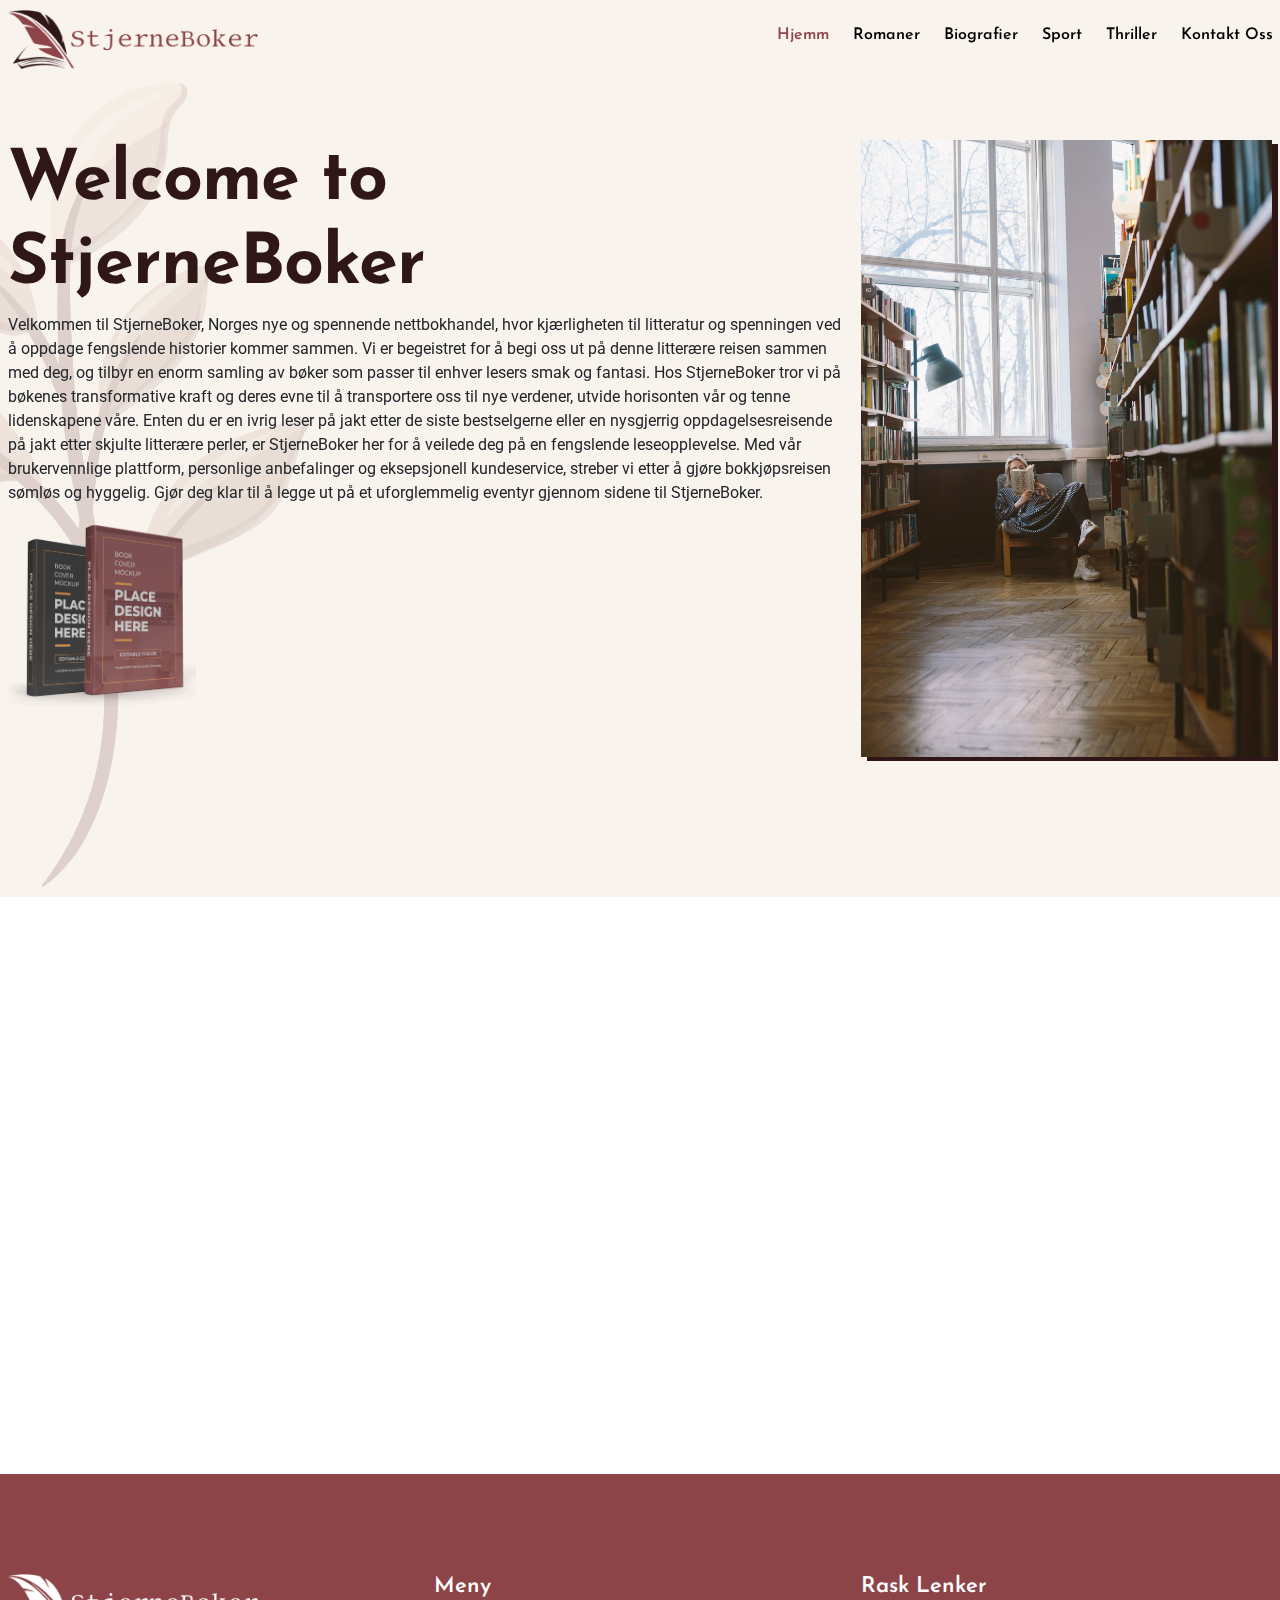
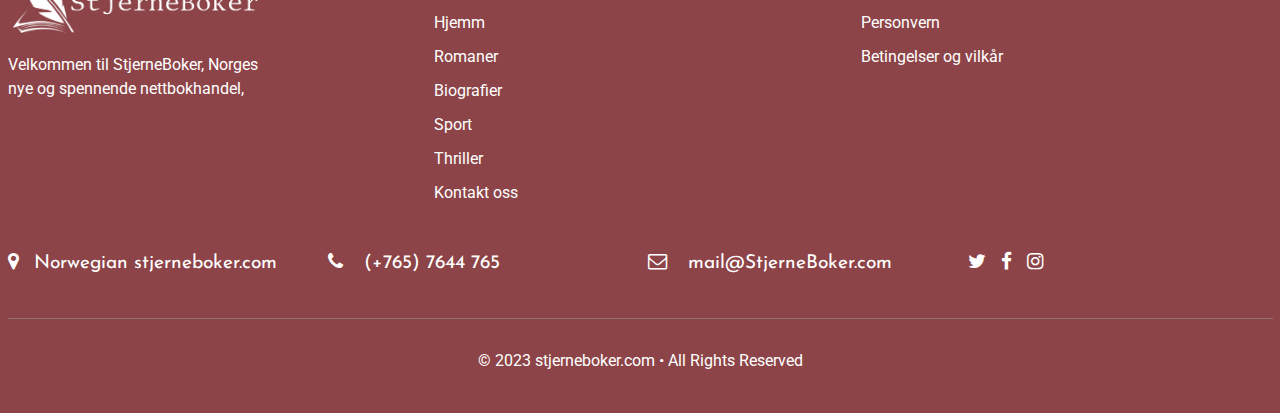
<file: index.html>
<!DOCTYPE html>
<html lang="en">

<head>
    <meta charset="utf-8">
    <meta name="viewport" content="width=device-width, initial-scale=1">
    <link rel="stylesheet" href="https://cdnjs.cloudflare.com/ajax/libs/font-awesome/4.7.0/css/font-awesome.min.css">
    <link rel="stylesheet" href="css/style.css">
    <link rel="stylesheet" href="css/bootstrap.css">
    <link rel="stylesheet" href="css/responsive.css">
    <link rel="stylesheet" href="css/aos.css">
    <link rel="icon" href="img/FAV.png" type="image/x-icon">
    <title>Home</title>
</head>

<body>
    <!-- site-header start -->
    <header class="site-header">
        <div class="container">
            <div class="site-logo">
                <a href="index.html"><img src="img/logo.png" alt="site-logo"></a>
            </div>
            <nav class="site-nav">
                <ul>
                    <li><a href="index.html" class=" menu active">Hjemm</a></li>
                    <li><a href="romaner.html">Romaner</a></li>
                    <li><a href="biografier.html">Biografier </a></li>
                    <li><a href="sport.html">Sport</a></li>
                    <li><a href="thriller.html">Thriller</a></li>
                    <li><a href="kontakt-oss.html">Kontakt oss
                        </a></li>
                    <div class="closed-menu">
                        <span>×</span>
                    </div>
                </ul>
            </nav>
            <div class="menu-toggle">
                <div class="bar-1"></div>
                <div class="bar-2"></div>
                <div class="bar-3"></div>
            </div>
        </div>
    </header>
    <!-- site header end -->
    <!-- site banner start -->
    <section class="banner">
        <div class="container">
            <div class="bnr-iner">
                <div class="row">
                    <div class="col-lg-8">
                        <div class="bnr-text" data-aos="fade-right">
                            <h1 class="iam">Welcome to StjerneBoker</h1>
                            <p>Velkommen til StjerneBoker, Norges nye og spennende nettbokhandel, hvor kjærligheten til
                                litteratur og spenningen ved å oppdage fengslende historier kommer sammen. Vi er
                                begeistret for å begi oss ut på denne litterære reisen sammen med deg, og tilbyr en
                                enorm samling av bøker som passer til enhver lesers smak og fantasi. Hos StjerneBoker
                                tror vi på bøkenes transformative kraft og deres evne til å transportere oss til nye
                                verdener, utvide horisonten vår og tenne lidenskapene våre. Enten du er en ivrig leser
                                på jakt etter de siste bestselgerne eller en nysgjerrig oppdagelsesreisende på jakt
                                etter skjulte litterære perler, er StjerneBoker her for å veilede deg på en fengslende
                                leseopplevelse. Med vår brukervennlige plattform, personlige anbefalinger og
                                eksepsjonell kundeservice, streber vi etter å gjøre bokkjøpsreisen sømløs og hyggelig.
                                Gjør deg klar til å legge ut på et uforglemmelig eventyr gjennom sidene til
                                StjerneBoker.
                            </p>

                            <div class="what-need">
                                <div class="row">
                                    <div class="col-lg-12">
                                        <div class="book-img">
                                            <img src="img/books.png" alt="">
                                        </div>
                                    </div>

                                </div>
                            </div>
                        </div>
                    </div>
                    <div class="col-lg-4">
                        <div class="bnr-img" data-aos="fade-left">
                            <img src="img/bnr-books.jpeg" alt="">
                        </div>
                    </div>

                </div>
            </div>
        </div>
        <div class="sakura">
            <img src="img/Sakura.png" alt="">
        </div>
    </section>
    <!-- site banner start -->
    <!-- Don't miss out-->
    <div class="miss-out">
        <div class="container">
            <div class="miss-out-iner">
                <div class="row">
                    <div class="col-lg-6">
                        <div class="text-miss-out" data-aos="fade-right">
                            <h2>Ikke gå glipp av
                            </h2>
                            <p>Med et så stort utvalg av interessante bøker nå tilgjengelig, kan det være en utfordring
                                å
                                velge riktig bok. Det er avgjørende å finne boken som passer best til det du leter
                                etter.
                                Ikke kast bort tiden din på å lete etter middelmådige bøker. La oss gjøre jobben for
                                deg.
                            </p>
                        </div>
                    </div>
                    <div class="col-lg-6">
                        <div class="miss-img" data-aos="fade-left">
                            <img src="img/miss-out.jpeg" alt="">
                        </div>
                    </div>
                </div>
            </div>
        </div>
    </div>
    <!-- Don't miss out-->
    <!-- footer -->
    <footer>
        <div class="container">
            <div class="footer-inner">
                <div class="row">
                    <div class="col-lg-4">
                        <div class="footerp-logo">
                            <a href="index.html">
                                <img src="img/footer-logo.png" alt="">
                            </a>
                            <p>Velkommen til StjerneBoker, Norges nye og spennende nettbokhandel, </p>
                        </div>
                    </div>
                    <div class="col-lg-4">
                        <div class="navigation">
                            <h3>Meny</h3>
                            <ul>
                                <li><a href="index.html" class=" menu ">Hjemm</a></li>
                                <li><a href="romaner.html">Romaner</a></li>
                                <li><a href="biografier.html">Biografier </a></li>
                                <li><a href="sport.html">Sport</a></li>
                                <li><a href="thriller.html">Thriller</a></li>
                                <li><a href="kontakt-oss.html">Kontakt oss
                                    </a></li>
                            </ul>
                        </div>
                    </div>
                    <div class="col-lg-4">
                        <div class="navigation">
                            <h3>Rask Lenker</h3>
                            <ul>
                                <li><a href="personvern.html">Personvern</a></li>
                                <li><a href="vilkar-og-betingelser.html">Betingelser og vilkår
                                    </a></li>
                            </ul>
                        </div>
                    </div>

                </div>
                <div class="social-icon">
                    <div class="row">
                        <div class="col-lg-3">
                            <div class="social-icon-iner">
                                <p><i class="fa fa-map-marker" aria-hidden="true"></i>Norwegian stjerneboker.com
                                </p>
                            </div>
                        </div>
                        <div class="col-lg-3">
                            <div class="social-icon-iner">
                                <a href="tel:(+765) 7644 765"><i class="fa fa-phone" aria-hidden="true"></i>
                                    (+765) 7644 765</a>
                            </div>
                        </div>
                        <div class="col-lg-3">
                            <div class="social-icon-iner">
                                <a href="mailto:mail@StjerneBoker.com"><i class="fa fa-envelope-o"
                                        aria-hidden="true"></i>
                                    mail@StjerneBoker.com</a>
                            </div>
                        </div>
                        <div class="col-lg-3">
                            <div class="social-icon-iner">
                                <ul>
                                    <li><a href=""><i class="fa fa-twitter" aria-hidden="true"></i>
                                        </a></li>
                                    <li><a href=""><i class="fa fa-facebook" aria-hidden="true"></i>
                                        </a></li>
                                    <li><a href=""><i class="fa fa-instagram" aria-hidden="true"></i>
                                        </a></li>
                                </ul>
                            </div>
                        </div>
                    </div>
                </div>
                <div class="copy-right">
                    <p>© 2023 stjerneboker.com • All Rights Reserved
                    </p>
                </div>
            </div>
        </div>
    </footer>
    <!--  -->
    <a id="button"></a>
    <!--  -->
    <!-- footer -->
    <!-- script -->
    <script src="https://ajax.googleapis.com/ajax/libs/jquery/3.6.4/jquery.min.js"></script>
    <script src="https://cdnjs.cloudflare.com/ajax/libs/OwlCarousel2/2.3.4/owl.carousel.min.js"
        integrity="sha512-bPs7Ae6pVvhOSiIcyUClR7/q2OAsRiovw4vAkX+zJbw3ShAeeqezq50RIIcIURq7Oa20rW2n2q+fyXBNcU9lrw=="
        crossorigin="anonymous" referrerpolicy="no-referrer"></script>
    <script>
        jQuery(document).ready(function () {
            jQuery(".menu-toggle").click(function () {
                jQuery("body").addClass("toggle");
            });
        });

        jQuery(document).ready(function () {
            jQuery(".closed-menu").click(function () {
                jQuery("body").removeClass("toggle");
            });
        });
    </script>


    <script>
        $(document).ready(function () {
            $(window).scroll(function () {
                var header = $("header");
                header.toggleClass("sticky", $(window).scrollTop() > 10);
            });
        });

    </script>
    <script>
        var btn = $('#button');

        $(window).scroll(function () {
            if ($(window).scrollTop() > 300) {
                btn.addClass('show');
            } else {
                btn.removeClass('show');
            }
        });

        btn.on('click', function (e) {
            e.preventDefault();
            $('html, body').animate({ scrollTop: 0 }, '300');
        });
    </script>
    <script src="js/unpkg.com_aos.js"></script>
    <script>
        AOS.init({
            duration: 1200,
        })
    </script>

</body>

</html>
</file>
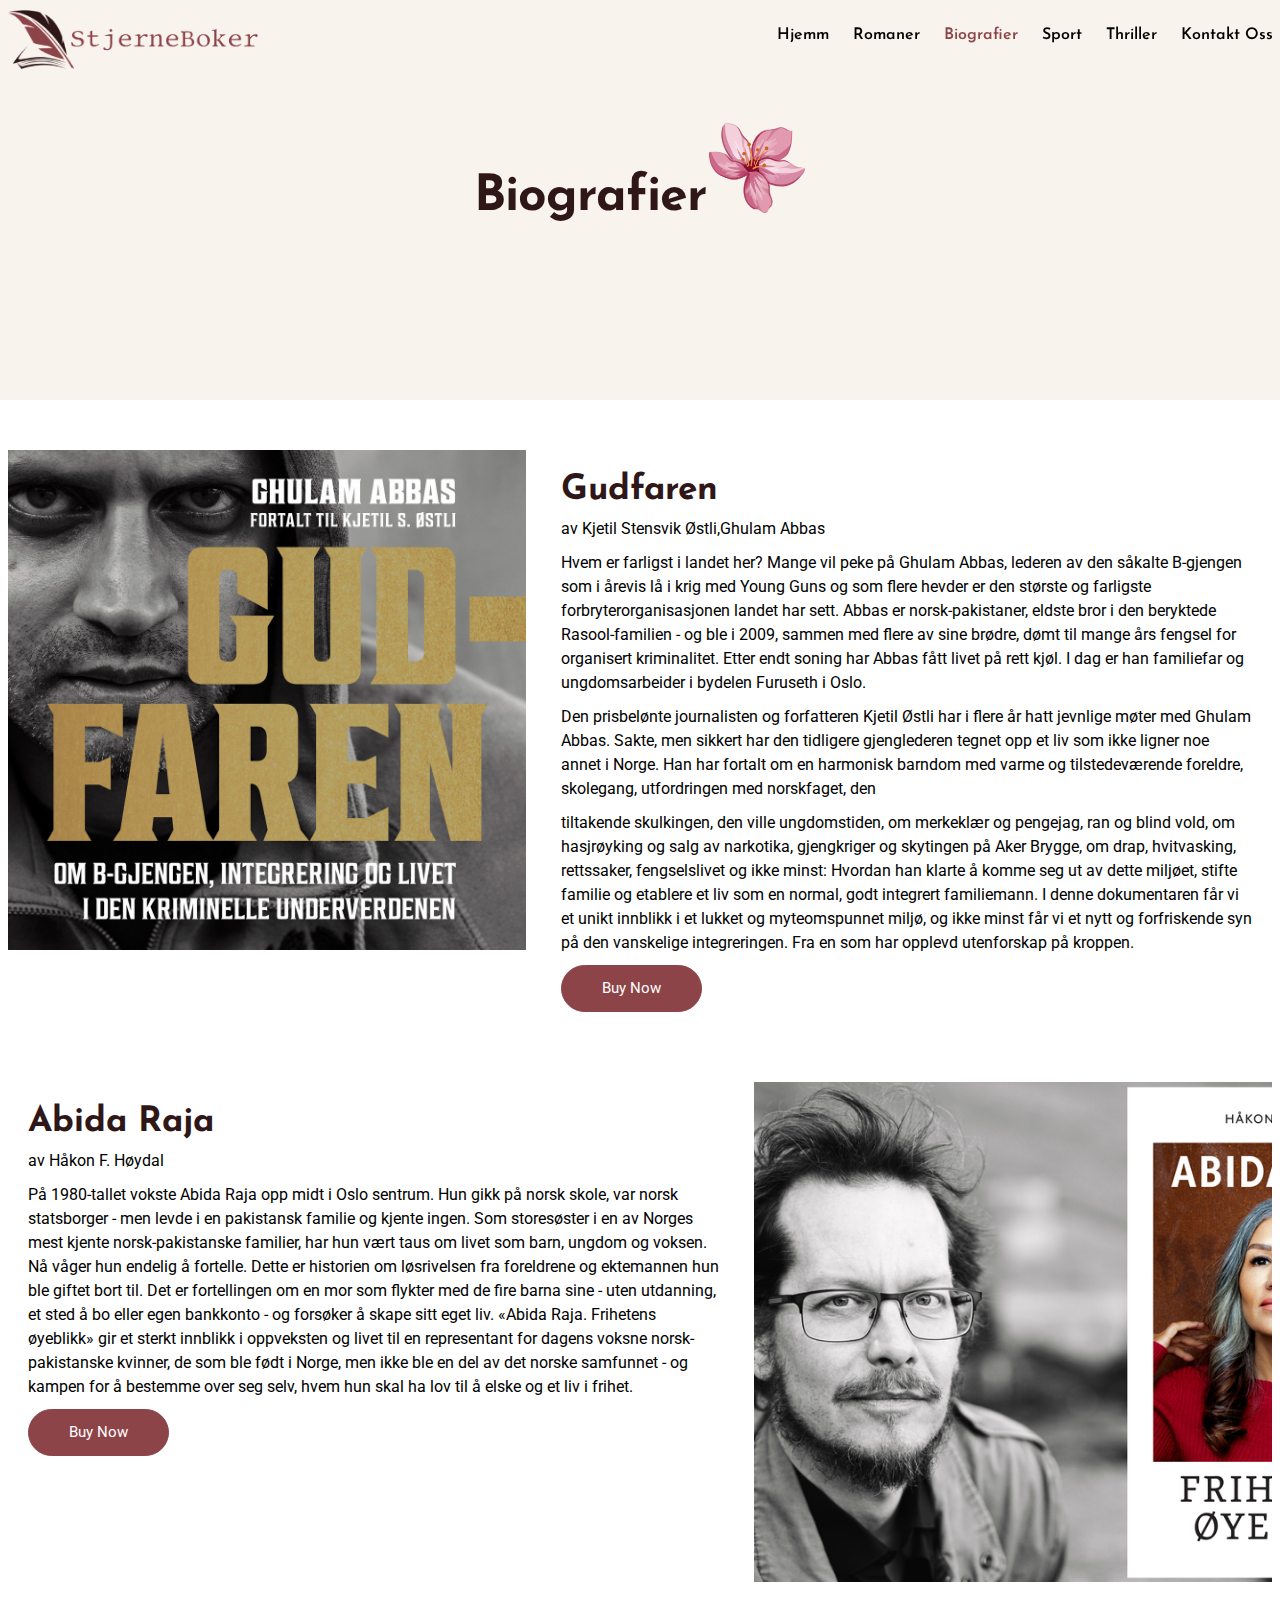
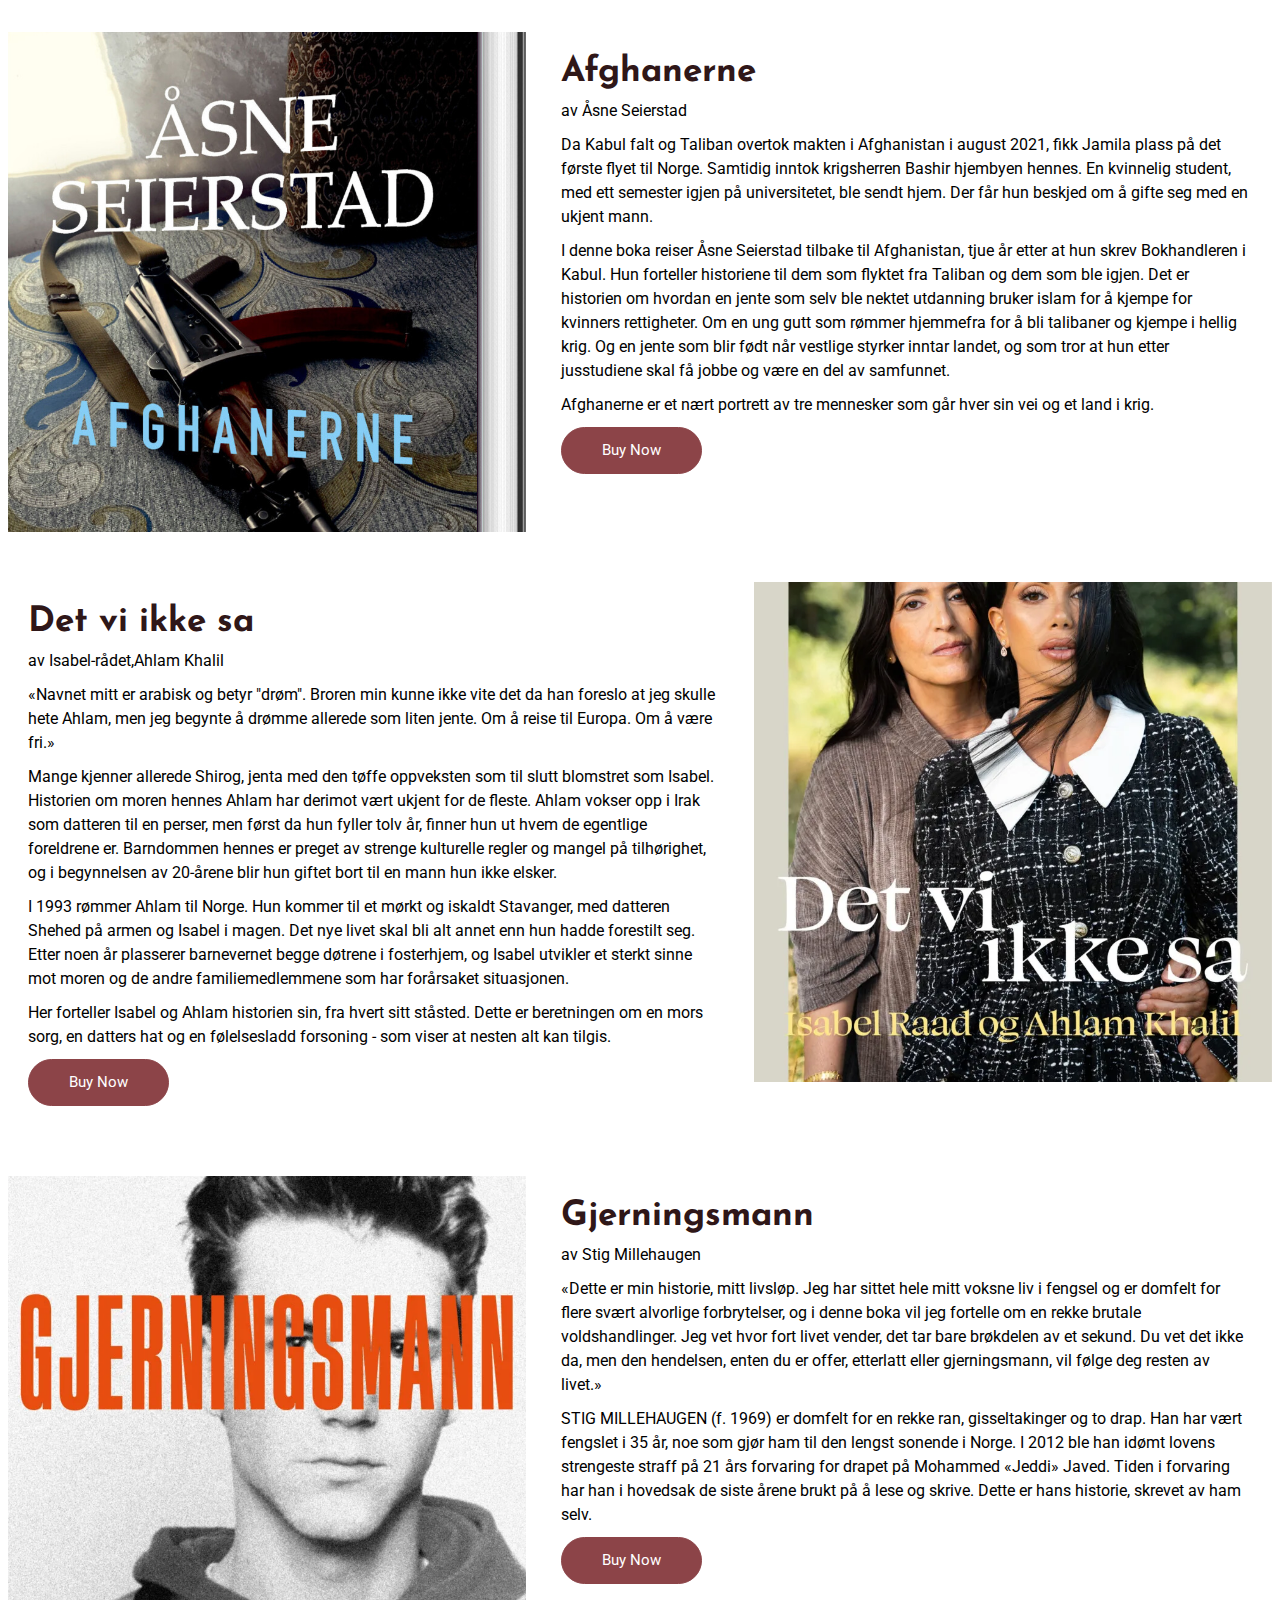
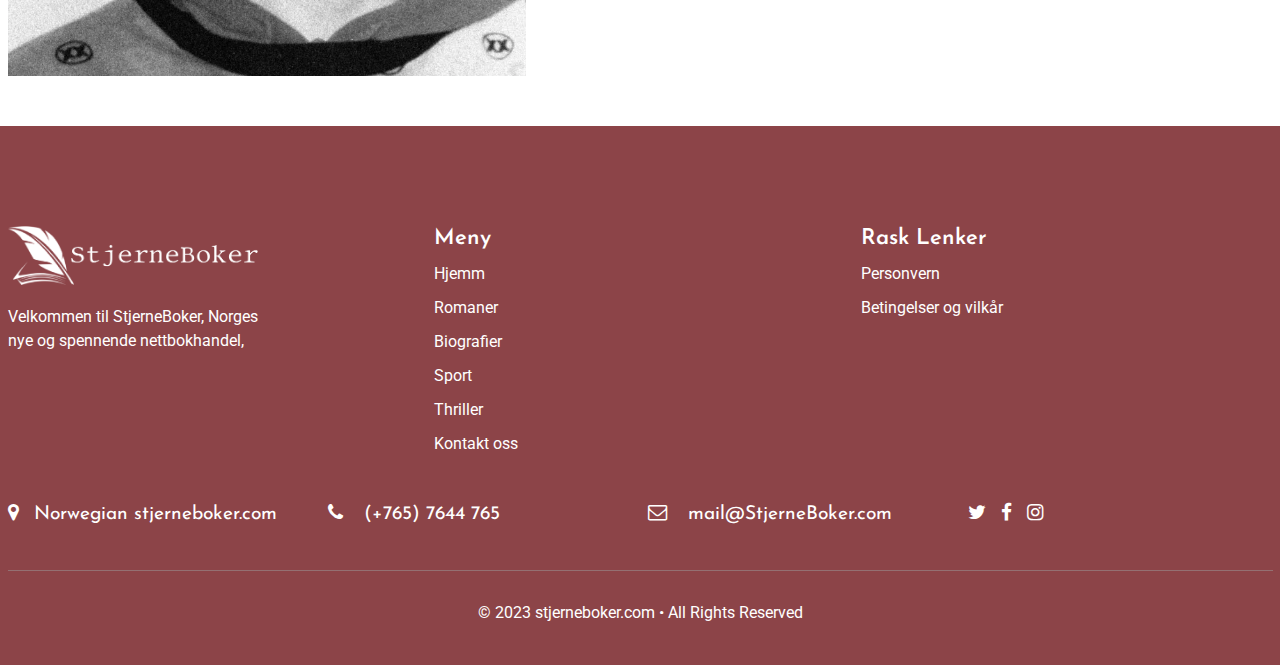
<file: biografier.html>
<!DOCTYPE html>
<html lang="en">

<head>
    <meta charset="utf-8">
    <meta name="viewport" content="width=device-width, initial-scale=1">
    <link rel="stylesheet" href="https://cdnjs.cloudflare.com/ajax/libs/font-awesome/4.7.0/css/font-awesome.min.css">
    <link rel="stylesheet" href="css/style.css">
    <link rel="stylesheet" href="css/bootstrap.css">
    <link rel="stylesheet" href="css/responsive.css">
    <link rel="icon" href="img/FAV.png" type="image/x-icon">
    <link rel="stylesheet" href="css/aos.css">
    <title>Biografier</title>
</head>

<body>
    <!-- site-header start -->
    <header class="site-header">
        <div class="container">
            <div class="site-logo">
                <a href="index.html"><img src="img/logo.png" alt="site-logo"></a>
            </div>
            <nav class="site-nav">
                <ul>
                    <li><a href="index.html" class=" menu">Hjemm</a></li>
                    <li><a href="romaner.html" class="">Romaner</a></li>
                    <li><a href="biografier.html" class="active">Biografier </a></li>
                    <li><a href="sport.html">Sport</a></li>
                    <li><a href="thriller.html">Thriller</a></li>
                    <li><a href="kontakt-oss.html">Kontakt oss
                        </a></li>
                    <div class="closed-menu">
                        <span>×</span>
                    </div>
                </ul>
            </nav>
            <div class="menu-toggle">
                <div class="bar-1"></div>
                <div class="bar-2"></div>
                <div class="bar-3"></div>
            </div>
        </div>
    </header>
    <!-- site header end -->
    <!-- site banner start -->
    <section class="banner romaner">
        <div class="container">
            <div class="main-romaner">
                <div class="flawer" data-aos="zoom-in">
                    <img src="img/flawer.png" alt="">
                </div>
                <div class="romaner-bnr-text" data-aos="fade-right">
                    <h1>Biografier</h1>
                </div>
            </div>
        </div>
    </section>
    <!-- site banner start -->
    <!-- Romaner cards -->
    <div class="biografier">
        <div class="container">
            <div class="biografier-inner">
                <div class="row">
                    <div class="col-lg-5">
                        <div class="biografier-img">
                            <a href="https://tales.no/gudfaren_kjetil-stensvik-oestli_9788202714925" target="_blank">
                                <img src="img/gudfaren.jpg" alt="">
                            </a>
                        </div>
                    </div>
                    <div class="col-lg-7">
                        <div class="biografier-text">
                            <h3>Gudfaren</h3>
                            <p>av Kjetil Stensvik Østli,Ghulam Abbas
                            </p>
                            <div class="tales">
                                <p>Hvem er farligst i landet her? Mange vil peke på Ghulam Abbas, lederen av den såkalte
                                    B-gjengen som i årevis lå i krig med Young Guns og som flere hevder er den største
                                    og farligste forbryterorganisasjonen landet har sett. Abbas er norsk-pakistaner,
                                    eldste bror i den beryktede Rasool-familien - og ble i 2009, sammen med flere av
                                    sine brødre, dømt til mange års fengsel for organisert kriminalitet. Etter endt
                                    soning har Abbas fått livet på rett kjøl. I dag er han familiefar og ungdomsarbeider
                                    i bydelen Furuseth i Oslo.
                                </p>
                                <p>Den prisbelønte journalisten og forfatteren Kjetil Østli har i flere år hatt jevnlige
                                    møter med Ghulam Abbas. Sakte, men sikkert har den tidligere gjenglederen tegnet opp
                                    et liv som ikke ligner noe annet i Norge. Han har fortalt om en harmonisk barndom
                                    med varme og tilstedeværende foreldre, skolegang, utfordringen med norskfaget, den
                                </p>
                                <p>tiltakende skulkingen, den ville ungdomstiden, om merkeklær og pengejag, ran og blind
                                    vold, om hasjrøyking og salg av narkotika, gjengkriger og skytingen på Aker Brygge,
                                    om drap, hvitvasking, rettssaker, fengselslivet og ikke minst: Hvordan han klarte å
                                    komme seg ut av dette miljøet, stifte familie og etablere et liv som en normal, godt
                                    integrert familiemann. I denne dokumentaren får vi et unikt innblikk i et lukket og
                                    myteomspunnet miljø, og ikke minst får vi et nytt og forfriskende syn på den
                                    vanskelige integreringen. Fra en som har opplevd utenforskap på kroppen.
                                </p>
                                <a href="https://tales.no/gudfaren_kjetil-stensvik-oestli_9788202714925" target="_blank">Buy Now</a>
                            </div>
                        </div>
                    </div>
                </div>
            </div>
            <div class="biografier-inner namo">
                <div class="row">
                    <div class="col-lg-7">
                        <div class="biografier-text">
                            <h3>Abida Raja
                            </h3>
                            <p>av Håkon F. Høydal
                            </p>
                            <div class="tales">
                                <p>På 1980-tallet vokste Abida Raja opp midt i Oslo sentrum. Hun gikk på norsk skole,
                                    var norsk statsborger - men levde i en pakistansk familie og kjente ingen.
                                    Som storesøster i en av Norges mest kjente norsk-pakistanske familier, har hun vært
                                    taus om livet som barn, ungdom og voksen. Nå våger hun endelig å fortelle.
                                    Dette er historien om løsrivelsen fra foreldrene og ektemannen hun ble giftet bort
                                    til. Det er fortellingen om en mor som flykter med de fire barna sine - uten
                                    utdanning, et sted å bo eller egen bankkonto - og forsøker å skape sitt eget liv.
                                    «Abida Raja. Frihetens øyeblikk» gir et sterkt innblikk i oppveksten og livet til en
                                    representant for dagens voksne norsk-pakistanske kvinner, de som ble født i Norge,
                                    men ikke ble en del av det norske samfunnet - og kampen for å bestemme over seg
                                    selv, hvem hun skal ha lov til å elske og et liv i frihet.
                                </p>
                                <a href="https://tales.no/abida-raja_haakon-f-hoeydal_9788272017261" target="_blank">Buy Now</a>
                            </div>
                        </div>
                    </div>
                    <div class="col-lg-5">
                        <div class="biografier-img">
                            <a href="https://tales.no/abida-raja_haakon-f-hoeydal_9788272017261" target="_blank">
                                <img src="img/Abida.png" alt="">
                            </a>
                        </div>
                    </div>

                </div>
            </div>
            <div class="biografier-inner namo">
                <div class="row">
                    <div class="col-lg-5">
                        <div class="biografier-img">
                            <a href="https://tales.no/afghanerne_aasne-seierstad_9788272017995" target="_blank">
                                <img src="img/afghanerne.jpg" alt="">
                            </a>
                        </div>
                    </div>
                    <div class="col-lg-7">
                        <div class="biografier-text">
                            <h3>Afghanerne
                            </h3>
                            <p>av Åsne Seierstad

                            </p>
                            <div class="tales">
                                <p>Da Kabul falt og Taliban overtok makten i Afghanistan i august 2021, fikk Jamila
                                    plass på det første flyet til Norge. Samtidig inntok krigsherren Bashir hjembyen
                                    hennes. En kvinnelig student, med ett semester igjen på universitetet, ble sendt
                                    hjem. Der får hun beskjed om å gifte seg med en ukjent mann.

                                </p>
                                <p>I denne boka reiser Åsne Seierstad tilbake til Afghanistan, tjue år etter at hun
                                    skrev Bokhandleren i Kabul. Hun forteller historiene til dem som flyktet fra Taliban
                                    og dem som ble igjen. Det er historien om hvordan en jente som selv ble nektet
                                    utdanning bruker islam for å kjempe for kvinners rettigheter. Om en ung gutt som
                                    rømmer hjemmefra for å bli talibaner og kjempe i hellig krig. Og en jente som blir
                                    født når vestlige styrker inntar landet, og som tror at hun etter jusstudiene skal
                                    få jobbe og være en del av samfunnet.
                                </p>
                                <p>Afghanerne er et nært portrett av tre mennesker som går hver sin vei og et land i
                                    krig.
                                </p>
                                <a href="https://tales.no/afghanerne_aasne-seierstad_9788272017995" target="_blank">Buy Now</a>
                            </div>
                        </div>
                    </div>
                </div>
            </div>
            <div class="biografier-inner namo">
                <div class="row">
                    <div class="col-lg-7">
                        <div class="biografier-text">
                            <h3>Det vi ikke sa
                            </h3>
                            <p>av Isabel-rådet,Ahlam Khalil
                            </p>
                            <div class="tales">
                                <p>«Navnet mitt er arabisk og betyr "drøm". Broren min kunne ikke vite det da han
                                    foreslo at jeg skulle hete Ahlam, men jeg begynte å drømme allerede som liten jente.
                                    Om å reise til Europa. Om å være fri.»
                                </p>
                                <p>Mange kjenner allerede Shirog, jenta med den tøffe oppveksten som til slutt blomstret
                                    som Isabel. Historien om moren hennes Ahlam har derimot vært ukjent for de fleste.
                                    Ahlam vokser opp i Irak som datteren til en perser, men først da hun fyller tolv år,
                                    finner hun ut hvem de egentlige foreldrene er. Barndommen hennes er preget av
                                    strenge kulturelle regler og mangel på tilhørighet, og i begynnelsen av 20-årene
                                    blir hun giftet bort til en mann hun ikke elsker.
                                </p>
                                <p>I 1993 rømmer Ahlam til Norge. Hun kommer til et mørkt og iskaldt Stavanger, med
                                    datteren Shehed på armen og Isabel i magen. Det nye livet skal bli alt annet enn hun
                                    hadde forestilt seg. Etter noen år plasserer barnevernet begge døtrene i fosterhjem,
                                    og Isabel utvikler et sterkt sinne mot moren og de andre familiemedlemmene som har
                                    forårsaket situasjonen.
                                </p>
                                <p>Her forteller Isabel og Ahlam historien sin, fra hvert sitt ståsted. Dette er
                                    beretningen om en mors sorg, en datters hat og en følelsesladd forsoning - som viser
                                    at nesten alt kan tilgis.
                                </p>
                                <a href="https://tales.no/det-vi-ikke-sa_isabel-raad_9788242974730" target="_blank">Buy Now</a>
                            </div>
                        </div>
                    </div>
                    <div class="col-lg-5">
                        <div class="biografier-img">
                            <a href="https://tales.no/det-vi-ikke-sa_isabel-raad_9788242974730" target="_blank">
                                <img src="img/det.webp" alt="">
                            </a>
                        </div>
                    </div>

                </div>
            </div>
            <div class="biografier-inner namo">
                <div class="row">
                    <div class="col-lg-5">
                        <div class="biografier-img">
                            <a href="https://tales.no/gjerningsmann_stig-millehaugen_9788232805761" target="_blank">
                                <img src="img/gjernig.webp" alt="">
                            </a>
                        </div>
                    </div>
                    <div class="col-lg-7">
                        <div class="biografier-text">
                            <h3>Gjerningsmann
                            </h3>
                            <p>av Stig Millehaugen
                            </p>
                            <div class="tales">
                                <p>«Dette er min historie, mitt livsløp. Jeg har sittet hele mitt voksne liv i fengsel
                                    og er domfelt for flere svært alvorlige forbrytelser, og i denne boka vil jeg
                                    fortelle om en rekke brutale voldshandlinger. Jeg vet hvor fort livet vender, det
                                    tar bare brøkdelen av et sekund. Du vet det ikke da, men den hendelsen, enten du er
                                    offer, etterlatt eller gjerningsmann, vil følge deg resten av livet.»
                                </p>
                                <p>STIG MILLEHAUGEN (f. 1969) er domfelt for en rekke ran, gisseltakinger og to drap.
                                    Han har vært fengslet i 35 år, noe som gjør ham til den lengst sonende i Norge. I
                                    2012 ble han idømt lovens strengeste straff på 21 års forvaring for drapet på
                                    Mohammed «Jeddi» Javed. Tiden i forvaring har han i hovedsak de siste årene brukt på
                                    å lese og skrive. Dette er hans historie, skrevet av ham selv.

                                </p>
                                <a href="https://tales.no/gjerningsmann_stig-millehaugen_9788232805761" target="_blank">Buy Now</a>
                            </div>
                        </div>
                    </div>
                </div>
            </div>
        </div>
    </div>
    <!-- cards -->
    <!-- footer -->
    <footer>
        <div class="container">
            <div class="footer-inner">
                <div class="row">
                    <div class="col-lg-4">
                        <div class="footerp-logo">
                            <a href="index.html">
                                <img src="img/footer-logo.png" alt="">
                            </a>
                            <p>Velkommen til StjerneBoker, Norges nye og spennende nettbokhandel, </p>
                        </div>
                    </div>
                    <div class="col-lg-4">
                        <div class="navigation">
                            <h3>Meny</h3>
                            <ul>
                                <li><a href="index.html" class=" menu ">Hjemm</a></li>
                                <li><a href="romaner.html">Romaner</a></li>
                                <li><a href="biografier.html">Biografier </a></li>
                                <li><a href="sport.html">Sport</a></li>
                                <li><a href="thriller.html">Thriller</a></li>
                                <li><a href="kontakt-oss.html">Kontakt oss
                                    </a></li>
                            </ul>
                        </div>
                    </div>
                    <div class="col-lg-4">
                        <div class="navigation">
                            <h3>Rask Lenker</h3>
                            <ul>
                                <li><a href="personvern.html">Personvern</a></li>
                                <li><a href="vilkar-og-betingelser.html">Betingelser og vilkår
                                    </a></li>
                            </ul>
                        </div>
                    </div>

                </div>
                <div class="social-icon">
                    <div class="row">
                        <div class="col-lg-3">
                            <div class="social-icon-iner">
                                <p><i class="fa fa-map-marker" aria-hidden="true"></i>Norwegian stjerneboker.com
                                </p>
                            </div>
                        </div>
                        <div class="col-lg-3">
                            <div class="social-icon-iner">
                                <a href="tel:(+765) 7644 765"><i class="fa fa-phone" aria-hidden="true"></i>
                                    (+765) 7644 765</a>
                            </div>
                        </div>
                        <div class="col-lg-3">
                            <div class="social-icon-iner">
                                <a href="mailto:mail@StjerneBoker.com"><i class="fa fa-envelope-o"
                                        aria-hidden="true"></i>
                                    mail@StjerneBoker.com</a>
                            </div>
                        </div>
                        <div class="col-lg-3">
                            <div class="social-icon-iner">
                                <ul>
                                    <li><a href=""><i class="fa fa-twitter" aria-hidden="true"></i>
                                        </a></li>
                                    <li><a href=""><i class="fa fa-facebook" aria-hidden="true"></i>
                                        </a></li>
                                    <li><a href=""><i class="fa fa-instagram" aria-hidden="true"></i>
                                        </a></li>
                                </ul>
                            </div>
                        </div>
                    </div>
                </div>
                <div class="copy-right">
                    <p>© 2023 stjerneboker.com • All Rights Reserved
                    </p>
                </div>
            </div>
        </div>
    </footer>
    <a id="button">

    </a>
    <!-- footer -->
    <!-- script -->
    <script src="https://ajax.googleapis.com/ajax/libs/jquery/3.6.4/jquery.min.js"></script>
    <script src="https://cdnjs.cloudflare.com/ajax/libs/OwlCarousel2/2.3.4/owl.carousel.min.js"
        integrity="sha512-bPs7Ae6pVvhOSiIcyUClR7/q2OAsRiovw4vAkX+zJbw3ShAeeqezq50RIIcIURq7Oa20rW2n2q+fyXBNcU9lrw=="
        crossorigin="anonymous" referrerpolicy="no-referrer"></script>
    <script>
        jQuery(document).ready(function () {
            jQuery(".menu-toggle").click(function () {
                jQuery("body").addClass("toggle");
            });
        });

        jQuery(document).ready(function () {
            jQuery(".closed-menu").click(function () {
                jQuery("body").removeClass("toggle");
            });
        });
    </script>
    <script>
        $(document).ready(function () {
            $('ul li a').click(function () {
                $('li a').removeClass("active");
                $(this).addClass("active");
            });
        });
    </script>

    <script>
        $(document).ready(function () {
            $(window).scroll(function () {
                var header = $("header");
                header.toggleClass("sticky", $(window).scrollTop() > 10);
            });
        });

    </script>
    <script>
        var btn = $('#button');

        $(window).scroll(function () {
            if ($(window).scrollTop() > 300) {
                btn.addClass('show');
            } else {
                btn.removeClass('show');
            }
        });

        btn.on('click', function (e) {
            e.preventDefault();
            $('html, body').animate({ scrollTop: 0 }, '300');
        });
    </script>
    <script src="js/unpkg.com_aos.js"></script>
    <script>
        AOS.init({
            duration: 1200,
        })
    </script>
</body>

</html>
</file>
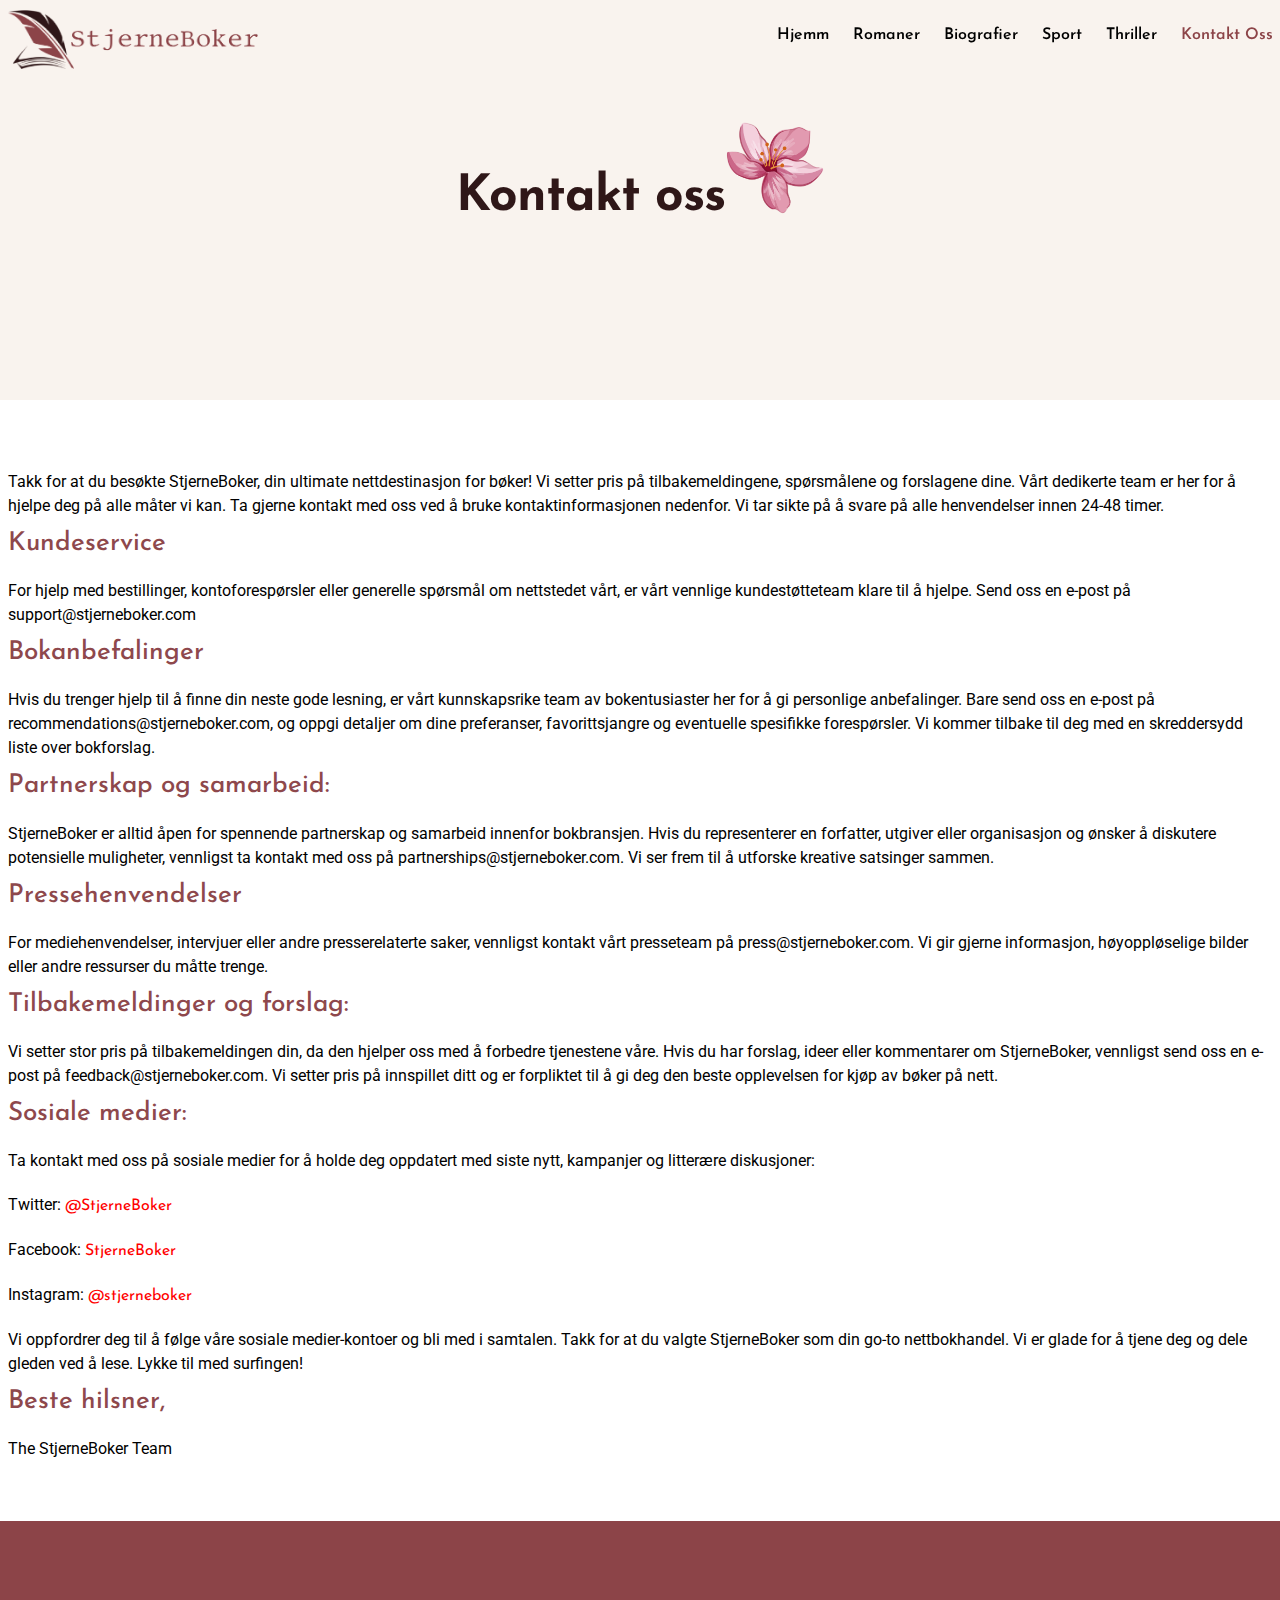
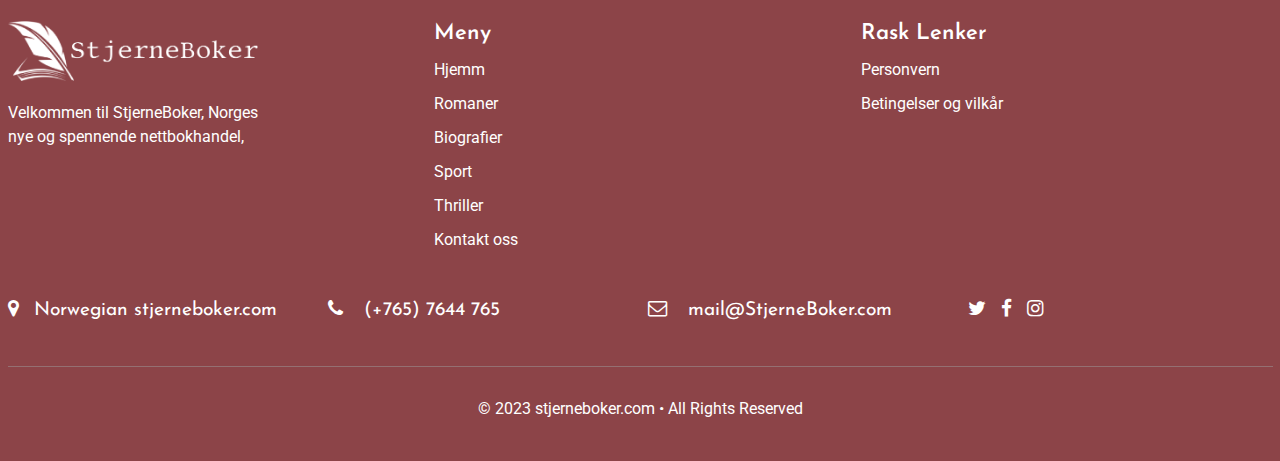
<file: kontakt-oss.html>
<!DOCTYPE html>
<html lang="en">

<head>
    <meta charset="utf-8">
    <meta name="viewport" content="width=device-width, initial-scale=1">
    <link rel="stylesheet" href="https://cdnjs.cloudflare.com/ajax/libs/font-awesome/4.7.0/css/font-awesome.min.css">
    <link rel="stylesheet" href="css/style.css">
    <link rel="stylesheet" href="css/bootstrap.css">
    <link rel="stylesheet" href="css/responsive.css">
    <link rel="icon" href="img/FAV.png" type="image/x-icon">
    <link rel="stylesheet" href="css/aos.css">
    <title>Kontakt Oss</title>
</head>

<body>
    <!-- site-header start -->
    <header class="site-header">
        <div class="container">
            <div class="site-logo">
                <a href="index.html"><img src="img/logo.png" alt="site-logo"></a>
            </div>
            <nav class="site-nav">
                <ul>
                    <li><a href="index.html" class=" menu">Hjemm</a></li>
                    <li><a href="romaner.html" class="">Romaner</a></li>
                    <li><a href="biografier.html">Biografier </a></li>
                    <li><a href="sport.html">Sport</a></li>
                    <li><a href="thriller.html">Thriller</a></li>
                    <li><a href="kontakt-oss.html" class="active">Kontakt oss
                        </a></li>
                    <div class="closed-menu">
                        <span>×</span>
                    </div>
                </ul>
            </nav>
            <div class="menu-toggle">
                <div class="bar-1"></div>
                <div class="bar-2"></div>
                <div class="bar-3"></div>
            </div>
        </div>
    </header>
    <!-- site header end -->
    <!-- site banner start -->
    <section class="banner romaner">
        <div class="container">
            <div class="main-romaner">
                <div class="flawer" data-aos="zoom-in">
                    <img src="img/flawer.png" alt="">
                </div>
                <div class="romaner-bnr-text" data-aos="fade-right">
                    <h1>Kontakt oss</h1>
                </div>
            </div>
        </div>
    </section>
    <!-- site banner start -->
    <!-- contact-page -->
    <div class="contact-page">
        <div class="container">
            <div class="contact-page-text">
                <p>Takk for at du besøkte StjerneBoker, din ultimate nettdestinasjon for bøker! Vi setter pris på
                    tilbakemeldingene, spørsmålene og forslagene dine. Vårt dedikerte team er her for å hjelpe deg på
                    alle måter vi kan. Ta gjerne kontakt med oss ​​ved å bruke kontaktinformasjonen nedenfor. Vi tar
                    sikte på å svare på alle henvendelser innen 24-48 timer.
                </p>
                <h5>Kundeservice</h5>
                <p>For hjelp med bestillinger, kontoforespørsler eller generelle spørsmål om nettstedet vårt, er vårt
                    vennlige kundestøtteteam klare til å hjelpe. Send oss ​​en e-post på support@stjerneboker.com
                </p>
                <h5>Bokanbefalinger</h5>
                <p>Hvis du trenger hjelp til å finne din neste gode lesning, er vårt kunnskapsrike team av
                    bokentusiaster her for å gi personlige anbefalinger. Bare send oss ​​en e-post på
                    recommendations@stjerneboker.com, og oppgi detaljer om dine preferanser, favorittsjangre og
                    eventuelle spesifikke forespørsler. Vi kommer tilbake til deg med en skreddersydd liste over
                    bokforslag.
                </p>
                <h5>Partnerskap og samarbeid:
                </h5>
                <p>StjerneBoker er alltid åpen for spennende partnerskap og samarbeid innenfor bokbransjen. Hvis du
                    representerer en forfatter, utgiver eller organisasjon og ønsker å diskutere potensielle muligheter,
                    vennligst ta kontakt med oss ​​på partnerships@stjerneboker.com. Vi ser frem til å utforske kreative
                    satsinger sammen.
                </p>
                <h5>Pressehenvendelser</h5>
                <p>For mediehenvendelser, intervjuer eller andre presserelaterte saker, vennligst kontakt vårt
                    presseteam på press@stjerneboker.com. Vi gir gjerne informasjon, høyoppløselige bilder eller andre
                    ressurser du måtte trenge.
                </p>
                <h5>Tilbakemeldinger og forslag:
                </h5>
                <p>Vi setter stor pris på tilbakemeldingen din, da den hjelper oss med å forbedre tjenestene våre. Hvis
                    du har forslag, ideer eller kommentarer om StjerneBoker, vennligst send oss ​​en e-post på
                    feedback@stjerneboker.com. Vi setter pris på innspillet ditt og er forpliktet til å gi deg den beste
                    opplevelsen for kjøp av bøker på nett.
                </p>
                <h5>Sosiale medier:
                </h5>
                <p>Ta kontakt med oss ​​på sosiale medier for å holde deg oppdatert med siste nytt, kampanjer og
                    litterære diskusjoner:</p>
                <p>Twitter: <a href="#">@StjerneBoker</a></p>
                <p>Facebook: <a href="#"> StjerneBoker</a></p>
                <p>Instagram: <a href="#">@stjerneboker</a></p>
                <p>Vi oppfordrer deg til å følge våre sosiale medier-kontoer og bli med i samtalen.
                    Takk for at du valgte StjerneBoker som din go-to nettbokhandel. Vi er glade for å tjene deg og dele
                    gleden ved å lese. Lykke til med surfingen!
                </p>
                <h5>Beste hilsner,</h5>
                <p>The StjerneBoker Team</p>
            </div>
        </div>
    </div>
    <!-- contact-page -->
    <!-- footer -->
    <footer>
        <div class="container">
            <div class="footer-inner">
                <div class="row">
                    <div class="col-lg-4">
                        <div class="footerp-logo">
                            <a href="index.html">
                                <img src="img/footer-logo.png" alt="">
                            </a>
                            <p>Velkommen til StjerneBoker, Norges nye og spennende nettbokhandel, </p>
                        </div>
                    </div>
                    <div class="col-lg-4">
                        <div class="navigation">
                            <h3>Meny</h3>
                            <ul>
                                <li><a href="index.html" class=" menu ">Hjemm</a></li>
                                <li><a href="romaner.html">Romaner</a></li>
                                <li><a href="biografier.html">Biografier </a></li>
                                <li><a href="sport.html">Sport</a></li>
                                <li><a href="thriller.html">Thriller</a></li>
                                <li><a href="kontakt-oss.html">Kontakt oss
                                    </a></li>
                            </ul>
                        </div>
                    </div>
                    <div class="col-lg-4">
                        <div class="navigation">
                            <h3>Rask Lenker</h3>
                            <ul>
                                <li><a href="personvern.html">Personvern</a></li>
                                <li><a href="vilkar-og-betingelser.html">Betingelser og vilkår
                                    </a></li>
                            </ul>
                        </div>
                    </div>

                </div>
                <div class="social-icon">
                    <div class="row">
                        <div class="col-lg-3">
                            <div class="social-icon-iner">
                                <p><i class="fa fa-map-marker" aria-hidden="true"></i>Norwegian stjerneboker.com
                                </p>
                            </div>
                        </div>
                        <div class="col-lg-3">
                            <div class="social-icon-iner">
                                <a href="tel:(+765) 7644 765"><i class="fa fa-phone" aria-hidden="true"></i>
                                    (+765) 7644 765</a>
                            </div>
                        </div>
                        <div class="col-lg-3">
                            <div class="social-icon-iner">
                                <a href="mailto:mail@StjerneBoker.com"><i class="fa fa-envelope-o"
                                        aria-hidden="true"></i>
                                    mail@StjerneBoker.com</a>
                            </div>
                        </div>
                        <div class="col-lg-3">
                            <div class="social-icon-iner">
                                <ul>
                                    <li><a href=""><i class="fa fa-twitter" aria-hidden="true"></i>
                                        </a></li>
                                    <li><a href=""><i class="fa fa-facebook" aria-hidden="true"></i>
                                        </a></li>
                                    <li><a href=""><i class="fa fa-instagram" aria-hidden="true"></i>
                                        </a></li>
                                </ul>
                            </div>
                        </div>
                    </div>
                </div>
                <div class="copy-right">
                    <p>© 2023 stjerneboker.com • All Rights Reserved
                    </p>
                </div>
            </div>
        </div>
    </footer>
    <a id="button">

    </a>
    <!-- footer -->
    <!-- script -->
    <script src="https://ajax.googleapis.com/ajax/libs/jquery/3.6.4/jquery.min.js"></script>
    <script src="https://cdnjs.cloudflare.com/ajax/libs/OwlCarousel2/2.3.4/owl.carousel.min.js"
        integrity="sha512-bPs7Ae6pVvhOSiIcyUClR7/q2OAsRiovw4vAkX+zJbw3ShAeeqezq50RIIcIURq7Oa20rW2n2q+fyXBNcU9lrw=="
        crossorigin="anonymous" referrerpolicy="no-referrer"></script>
    <script>
        jQuery(document).ready(function () {
            jQuery(".menu-toggle").click(function () {
                jQuery("body").addClass("toggle");
            });
        });

        jQuery(document).ready(function () {
            jQuery(".closed-menu").click(function () {
                jQuery("body").removeClass("toggle");
            });
        });
    </script>


    <script>
        $(document).ready(function () {
            $(window).scroll(function () {
                var header = $("header");
                header.toggleClass("sticky", $(window).scrollTop() > 10);
            });
        });

    </script>
    <script>
        var btn = $('#button');

        $(window).scroll(function () {
            if ($(window).scrollTop() > 300) {
                btn.addClass('show');
            } else {
                btn.removeClass('show');
            }
        });

        btn.on('click', function (e) {
            e.preventDefault();
            $('html, body').animate({ scrollTop: 0 }, '300');
        });
    </script>
    <script src="js/unpkg.com_aos.js"></script>
    <script>
        AOS.init({
            duration: 1200,
        })
    </script>
</body>

</html>
</file>
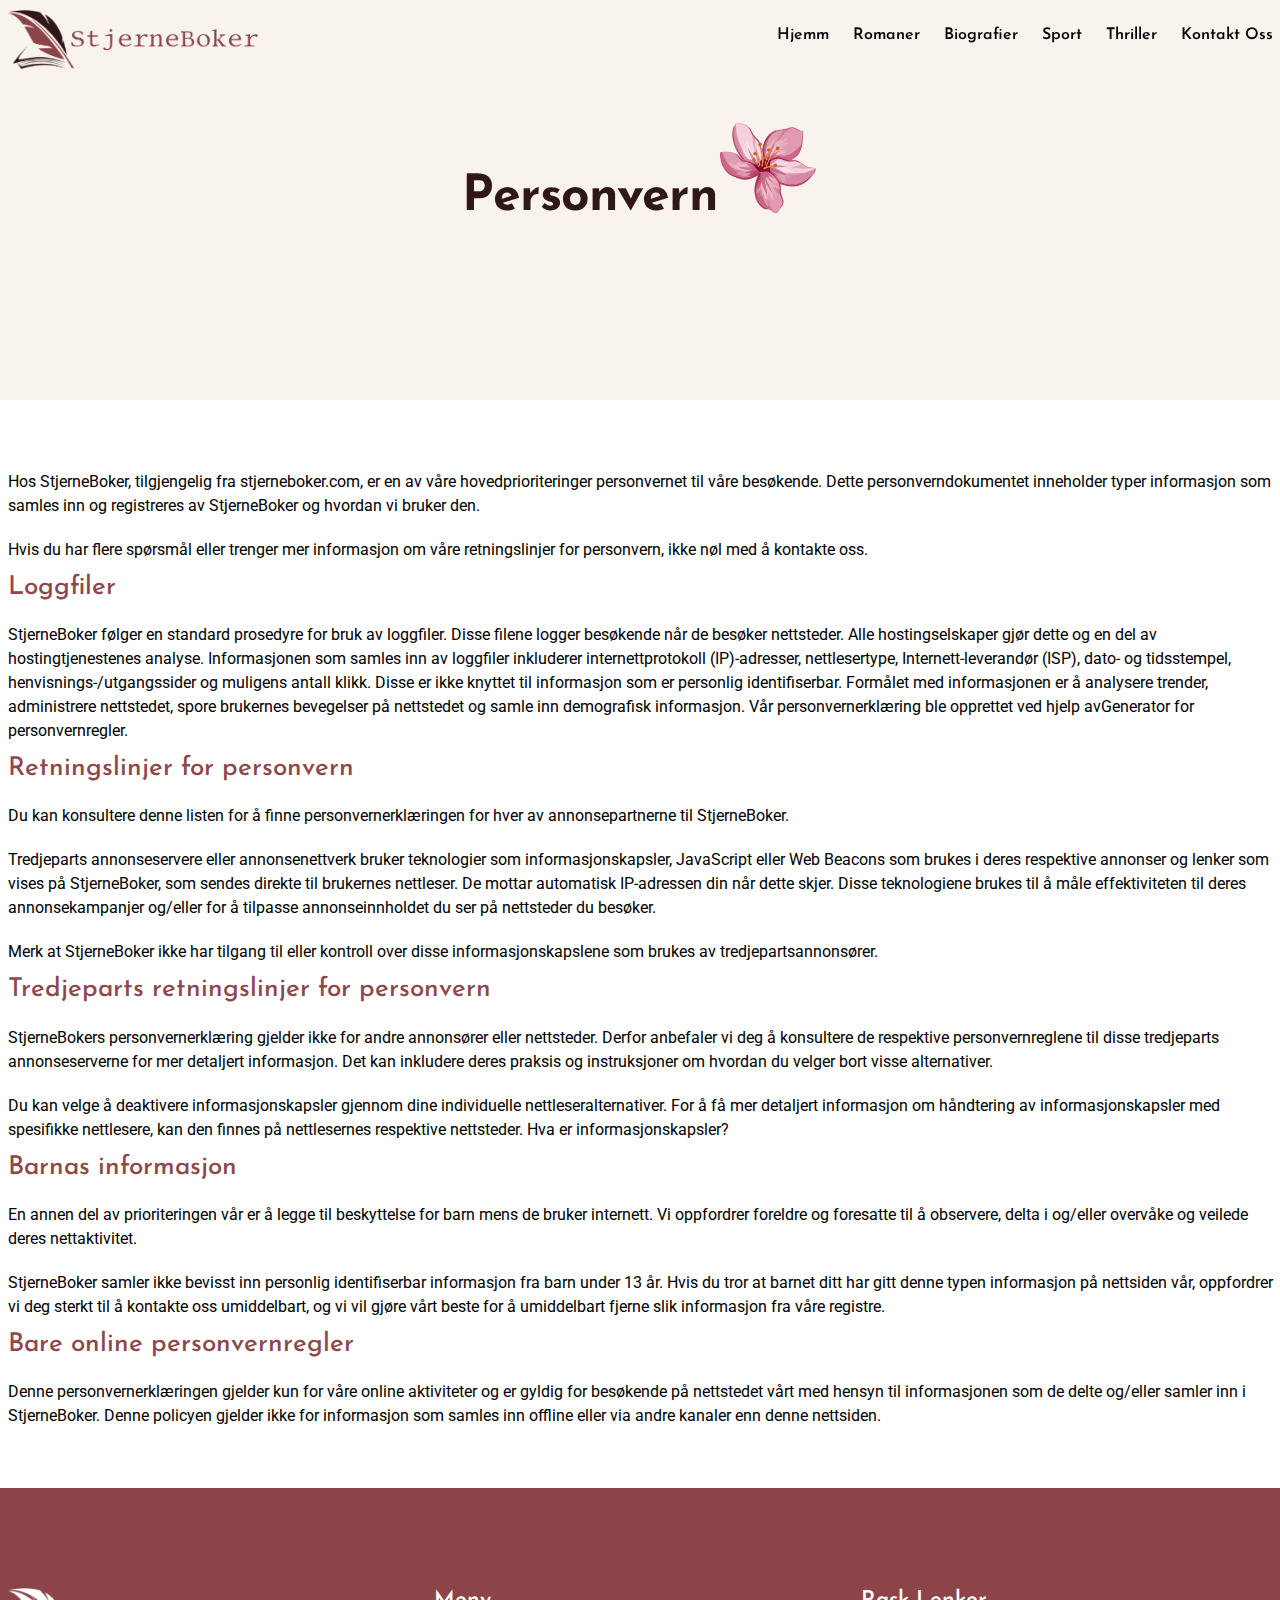
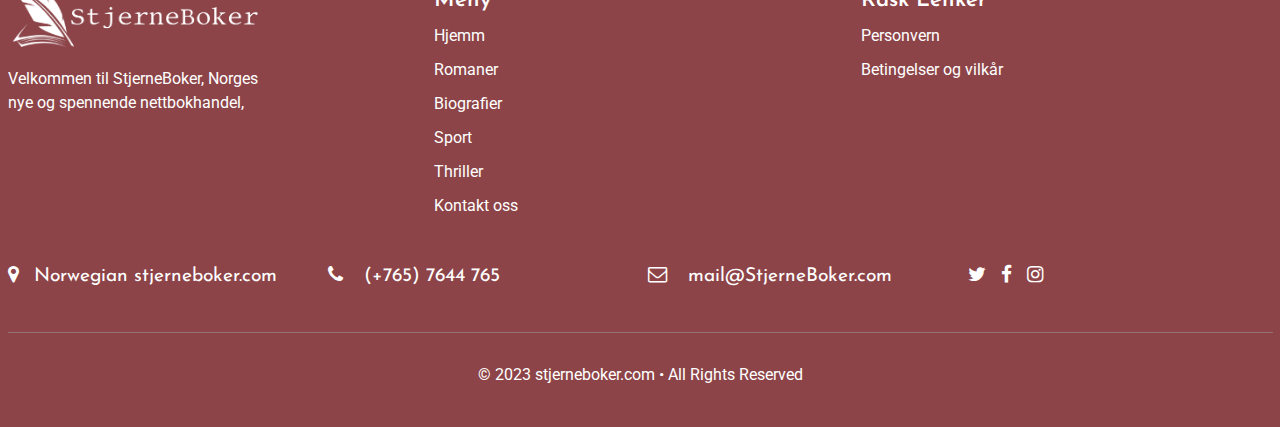
<file: personvern.html>
<!DOCTYPE html>
<html lang="en">

<head>
    <meta charset="utf-8">
    <meta name="viewport" content="width=device-width, initial-scale=1">
    <link rel="stylesheet" href="https://cdnjs.cloudflare.com/ajax/libs/font-awesome/4.7.0/css/font-awesome.min.css">
    <link rel="stylesheet" href="css/style.css">
    <link rel="stylesheet" href="css/bootstrap.css">
    <link rel="stylesheet" href="css/responsive.css">
    <link rel="icon" href="img/FAV.png" type="image/x-icon">
    <link rel="stylesheet" href="css/aos.css">
    <title>Personvern</title>
</head>

<body>
    <!-- site-header start -->
    <header class="site-header">
        <div class="container">
            <div class="site-logo">
                <a href="index.html"><img src="img/logo.png" alt="site-logo"></a>
            </div>
            <nav class="site-nav">
                <ul>
                    <li><a href="index.html" class=" menu">Hjemm</a></li>
                    <li><a href="romaner.html" class="">Romaner</a></li>
                    <li><a href="biografier.html">Biografier </a></li>
                    <li><a href="sport.html">Sport</a></li>
                    <li><a href="thriller.html">Thriller</a></li>
                    <li><a href="kontakt-oss.html" class="">Kontakt oss
                        </a></li>
                    <div class="closed-menu">
                        <span>×</span>
                    </div>
                </ul>
            </nav>
            <div class="menu-toggle">
                <div class="bar-1"></div>
                <div class="bar-2"></div>
                <div class="bar-3"></div>
            </div>
        </div>
    </header>
    <!-- site header end -->
    <!-- site banner start -->
    <section class="banner romaner">
        <div class="container">
            <div class="main-romaner"  data-aos="zoom-in">
                <div class="flawer">
                    <img src="img/flawer.png" alt="">
                </div>
                <div class="romaner-bnr-text"  data-aos="fade-right">
                    <h1>Personvern</h1>
                </div>
            </div>
        </div>
    </section>
    <!-- site banner start -->
    <!-- contact-page -->
    <div class="contact-page">
        <div class="container">
            <div class="contact-page-text">
                <p>Hos StjerneBoker, tilgjengelig fra stjerneboker.com, er en av våre hovedprioriteringer personvernet
                    til våre besøkende. Dette personverndokumentet inneholder typer informasjon som samles inn og
                    registreres av StjerneBoker og hvordan vi bruker den.

                </p>
                <p>Hvis du har flere spørsmål eller trenger mer informasjon om våre retningslinjer for personvern, ikke
                    nøl med å kontakte oss.
                </p>
                <h5>Loggfiler</h5>
                <p>StjerneBoker følger en standard prosedyre for bruk av loggfiler. Disse filene logger besøkende når de
                    besøker nettsteder. Alle hostingselskaper gjør dette og en del av hostingtjenestenes analyse.
                    Informasjonen som samles inn av loggfiler inkluderer internettprotokoll (IP)-adresser,
                    nettlesertype, Internett-leverandør (ISP), dato- og tidsstempel, henvisnings-/utgangssider og
                    muligens antall klikk. Disse er ikke knyttet til informasjon som er personlig identifiserbar.
                    Formålet med informasjonen er å analysere trender, administrere nettstedet, spore brukernes
                    bevegelser på nettstedet og samle inn demografisk informasjon. Vår personvernerklæring ble opprettet
                    ved hjelp avGenerator for personvernregler.
                </p>
                <h5>Retningslinjer for personvern
                </h5>
                <p>Du kan konsultere denne listen for å finne personvernerklæringen for hver av annonsepartnerne til
                    StjerneBoker.
                </p>
                <p>Tredjeparts annonseservere eller annonsenettverk bruker teknologier som informasjonskapsler,
                    JavaScript eller Web Beacons som brukes i deres respektive annonser og lenker som vises på
                    StjerneBoker, som sendes direkte til brukernes nettleser. De mottar automatisk IP-adressen din når
                    dette skjer. Disse teknologiene brukes til å måle effektiviteten til deres annonsekampanjer og/eller
                    for å tilpasse annonseinnholdet du ser på nettsteder du besøker.
                </p>
                <p>Merk at StjerneBoker ikke har tilgang til eller kontroll over disse informasjonskapslene som brukes
                    av tredjepartsannonsører.
                </p>
                <h5>Tredjeparts retningslinjer for personvern
                </h5>
                <p>StjerneBokers personvernerklæring gjelder ikke for andre annonsører eller nettsteder. Derfor
                    anbefaler vi deg å konsultere de respektive personvernreglene til disse tredjeparts annonseserverne
                    for mer detaljert informasjon. Det kan inkludere deres praksis og instruksjoner om hvordan du velger
                    bort visse alternativer.
                </p>
                <p>Du kan velge å deaktivere informasjonskapsler gjennom dine individuelle nettleseralternativer. For å
                    få mer detaljert informasjon om håndtering av informasjonskapsler med spesifikke nettlesere, kan den
                    finnes på nettlesernes respektive nettsteder. Hva er informasjonskapsler?
                </p>
                <h5>Barnas informasjon
                </h5>
                <p>En annen del av prioriteringen vår er å legge til beskyttelse for barn mens de bruker internett. Vi
                    oppfordrer foreldre og foresatte til å observere, delta i og/eller overvåke og veilede deres
                    nettaktivitet.
                </p>
                <p>StjerneBoker samler ikke bevisst inn personlig identifiserbar informasjon fra barn under 13 år. Hvis
                    du tror at barnet ditt har gitt denne typen informasjon på nettsiden vår, oppfordrer vi deg sterkt
                    til å kontakte oss umiddelbart, og vi vil gjøre vårt beste for å umiddelbart fjerne slik informasjon
                    fra våre registre.
                </p>
                <h5>Bare online personvernregler
                </h5>
                <p>Denne personvernerklæringen gjelder kun for våre online aktiviteter og er gyldig for besøkende på
                    nettstedet vårt med hensyn til informasjonen som de delte og/eller samler inn i StjerneBoker. Denne
                    policyen gjelder ikke for informasjon som samles inn offline eller via andre kanaler enn denne
                    nettsiden.
                </p>
            </div>
        </div>
    </div>
    <!-- contact-page -->
    <!-- footer -->
    <footer>
        <div class="container">
            <div class="footer-inner">
                <div class="row">
                    <div class="col-lg-4">
                        <div class="footerp-logo">
                            <a href="index.html">
                                <img src="img/footer-logo.png" alt="">
                            </a>
                            <p>Velkommen til StjerneBoker, Norges nye og spennende nettbokhandel, </p>
                        </div>
                    </div>
                    <div class="col-lg-4">
                        <div class="navigation">
                            <h3>Meny</h3>
                            <ul>
                                <li><a href="index.html" class=" menu ">Hjemm</a></li>
                                <li><a href="romaner.html">Romaner</a></li>
                                <li><a href="biografier.html">Biografier </a></li>
                                <li><a href="sport.html">Sport</a></li>
                                <li><a href="thriller.html">Thriller</a></li>
                                <li><a href="kontakt-oss.html">Kontakt oss
                                    </a></li>
                            </ul>
                        </div>
                    </div>
                    <div class="col-lg-4">
                        <div class="navigation">
                            <h3>Rask Lenker</h3>
                            <ul>
                                <li><a href="personvern.html">Personvern</a></li>
                                <li><a href="vilkar-og-betingelser.html">Betingelser og vilkår
                                    </a></li>
                            </ul>
                        </div>
                    </div>

                </div>
                <div class="social-icon">
                    <div class="row">
                        <div class="col-lg-3">
                            <div class="social-icon-iner">
                                <p><i class="fa fa-map-marker" aria-hidden="true"></i>Norwegian stjerneboker.com
                                </p>
                            </div>
                        </div>
                        <div class="col-lg-3">
                            <div class="social-icon-iner">
                                <a href="tel:(+765) 7644 765"><i class="fa fa-phone" aria-hidden="true"></i>
                                    (+765) 7644 765</a>
                            </div>
                        </div>
                        <div class="col-lg-3">
                            <div class="social-icon-iner">
                                <a href="mailto:mail@StjerneBoker.com"><i class="fa fa-envelope-o"
                                        aria-hidden="true"></i>
                                    mail@StjerneBoker.com</a>
                            </div>
                        </div>
                        <div class="col-lg-3">
                            <div class="social-icon-iner">
                                <ul>
                                    <li><a href=""><i class="fa fa-twitter" aria-hidden="true"></i>
                                        </a></li>
                                    <li><a href=""><i class="fa fa-facebook" aria-hidden="true"></i>
                                        </a></li>
                                    <li><a href=""><i class="fa fa-instagram" aria-hidden="true"></i>
                                        </a></li>
                                </ul>
                            </div>
                        </div>
                    </div>
                </div>
                <div class="copy-right">
                    <p>© 2023 stjerneboker.com • All Rights Reserved
                    </p>
                </div>
            </div>
        </div>
    </footer>
    <a id="button">

    </a>
    <!-- footer -->
    <!-- script -->
    <script src="https://ajax.googleapis.com/ajax/libs/jquery/3.6.4/jquery.min.js"></script>
    <script src="https://cdnjs.cloudflare.com/ajax/libs/OwlCarousel2/2.3.4/owl.carousel.min.js"
        integrity="sha512-bPs7Ae6pVvhOSiIcyUClR7/q2OAsRiovw4vAkX+zJbw3ShAeeqezq50RIIcIURq7Oa20rW2n2q+fyXBNcU9lrw=="
        crossorigin="anonymous" referrerpolicy="no-referrer"></script>
    <script>
        jQuery(document).ready(function () {
            jQuery(".menu-toggle").click(function () {
                jQuery("body").addClass("toggle");
            });
        });

        jQuery(document).ready(function () {
            jQuery(".closed-menu").click(function () {
                jQuery("body").removeClass("toggle");
            });
        });
    </script>
   

    <script>
        $(document).ready(function () {
            $(window).scroll(function () {
                var header = $("header");
                header.toggleClass("sticky", $(window).scrollTop() > 10);
            });
        });

    </script>
    <script>
        var btn = $('#button');

        $(window).scroll(function () {
            if ($(window).scrollTop() > 300) {
                btn.addClass('show');
            } else {
                btn.removeClass('show');
            }
        });

        btn.on('click', function (e) {
            e.preventDefault();
            $('html, body').animate({ scrollTop: 0 }, '300');
        });
    </script>
    <script src="js/unpkg.com_aos.js"></script>
    <script>
        AOS.init({
            duration: 1200,
        })
    </script>
</body>

</html>
</file>
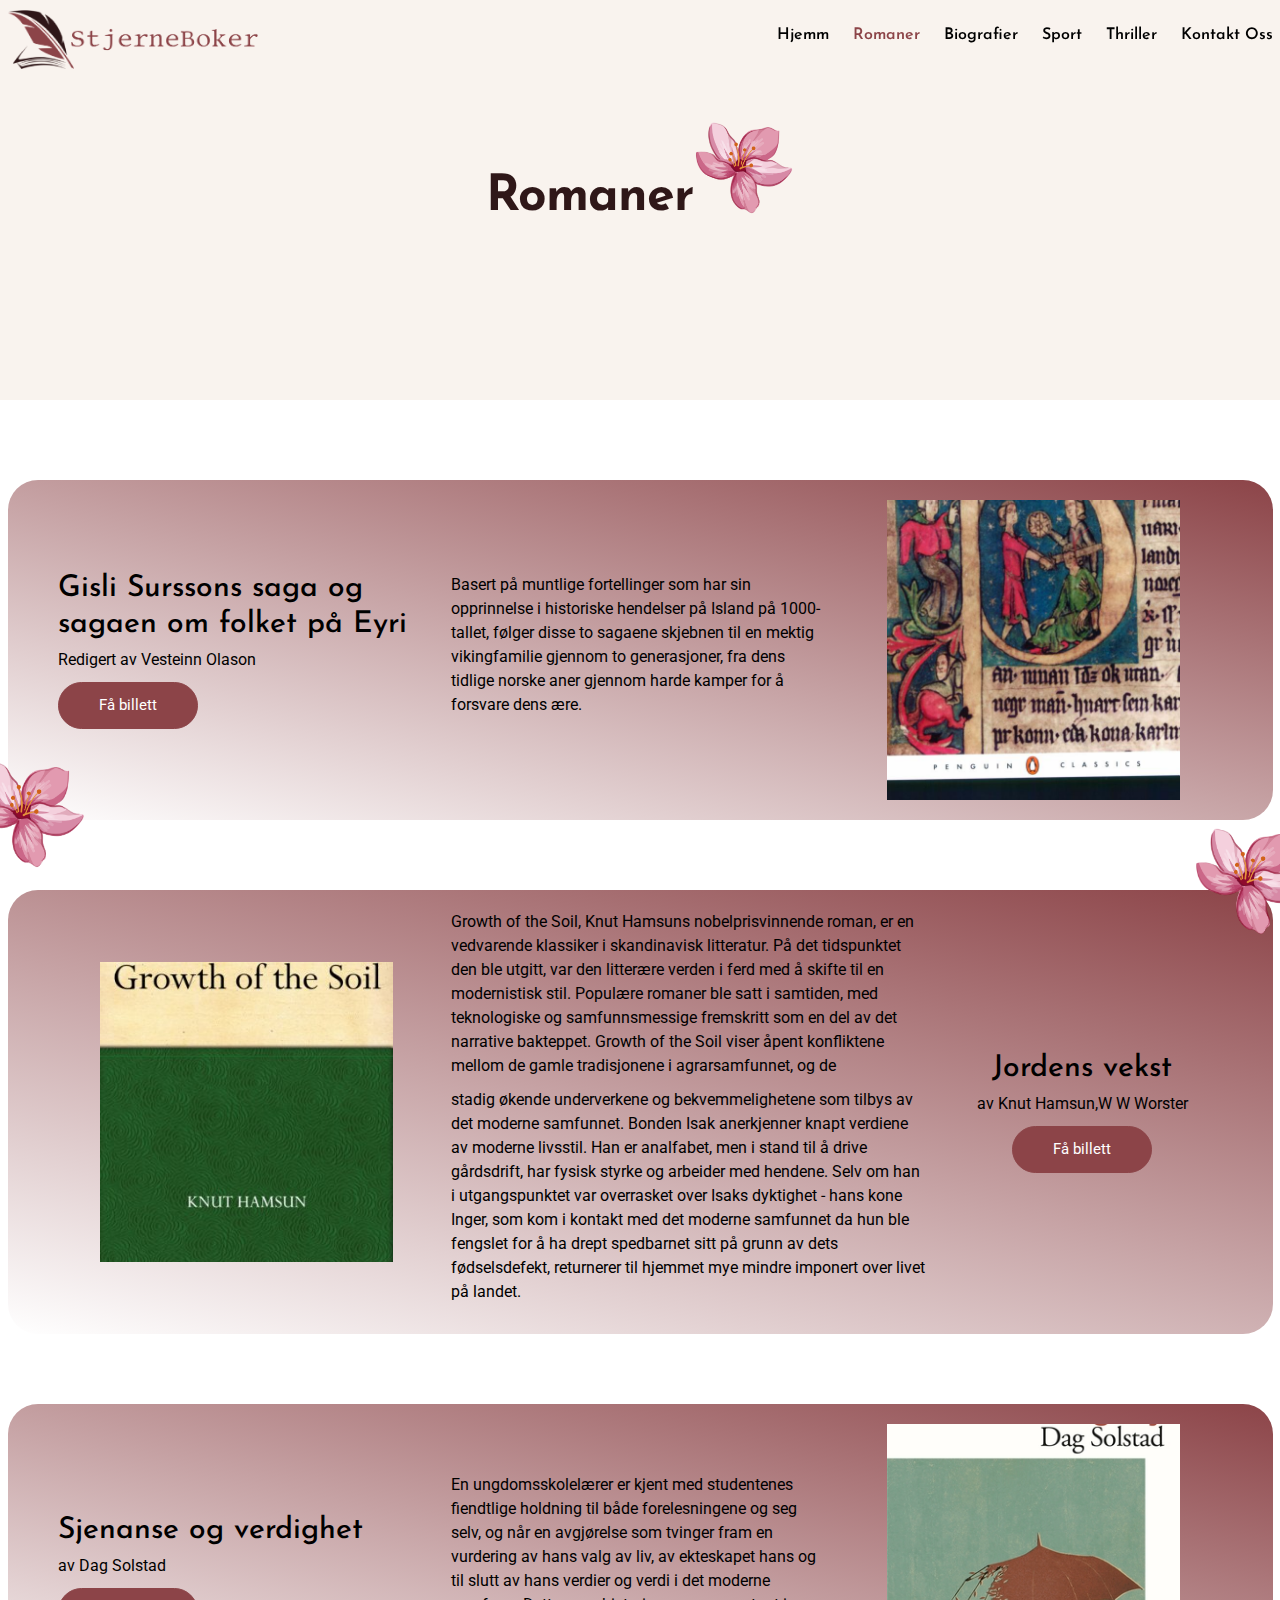
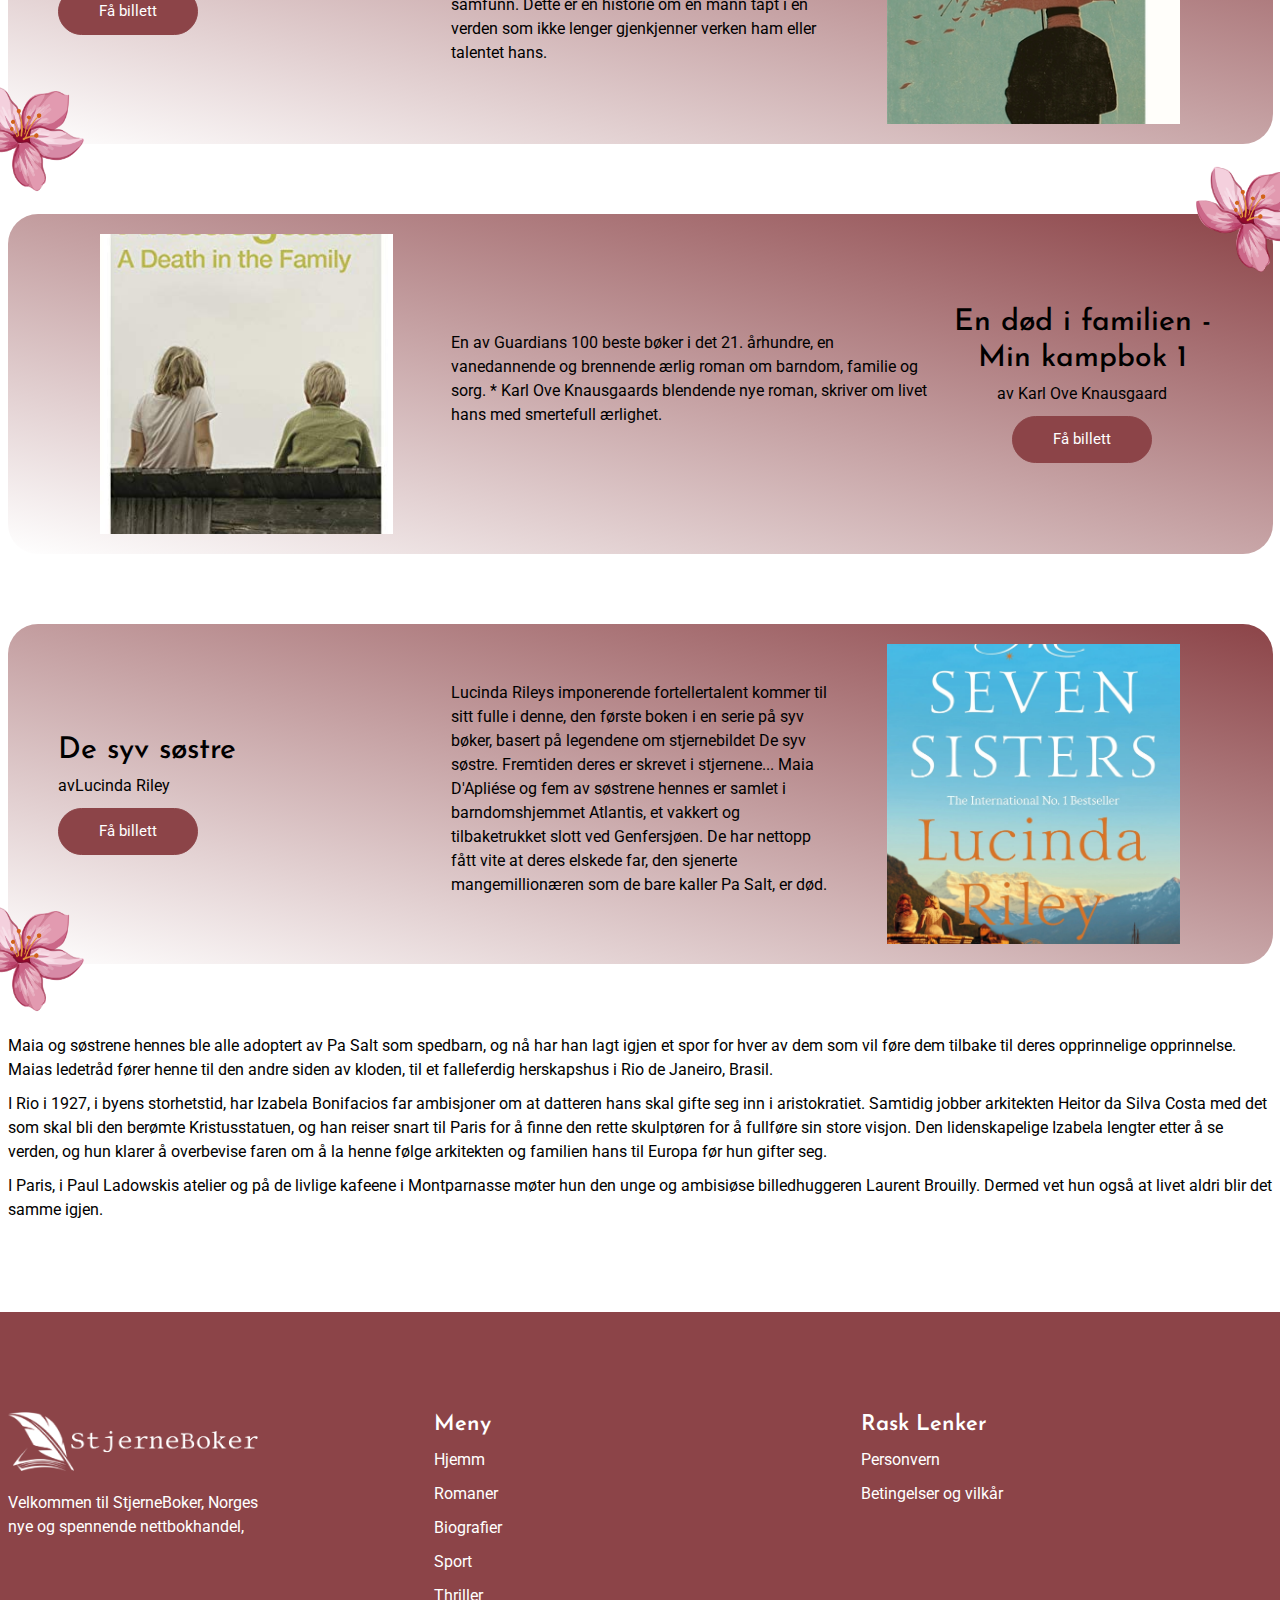
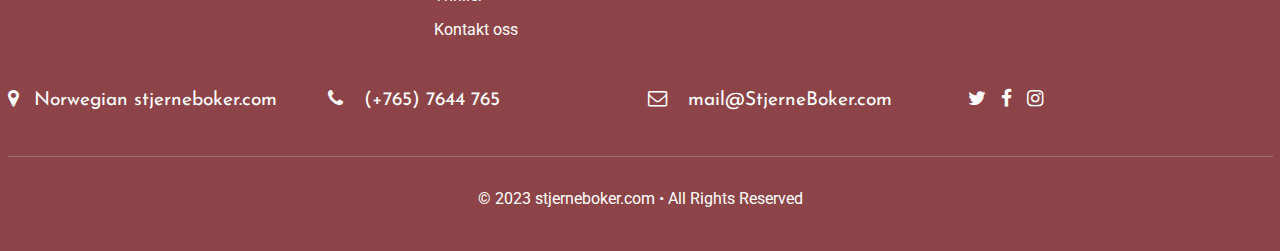
<file: romaner.html>
<!DOCTYPE html>
<html lang="en">

<head>
    <meta charset="utf-8">
    <meta name="viewport" content="width=device-width, initial-scale=1">
    <link rel="stylesheet" href="https://cdnjs.cloudflare.com/ajax/libs/font-awesome/4.7.0/css/font-awesome.min.css">
    <link rel="stylesheet" href="css/style.css">
    <link rel="stylesheet" href="css/bootstrap.css">
    <link rel="stylesheet" href="css/responsive.css">
    <link rel="icon" href="img/FAV.png" type="image/x-icon">
    <link rel="stylesheet" href="css/aos.css">
    <title>Romaner</title>
</head>

<body>
    <!-- site-header start -->
    <header class="site-header">
        <div class="container">
            <div class="site-logo">
                <a href="index.html"><img src="img/logo.png" alt="site-logo"></a>
            </div>
            <nav class="site-nav">
                <ul>
                    <li><a href="index.html" class=" menu">Hjemm</a></li>
                    <li><a href="romaner.html" class="active">Romaner</a></li>
                    <li><a href="biografier.html">Biografier </a></li>
                    <li><a href="sport.html">Sport</a></li>
                    <li><a href="thriller.html">Thriller</a></li>
                    <li><a href="kontakt-oss.html">Kontakt oss
                        </a></li>
                    <div class="closed-menu">
                        <span>×</span>
                    </div>
                </ul>
            </nav>
            <div class="menu-toggle">
                <div class="bar-1"></div>
                <div class="bar-2"></div>
                <div class="bar-3"></div>
            </div>
        </div>
    </header>
    <!-- site header end -->
    <!-- site banner start -->
    <section class="banner romaner">
        <div class="container">
            <div class="main-romaner">
                <div class="flawer" data-aos="zoom-in">
                    <img src="img/flawer.png" alt="">
                </div>
                <div class="romaner-bnr-text" data-aos="fade-right">
                    <h1> Romaner</h1>
                </div>
            </div>
        </div>
    </section>
    <!-- site banner start -->
    <!-- Romaner cards -->
    <div class="romaner-card" >
        <div class="container">
            <div class="romaner-card-inner">
                <div class="row">
                    <div class="col-lg-4">
                        <div class="author">
                            <h3>Gisli Surssons saga og sagaen om folket på Eyri
                            </h3>
                            <p>Redigert av Vesteinn Olason
                            </p>
                            <a href="https://tales.no/gisli-surssons-saga-and-the-saga-of-the-people-of-eyri_9780140447729
                            " target="_blank">Få billett</a>
                        </div>
                    </div>
                    <div class="col-lg-4">
                        <div class="author">
                            <p>Basert på muntlige fortellinger som har sin opprinnelse i historiske hendelser på Island
                                på 1000-tallet, følger disse to sagaene skjebnen til en mektig vikingfamilie gjennom to
                                generasjoner, fra dens tidlige norske aner gjennom harde kamper for å forsvare dens ære.
                            </p>
                        </div>
                    </div>
                    <div class="col-lg-4">
                        <div class="author-img">
                            <a href="https://tales.no/gisli-surssons-saga-and-the-saga-of-the-people-of-eyri_9780140447729
                          " target="_blank">
                                <img src="img/Gisli.jpg" alt="">
                            </a>
                        </div>
                    </div>
                </div>
                <div class="bottom-img">
                    <img src="img/flawer.png" alt="">
                </div>
            </div>
            <div class="romaner-card-inner second">
                <div class="row">
                    <div class="col-lg-4">
                        <div class="author-img">
                            <a href="https://tales.no/growth-of-the-soil-hardcover_knut-hamsun_9781387842599" target="_blank">
                                <img src="img/Jordens.jpg" alt="">
                            </a>
                        </div>
                    </div>
                    <div class="col-lg-5">
                        <div class="author">
                            <p>Growth of the Soil, Knut Hamsuns nobelprisvinnende roman, er en vedvarende klassiker i
                                skandinavisk litteratur.
                                På det tidspunktet den ble utgitt, var den litterære verden i ferd med å skifte til en
                                modernistisk stil. Populære romaner ble satt i samtiden, med teknologiske og
                                samfunnsmessige fremskritt som en del av det narrative bakteppet. Growth of the Soil
                                viser åpent konfliktene mellom de gamle tradisjonene i agrarsamfunnet, og de
                            </p>
                            <p>stadig økende underverkene og bekvemmelighetene som tilbys av det moderne samfunnet.

                                Bonden Isak anerkjenner knapt verdiene av moderne livsstil. Han er analfabet, men i
                                stand til å drive gårdsdrift, har fysisk styrke og arbeider med hendene. Selv om han i
                                utgangspunktet var overrasket over Isaks dyktighet - hans kone Inger, som kom i kontakt
                                med det moderne samfunnet da hun ble fengslet for å ha drept spedbarnet sitt på grunn av
                                dets fødselsdefekt, returnerer til hjemmet mye mindre imponert over livet på landet.
                            </p>
                        </div>
                    </div>

                    <div class="col-lg-3">
                        <div class="author text">
                            <h3>Jordens vekst
                            </h3>
                            <p>av Knut Hamsun,W W Worster
                            </p>
                            <a href="https://tales.no/growth-of-the-soil-hardcover_knut-hamsun_9781387842599
                            " target="_blank">Få billett</a>
                        </div>
                    </div>
                </div>
                <div class="bottom-img-one">
                    <img src="img/flawer.png" alt="">
                </div>
            </div>
            <div class="romaner-card-inner second">
                <div class="row">
                    <div class="col-lg-4">
                        <div class="author">
                            <h3>Sjenanse og verdighet

                            </h3>
                            <p>av Dag Solstad

                            </p>
                            <a href="https://tales.no/shyness-and-dignity_dag-solstad_9781843432104" target="_blank">Få billett</a>
                        </div>
                    </div>
                    <div class="col-lg-4">
                        <div class="author">
                            <p>En ungdomsskolelærer er kjent med studentenes fiendtlige holdning til både forelesningene
                                og seg selv, og når en avgjørelse som tvinger fram en vurdering av hans valg av liv, av
                                ekteskapet hans og til slutt av hans verdier og verdi i det moderne samfunn. Dette er en
                                historie om en mann tapt i en verden som ikke lenger gjenkjenner verken ham eller
                                talentet hans.

                            </p>
                        </div>
                    </div>
                    <div class="col-lg-4">
                        <div class="author-img">
                            <a href="https://tales.no/shyness-and-dignity_dag-solstad_9781843432104" target="_blank">
                                <img src="img/Sjenanse-top.jpg" alt="">
                            </a>
                        </div>
                    </div>
                </div>
                <div class="bottom-img">
                    <img src="img/flawer.png" alt="">
                </div>
            </div>
            <div class="romaner-card-inner second">
                <div class="row">
                    <div class="col-lg-4">
                        <div class="author-img">
                            <a
                                href="https://tales.no/a-death-in-the-family-min-kampbok-1_karl-ove-knausgaard_9780099555162" target="_blank">
                                <img src="img/En.jpg" alt="">
                            </a>
                        </div>
                    </div>
                    <div class="col-lg-5">
                        <div class="author">
                            <p>En av Guardians 100 beste bøker i det 21. århundre, en vanedannende og brennende ærlig
                                roman om barndom, familie og sorg. * Karl Ove Knausgaards blendende nye roman, skriver
                                om livet hans med smertefull ærlighet.

                            </p>

                        </div>
                    </div>

                    <div class="col-lg-3">
                        <div class="author text">
                            <h3>En død i familien
                                - Min kampbok 1
                            </h3>
                            <p>av Karl Ove Knausgaard
                            </p>
                            <a
                                href="https://tales.no/a-death-in-the-family-min-kampbok-1_karl-ove-knausgaard_9780099555162" target="_blank">Få
                                billett</a>
                        </div>
                    </div>
                </div>
                <div class="bottom-img-one">
                    <img src="img/flawer.png" alt="">
                </div>
            </div>
            <div class="romaner-card-inner second">
                <div class="row">
                    <div class="col-lg-4">
                        <div class="author">
                            <h3>De syv søstre
                            </h3>
                            <p>avLucinda Riley

                            </p>
                            <a href="https://tales.no/de-syv-soestre_lucinda-riley_9788202692179" target="_blank">Få billett</a>
                        </div>
                    </div>
                    <div class="col-lg-4">
                        <div class="author">
                            <p>Lucinda Rileys imponerende fortellertalent kommer til sitt fulle i denne, den første
                                boken i en serie på syv bøker, basert på legendene om stjernebildet De syv søstre.

                                Fremtiden deres er skrevet i stjernene...

                                Maia D'Apliése og fem av søstrene hennes er samlet i barndomshjemmet Atlantis, et
                                vakkert og tilbaketrukket slott ved Genfersjøen. De har nettopp fått vite at deres
                                elskede far, den sjenerte mangemillionæren som de bare kaller Pa Salt, er død.

                            </p>
                        </div>
                    </div>
                    <div class="col-lg-4">
                        <div class="author-img">
                            <a href="https://tales.no/de-syv-soestre_lucinda-riley_9788202692179" target="_blank">
                                <img src="img/De.jpg" alt="">
                            </a>
                        </div>
                    </div>
                </div>
                <div class="bottom-img">
                    <img src="img/flawer.png" alt="">
                </div>
            </div>
            <div class="romaner-card-dis">
                <p>Maia og søstrene hennes ble alle adoptert av Pa Salt som spedbarn, og nå har han lagt igjen et spor
                    for
                    hver av dem som vil føre dem tilbake til deres opprinnelige opprinnelse. Maias ledetråd fører henne
                    til
                    den andre siden av kloden, til et falleferdig herskapshus i Rio de Janeiro, Brasil.
                </p>
                <p>I Rio i 1927, i byens storhetstid, har Izabela Bonifacios far ambisjoner om at datteren hans skal
                    gifte
                    seg inn i aristokratiet. Samtidig jobber arkitekten Heitor da Silva Costa med det som skal bli den
                    berømte Kristusstatuen, og han reiser snart til Paris for å finne den rette skulptøren for å
                    fullføre
                    sin store visjon. Den lidenskapelige Izabela lengter etter å se verden, og hun klarer å overbevise
                    faren
                    om å la henne følge arkitekten og familien hans til Europa før hun gifter seg.
                </p>
                <p>I Paris, i Paul Ladowskis atelier og på de livlige kafeene i Montparnasse møter hun den unge og
                    ambisiøse
                    billedhuggeren Laurent Brouilly. Dermed vet hun også at livet aldri blir det samme igjen.
                </p>
            </div>
        </div>

    </div>
    <!-- cards -->
    <!-- footer -->
    <footer>
        <div class="container">
            <div class="footer-inner">
                <div class="row">
                    <div class="col-lg-4">
                        <div class="footerp-logo">
                            <a href="index.html">
                                <img src="img/footer-logo.png" alt="">
                            </a>
                            <p>Velkommen til StjerneBoker, Norges nye og spennende nettbokhandel, </p>
                        </div>
                    </div>
                    <div class="col-lg-4">
                        <div class="navigation">
                            <h3>Meny</h3>
                            <ul>
                                <li><a href="index.html" class=" menu ">Hjemm</a></li>
                                <li><a href="romaner.html">Romaner</a></li>
                                <li><a href="biografier.html">Biografier </a></li>
                                <li><a href="sport.html">Sport</a></li>
                                <li><a href="thriller.html">Thriller</a></li>
                                <li><a href="kontakt-oss.html">Kontakt oss
                                    </a></li>
                            </ul>
                        </div>
                    </div>
                    <div class="col-lg-4">
                        <div class="navigation">
                            <h3>Rask Lenker</h3>
                            <ul>
                                <li><a href="personvern.html">Personvern</a></li>
                                <li><a href="vilkar-og-betingelser.html">Betingelser og vilkår
                                    </a></li>
                            </ul>
                        </div>
                    </div>

                </div>
                <div class="social-icon">
                    <div class="row">
                        <div class="col-lg-3">
                            <div class="social-icon-iner">
                                <p><i class="fa fa-map-marker" aria-hidden="true"></i>Norwegian stjerneboker.com
                                </p>
                            </div>
                        </div>
                        <div class="col-lg-3">
                            <div class="social-icon-iner">
                                <a href="tel:(+765) 7644 765"><i class="fa fa-phone" aria-hidden="true"></i>
                                    (+765) 7644 765</a>
                            </div>
                        </div>
                        <div class="col-lg-3">
                            <div class="social-icon-iner">
                                <a href="mailto:mail@StjerneBoker.com"><i class="fa fa-envelope-o"
                                        aria-hidden="true"></i>
                                    mail@StjerneBoker.com</a>
                            </div>
                        </div>
                        <div class="col-lg-3">
                            <div class="social-icon-iner">
                                <ul>
                                    <li><a href=""><i class="fa fa-twitter" aria-hidden="true"></i>
                                        </a></li>
                                    <li><a href=""><i class="fa fa-facebook" aria-hidden="true"></i>
                                        </a></li>
                                    <li><a href=""><i class="fa fa-instagram" aria-hidden="true"></i>
                                        </a></li>
                                </ul>
                            </div>
                        </div>
                    </div>
                </div>
                <div class="copy-right">
                    <p>© 2023 stjerneboker.com • All Rights Reserved
                    </p>
                </div>
            </div>
        </div>
    </footer>
    <a id="button">

    </a>
    <!-- footer -->
    <!-- script -->
    <script src="https://ajax.googleapis.com/ajax/libs/jquery/3.6.4/jquery.min.js"></script>
    <script src="https://cdnjs.cloudflare.com/ajax/libs/OwlCarousel2/2.3.4/owl.carousel.min.js"
        integrity="sha512-bPs7Ae6pVvhOSiIcyUClR7/q2OAsRiovw4vAkX+zJbw3ShAeeqezq50RIIcIURq7Oa20rW2n2q+fyXBNcU9lrw=="
        crossorigin="anonymous" referrerpolicy="no-referrer"></script>
    <script>
        jQuery(document).ready(function () {
            jQuery(".menu-toggle").click(function () {
                jQuery("body").addClass("toggle");
            });
        });

        jQuery(document).ready(function () {
            jQuery(".closed-menu").click(function () {
                jQuery("body").removeClass("toggle");
            });
        });
    </script>
   

    <script>
        $(document).ready(function () {
            $(window).scroll(function () {
                var header = $("header");
                header.toggleClass("sticky", $(window).scrollTop() > 10);
            });
        });

    </script>
    <script>
        var btn = $('#button');

        $(window).scroll(function () {
            if ($(window).scrollTop() > 300) {
                btn.addClass('show');
            } else {
                btn.removeClass('show');
            }
        });

        btn.on('click', function (e) {
            e.preventDefault();
            $('html, body').animate({ scrollTop: 0 }, '300');
        });
    </script>
    <script src="js/unpkg.com_aos.js"></script>
    <script>
        AOS.init({
            duration: 1200,
        })
    </script>
</body>

</html>
</file>
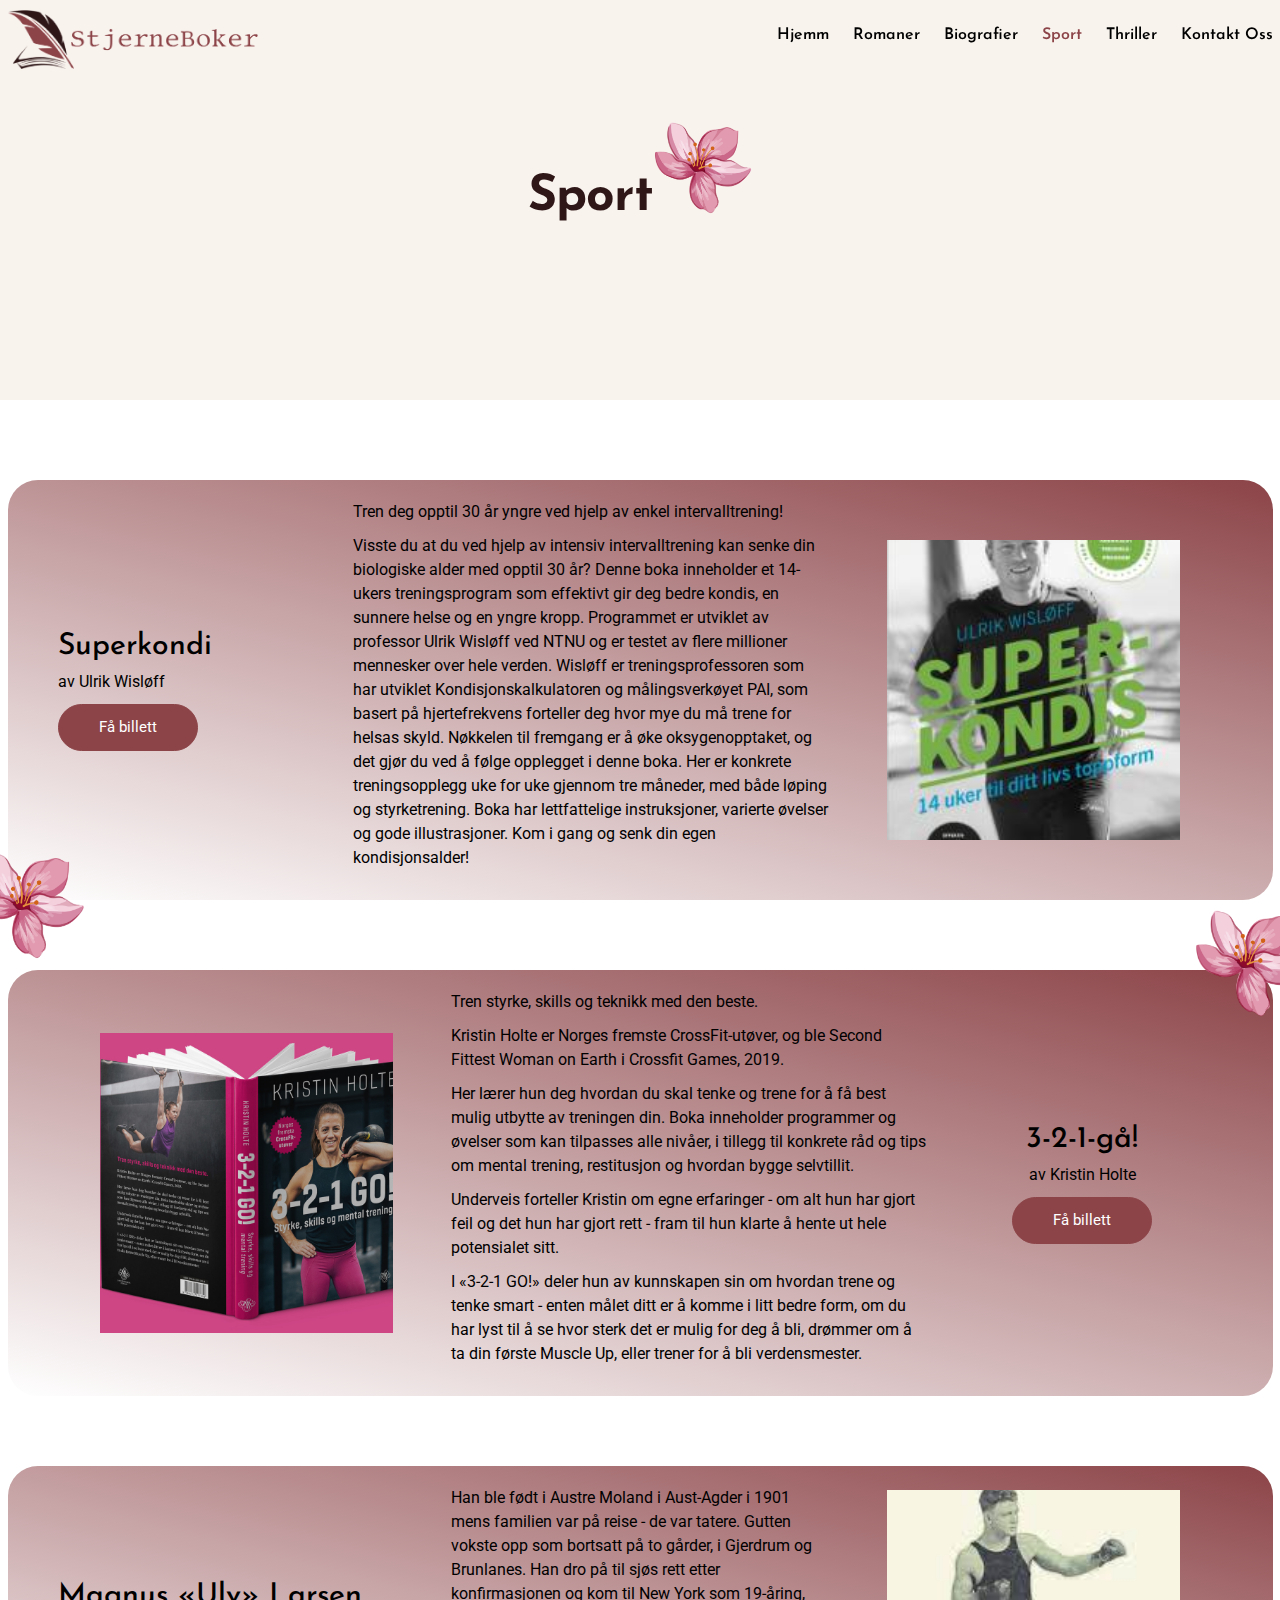
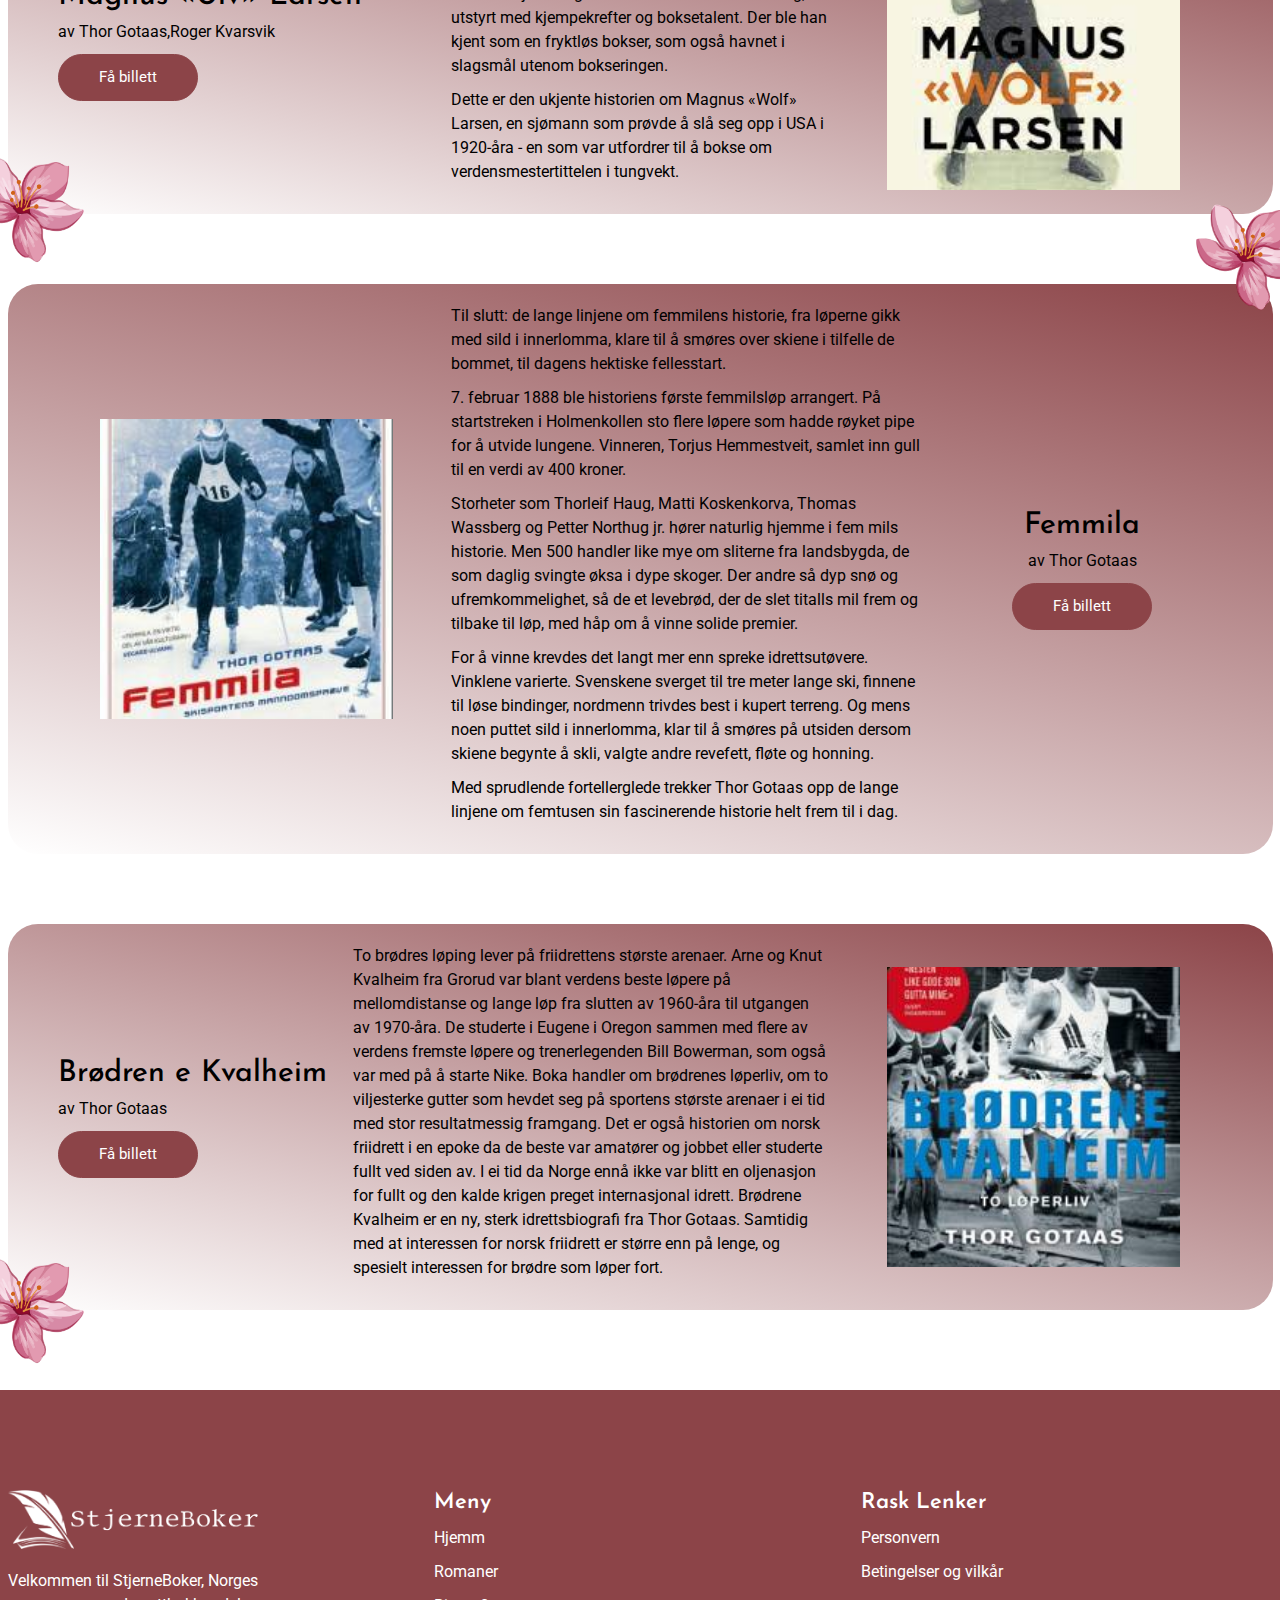
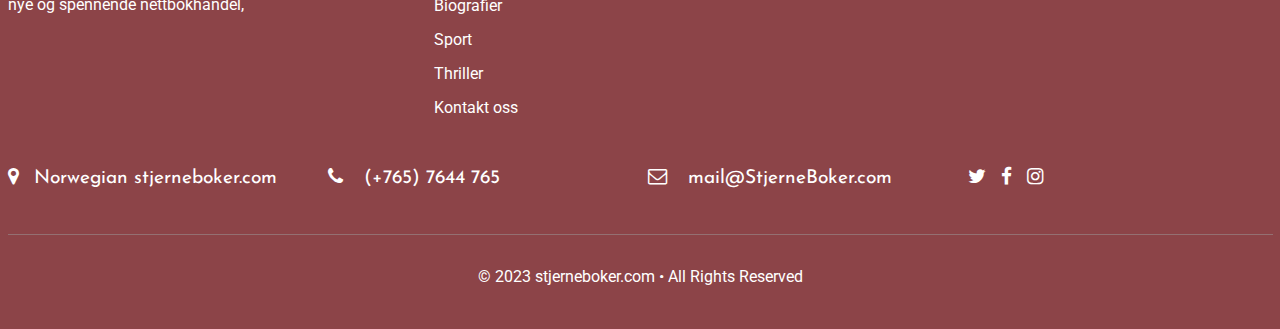
<file: sport.html>
<!DOCTYPE html>
<html lang="en">

<head>
    <meta charset="utf-8">
    <meta name="viewport" content="width=device-width, initial-scale=1">
    <link rel="stylesheet" href="https://cdnjs.cloudflare.com/ajax/libs/font-awesome/4.7.0/css/font-awesome.min.css">
    <link rel="stylesheet" href="css/style.css">
    <link rel="stylesheet" href="css/bootstrap.css">
    <link rel="stylesheet" href="css/responsive.css">
    <link rel="icon" href="img/FAV.png" type="image/x-icon">
    <link rel="stylesheet" href="css/aos.css">
    <title>Sport</title>
</head>

<body>
    <!-- site-header start -->
    <header class="site-header">
        <div class="container">
            <div class="site-logo">
                <a href="index.html"><img src="img/logo.png" alt="site-logo"></a>
            </div>
            <nav class="site-nav">
                <ul>
                    <li><a href="index.html" class=" menu">Hjemm</a></li>
                    <li><a href="romaner.html" class="">Romaner</a></li>
                    <li><a href="biografier.html">Biografier </a></li>
                    <li><a href="sport.html" class="active">Sport</a></li>
                    <li><a href="thriller.html">Thriller</a></li>
                    <li><a href="kontakt-oss.html">Kontakt oss
                        </a></li>
                    <div class="closed-menu">
                        <span>×</span>
                    </div>
                </ul>
            </nav>
            <div class="menu-toggle">
                <div class="bar-1"></div>
                <div class="bar-2"></div>
                <div class="bar-3"></div>
            </div>
        </div>
    </header>
    <!-- site header end -->
    <!-- site banner start -->
    <section class="banner romaner">
        <div class="container">
            <div class="main-romaner">
                <div class="flawer"  data-aos="zoom-in">
                    <img src="img/flawer.png" alt="">
                </div>
                <div class="romaner-bnr-text"  data-aos="fade-right">
                    <h1> Sport</h1>
                </div>
            </div>
        </div>
    </section>
    <!-- site banner start -->
    <!-- Romaner cards -->
    <div class="romaner-card">
        <div class="container">
            <div class="romaner-card-inner">
                <div class="row">
                    <div class="col-lg-3">
                        <div class="author">
                            <h3>Superkondi
                            </h3>
                            <p>av Ulrik Wisløff
                            </p>
                            <a href="https://tales.no/superkondis_ulrik-wisloeff_9788272017131" target="_blank">Få billett</a>
                        </div>
                    </div>
                    <div class="col-lg-5">
                        <div class="author">
                            <p>Tren deg opptil 30 år yngre ved hjelp av enkel intervalltrening!
                            </p>
                            <p>Visste du at du ved hjelp av intensiv intervalltrening kan senke din biologiske alder med
                                opptil 30 år? Denne boka inneholder et 14-ukers treningsprogram som effektivt gir deg
                                bedre kondis, en sunnere helse og en yngre kropp. Programmet er utviklet av professor
                                Ulrik Wisløff ved NTNU og er testet av flere millioner mennesker over hele verden.
                                Wisløff er treningsprofessoren som har utviklet Kondisjonskalkulatoren og
                                målingsverkøyet PAI, som basert på hjertefrekvens forteller deg hvor mye du må trene for
                                helsas skyld. Nøkkelen til fremgang er å øke oksygenopptaket, og det gjør du ved å følge
                                opplegget i denne boka. Her er konkrete treningsopplegg uke for uke gjennom tre måneder,
                                med både løping og styrketrening. Boka har lettfattelige instruksjoner, varierte øvelser
                                og gode illustrasjoner. Kom i gang og senk din egen kondisjonsalder!
                            </p>
                        </div>
                    </div>
                    <div class="col-lg-4">
                        <div class="author-img">
                            <a href="https://tales.no/superkondis_ulrik-wisloeff_9788272017131" target="_blank">
                                <img src="img/superkondis.jpg" alt="">
                            </a>
                        </div>
                    </div>
                </div>
                <div class="bottom-img">
                    <img src="img/flawer.png" alt="">
                </div>
            </div>
            <div class="romaner-card-inner second">
                <div class="row">
                    <div class="col-lg-4">
                        <div class="author-img">
                            <a href="https://tales.no/3-2-1-go_kristin-holte_9788272017858" target="_blank">
                                <img src="img/Christine-Holte.jpg" alt="">
                            </a>
                        </div>
                    </div>
                    <div class="col-lg-5">
                        <div class="author">
                            <p>Tren styrke, skills og teknikk med den beste.
                            </p>
                            <p>Kristin Holte er Norges fremste CrossFit-utøver, og ble Second Fittest Woman on Earth i
                                Crossfit Games, 2019.
                            </p>
                            <p>
                                Her lærer hun deg hvordan du skal tenke og trene for å få best mulig utbytte av
                                treningen din. Boka inneholder programmer og øvelser som kan tilpasses alle nivåer, i
                                tillegg til konkrete råd og tips om mental trening, restitusjon og hvordan bygge
                                selvtillit.
                            </p>
                            <p>Underveis forteller Kristin om egne erfaringer - om alt hun har gjort feil og det hun har
                                gjort rett - fram til hun klarte å hente ut hele potensialet sitt.
                            </p>
                            <p>I «3-2-1 GO!» deler hun av kunnskapen sin om hvordan trene og tenke smart - enten målet
                                ditt er å komme i litt bedre form, om du har lyst til å se hvor sterk det er mulig for
                                deg å bli, drømmer om å ta din første Muscle Up, eller trener for å bli verdensmester.
                            </p>
                        </div>
                    </div>

                    <div class="col-lg-3">
                        <div class="author text">
                            <h3>3-2-1-gå!
                            </h3>
                            <p>av Kristin Holte
                            </p>
                            <a href="https://tales.no/3-2-1-go_kristin-holte_9788272017858" target="_blank">Få billett</a>
                        </div>
                    </div>
                </div>
                <div class="bottom-img-one">
                    <img src="img/flawer.png" alt="">
                </div>
            </div>
            <div class="romaner-card-inner second">
                <div class="row">
                    <div class="col-lg-4">
                        <div class="author">
                            <h3>Magnus «Ulv» Larsen </h3>
                            <p>av Thor Gotaas,Roger Kvarsvik </p>
                            <a href="https://tales.no/magnus-wolf-larsen_thor-gotaas_9788243014930" target="_blank">Få billett</a>
                        </div>
                    </div>
                    <div class="col-lg-4">
                        <div class="author">
                            <p>Han ble født i Austre Moland i Aust-Agder i 1901 mens familien var på reise - de var
                                tatere. Gutten vokste opp som bortsatt på to gårder, i Gjerdrum og Brunlanes. Han dro på
                                til sjøs rett etter konfirmasjonen og kom til New York som 19-åring, utstyrt med
                                kjempekrefter og boksetalent. Der ble han kjent som en fryktløs bokser, som også havnet
                                i slagsmål utenom bokseringen.
                            </p>
                            <p>Dette er den ukjente historien om Magnus «Wolf» Larsen, en sjømann som prøvde å slå seg
                                opp i USA i 1920-åra - en som var utfordrer til å bokse om verdensmestertittelen i
                                tungvekt.
                            </p>
                        </div>
                    </div>
                    <div class="col-lg-4">
                        <div class="author-img">
                            <a href="https://tales.no/magnus-wolf-larsen_thor-gotaas_9788243014930" target="_blank">
                                <img src="img/Magnus.jpg" alt="">
                            </a>
                        </div>
                    </div>
                </div>
                <div class="bottom-img">
                    <img src="img/flawer.png" alt="">
                </div>
            </div>
            <div class="romaner-card-inner second">
                <div class="row">
                    <div class="col-lg-4">
                        <div class="author-img">
                            <a href="https://tales.no/femmila_thor-gotaas_9788205454521 " target="_blank">
                                <img src="img/femmila.jpg" alt="">
                            </a>
                        </div>
                    </div>
                    <div class="col-lg-5">
                        <div class="author">
                            <p>Til slutt: de lange linjene om femmilens historie, fra løperne gikk med sild i
                                innerlomma, klare til å smøres over skiene i tilfelle de bommet, til dagens hektiske
                                fellesstart.
                            </p>
                            <p>7. februar 1888 ble historiens første femmilsløp arrangert. På startstreken i
                                Holmenkollen sto flere løpere som hadde røyket pipe for å utvide lungene. Vinneren,
                                Torjus Hemmestveit, samlet inn gull til en verdi av 400 kroner.
                            </p>
                            <p>Storheter som Thorleif Haug, Matti Koskenkorva, Thomas Wassberg og Petter Northug jr.
                                hører naturlig hjemme i fem mils historie. Men 500 handler like mye om sliterne fra
                                landsbygda, de som daglig svingte øksa i dype skoger. Der andre så dyp snø og
                                ufremkommelighet, så de et levebrød, der de slet titalls mil frem og tilbake til løp,
                                med håp om å vinne solide premier.
                            </p>
                            <p>For å vinne krevdes det langt mer enn spreke idrettsutøvere. Vinklene varierte. Svenskene
                                sverget til tre meter lange ski, finnene til løse bindinger, nordmenn trivdes best i
                                kupert terreng. Og mens noen puttet sild i innerlomma, klar til å smøres på utsiden
                                dersom skiene begynte å skli, valgte andre revefett, fløte og honning.
                            </p>
                            <p>Med sprudlende fortellerglede trekker Thor Gotaas opp de lange linjene om femtusen sin
                                fascinerende historie helt frem til i dag.
                            </p>

                        </div>
                    </div>

                    <div class="col-lg-3">
                        <div class="author text">
                            <h3>Femmila </h3>
                            <p>av Thor Gotaas</p>
                            <a href="https://tales.no/femmila_thor-gotaas_9788205454521" target="_blank">Få
                                billett</a>
                        </div>
                    </div>
                </div>
                <div class="bottom-img-one">
                    <img src="img/flawer.png" alt="">
                </div>
            </div>
            <div class="romaner-card-inner second">
                <div class="row">
                    <div class="col-lg-3">
                        <div class="author">
                            <h3>Brødren e Kvalheim

                            </h3>
                            <p>av Thor Gotaas

                            </p>
                            <a href="https://tales.no/broedrene-kvalheim_thor-gotaas_9788205539877
                            " target="_blank">Få billett</a>
                        </div>
                    </div>
                    <div class="col-lg-5">
                        <div class="author">
                            <p>To brødres løping lever på friidrettens største arenaer.
                                Arne og Knut Kvalheim fra Grorud var blant verdens beste løpere på mellomdistanse og
                                lange løp fra slutten av 1960-åra til utgangen av 1970-åra. De studerte i Eugene i
                                Oregon sammen med flere av verdens fremste løpere og trenerlegenden Bill Bowerman, som
                                også var med på å starte Nike. Boka handler om brødrenes løperliv, om to viljesterke
                                gutter som hevdet seg på sportens største arenaer i ei tid med stor resultatmessig
                                framgang. Det er også historien om norsk friidrett i en epoke da de beste var amatører
                                og jobbet eller studerte fullt ved siden av. I ei tid da Norge ennå ikke var blitt en
                                oljenasjon for fullt og den kalde krigen preget internasjonal idrett. Brødrene Kvalheim
                                er en ny, sterk idrettsbiografi fra Thor Gotaas. Samtidig med at interessen for norsk
                                friidrett er større enn på lenge, og spesielt interessen for brødre som løper fort.


                            </p>
                        </div>
                    </div>
                    <div class="col-lg-4">
                        <div class="author-img">
                            <a href="https://tales.no/broedrene-kvalheim_thor-gotaas_9788205539877" target="_blank">
                                <img src="img/broedrene-kvalheim.jpg" alt="">
                            </a>
                        </div>
                    </div>
                </div>
                <div class="bottom-img">
                    <img src="img/flawer.png" alt="">
                </div>
            </div>
        </div>

    </div>
    <!-- cards -->
    <!-- footer -->
    <footer>
        <div class="container">
            <div class="footer-inner">
                <div class="row">
                    <div class="col-lg-4">
                        <div class="footerp-logo">
                            <a href="index.html">
                                <img src="img/footer-logo.png" alt="">
                            </a>
                            <p>Velkommen til StjerneBoker, Norges nye og spennende nettbokhandel, </p>
                        </div>
                    </div>
                    <div class="col-lg-4">
                        <div class="navigation">
                            <h3>Meny</h3>
                            <ul>
                                <li><a href="index.html" class=" menu ">Hjemm</a></li>
                                <li><a href="romaner.html">Romaner</a></li>
                                <li><a href="biografier.html">Biografier </a></li>
                                <li><a href="sport.html">Sport</a></li>
                                <li><a href="thriller.html">Thriller</a></li>
                                <li><a href="kontakt-oss.html">Kontakt oss
                                    </a></li>
                            </ul>
                        </div>
                    </div>
                    <div class="col-lg-4">
                        <div class="navigation">
                            <h3>Rask Lenker</h3>
                            <ul>
                                <li><a href="personvern.html">Personvern</a></li>
                                <li><a href="vilkar-og-betingelser.html">Betingelser og vilkår
                                    </a></li>
                            </ul>
                        </div>
                    </div>

                </div>
                <div class="social-icon">
                    <div class="row">
                        <div class="col-lg-3">
                            <div class="social-icon-iner">
                                <p><i class="fa fa-map-marker" aria-hidden="true"></i>Norwegian stjerneboker.com
                                </p>
                            </div>
                        </div>
                        <div class="col-lg-3">
                            <div class="social-icon-iner">
                                <a href="tel:(+765) 7644 765"><i class="fa fa-phone" aria-hidden="true"></i>
                                    (+765) 7644 765</a>
                            </div>
                        </div>
                        <div class="col-lg-3">
                            <div class="social-icon-iner">
                                <a href="mailto:mail@StjerneBoker.com"><i class="fa fa-envelope-o"
                                        aria-hidden="true"></i>
                                    mail@StjerneBoker.com</a>
                            </div>
                        </div>
                        <div class="col-lg-3">
                            <div class="social-icon-iner">
                                <ul>
                                    <li><a href=""><i class="fa fa-twitter" aria-hidden="true"></i>
                                        </a></li>
                                    <li><a href=""><i class="fa fa-facebook" aria-hidden="true"></i>
                                        </a></li>
                                    <li><a href=""><i class="fa fa-instagram" aria-hidden="true"></i>
                                        </a></li>
                                </ul>
                            </div>
                        </div>
                    </div>
                </div>
                <div class="copy-right">
                    <p>© 2023 stjerneboker.com • All Rights Reserved
                    </p>
                </div>
            </div>
        </div>
    </footer>
    <a id="button">

    </a>
    <!-- footer -->
    <!-- script -->
    <script src="https://ajax.googleapis.com/ajax/libs/jquery/3.6.4/jquery.min.js"></script>
    <script src="https://cdnjs.cloudflare.com/ajax/libs/OwlCarousel2/2.3.4/owl.carousel.min.js"
        integrity="sha512-bPs7Ae6pVvhOSiIcyUClR7/q2OAsRiovw4vAkX+zJbw3ShAeeqezq50RIIcIURq7Oa20rW2n2q+fyXBNcU9lrw=="
        crossorigin="anonymous" referrerpolicy="no-referrer"></script>
    <script>
        jQuery(document).ready(function () {
            jQuery(".menu-toggle").click(function () {
                jQuery("body").addClass("toggle");
            });
        });

        jQuery(document).ready(function () {
            jQuery(".closed-menu").click(function () {
                jQuery("body").removeClass("toggle");
            });
        });
    </script>
  

    <script>
        $(document).ready(function () {
            $(window).scroll(function () {
                var header = $("header");
                header.toggleClass("sticky", $(window).scrollTop() > 10);
            });
        });

    </script>
    <script>
        var btn = $('#button');

        $(window).scroll(function () {
            if ($(window).scrollTop() > 300) {
                btn.addClass('show');
            } else {
                btn.removeClass('show');
            }
        });

        btn.on('click', function (e) {
            e.preventDefault();
            $('html, body').animate({ scrollTop: 0 }, '300');
        });
    </script>
    <script src="js/unpkg.com_aos.js"></script>
    <script>
        AOS.init({
            duration: 1200,
        })
    </script>
</body>

</html>
</file>
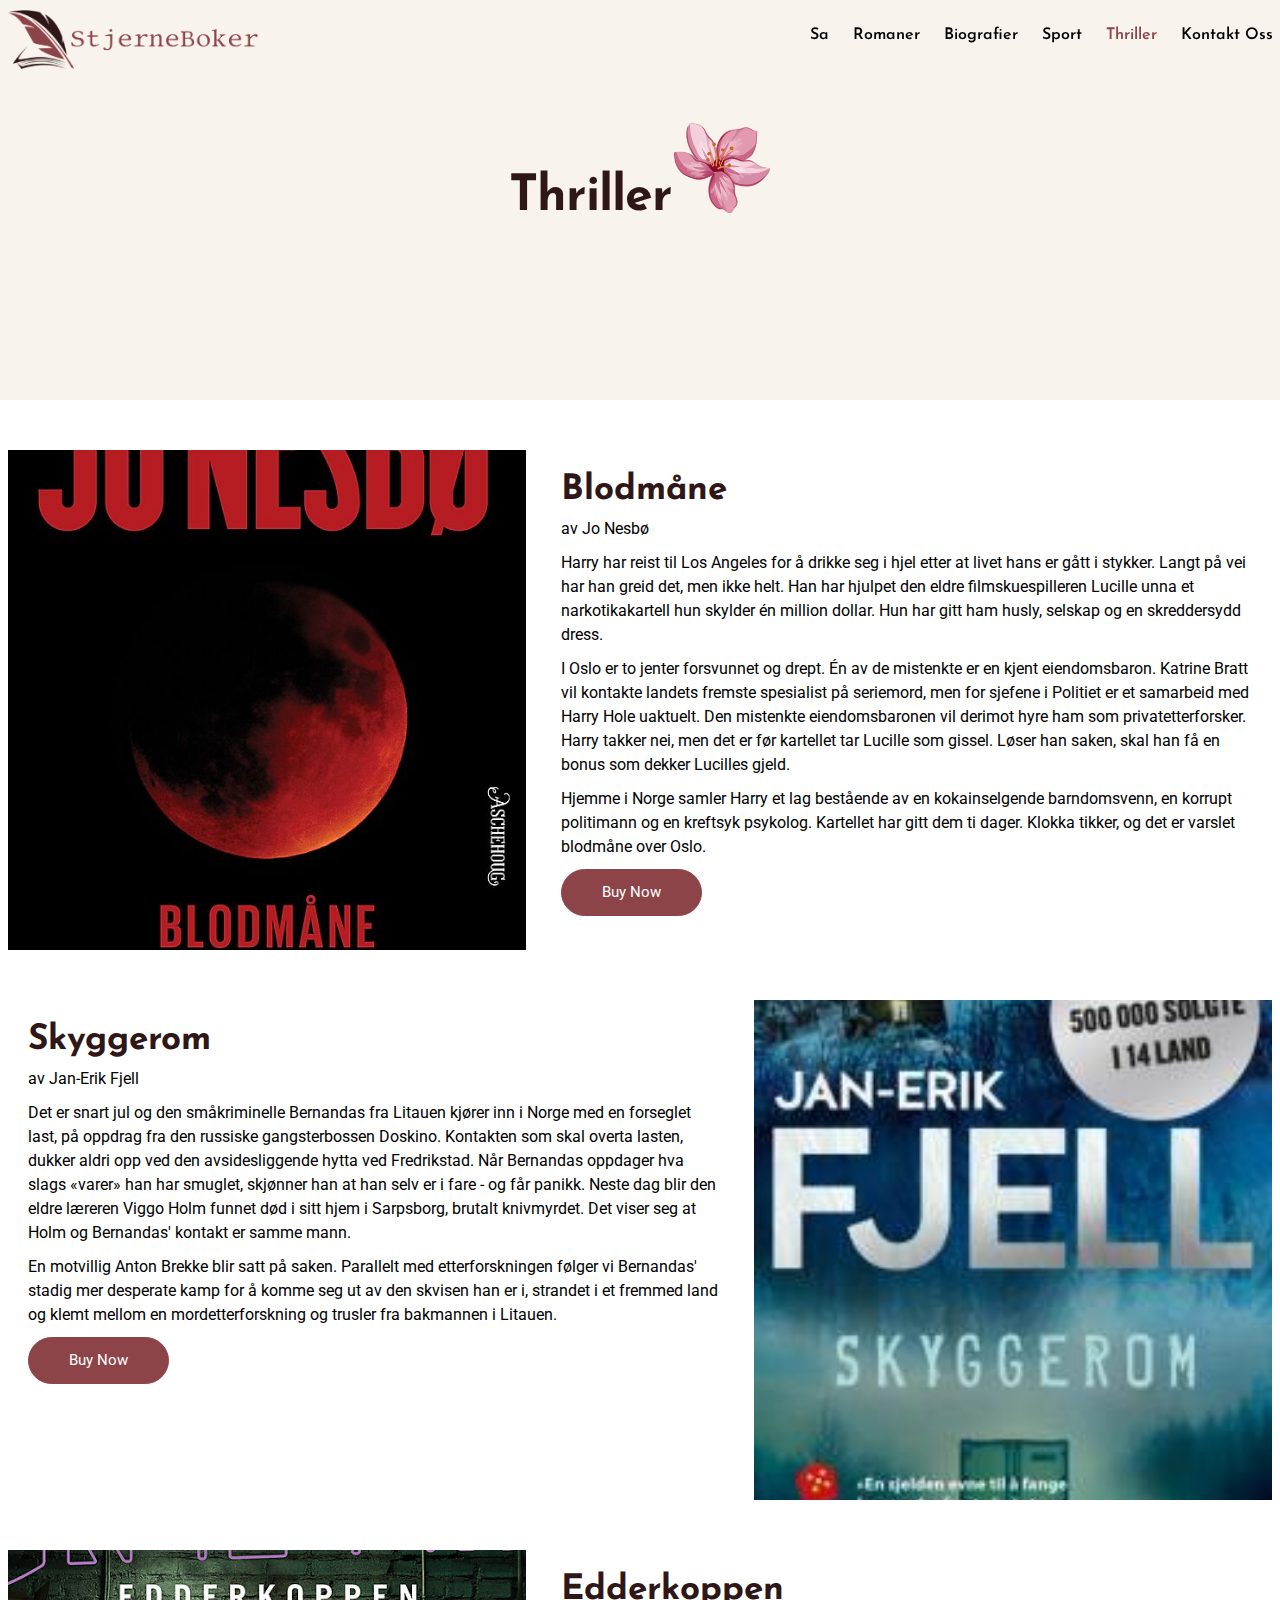
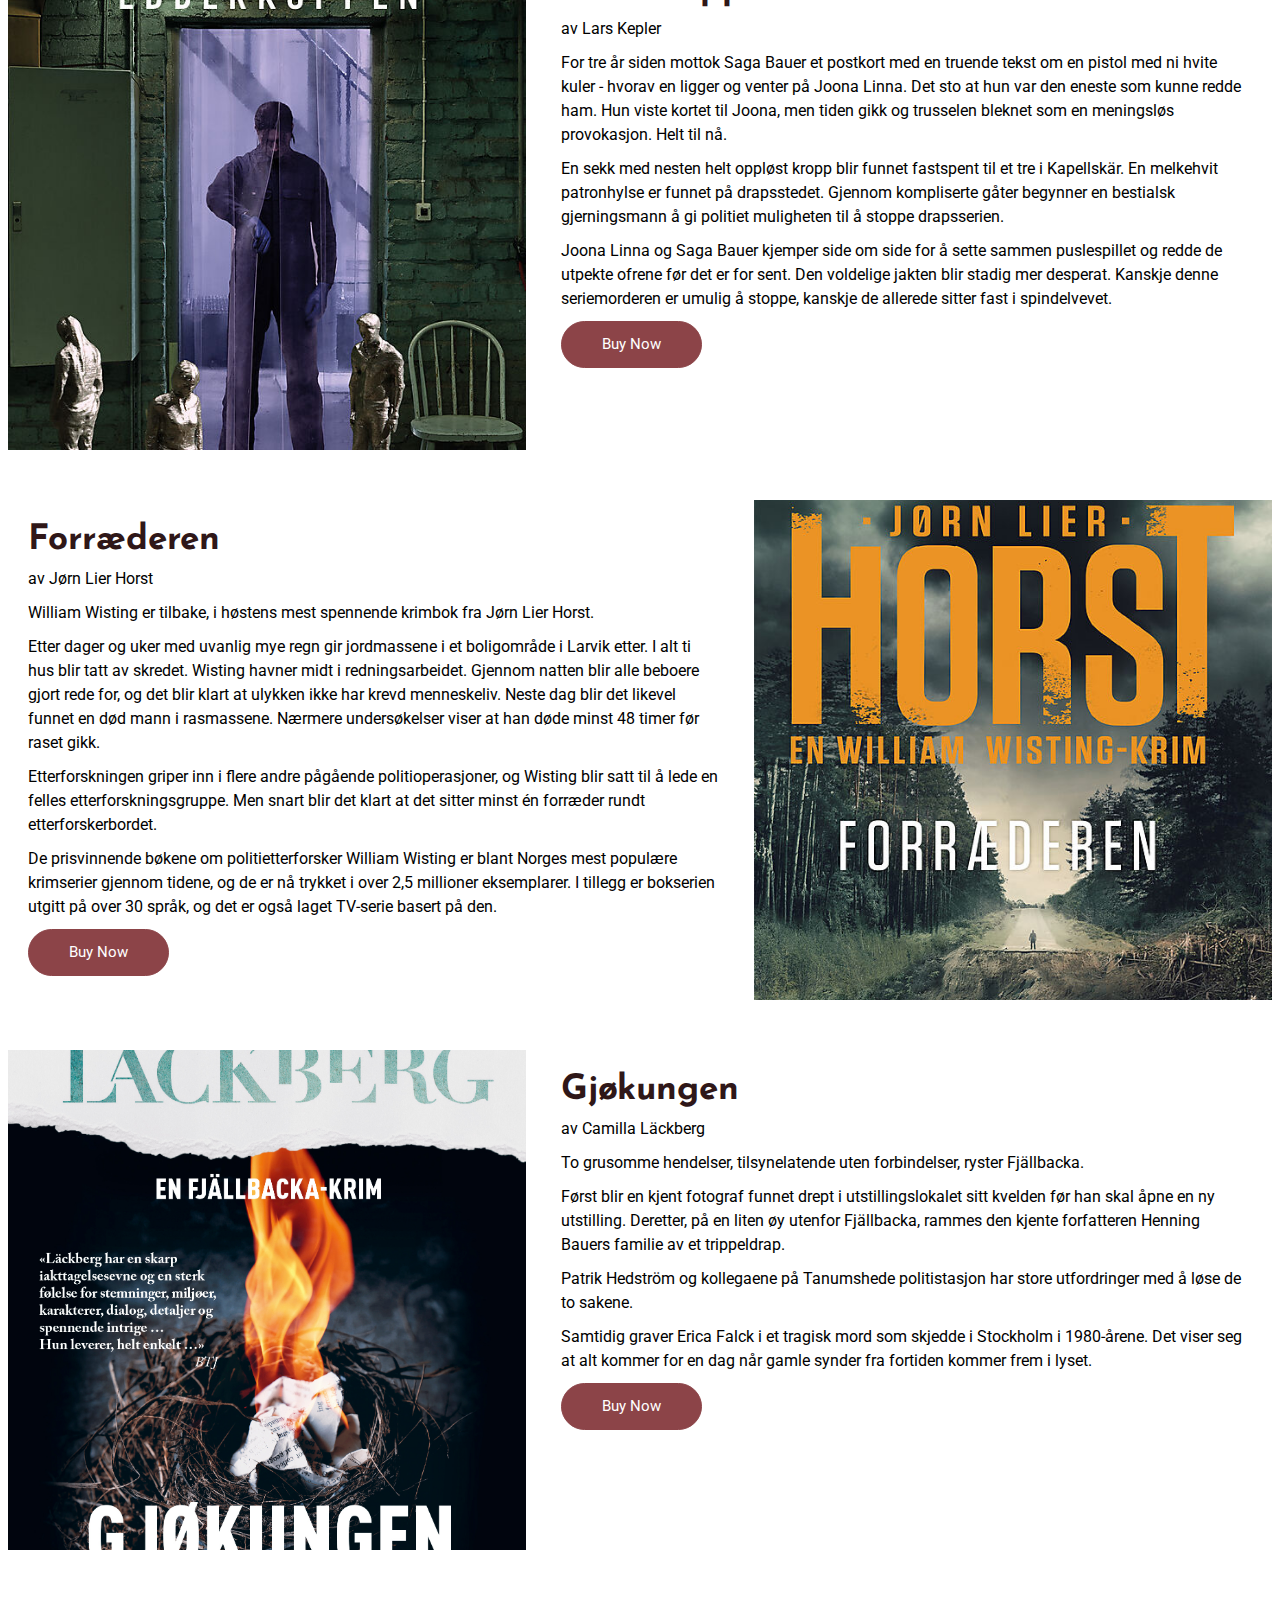
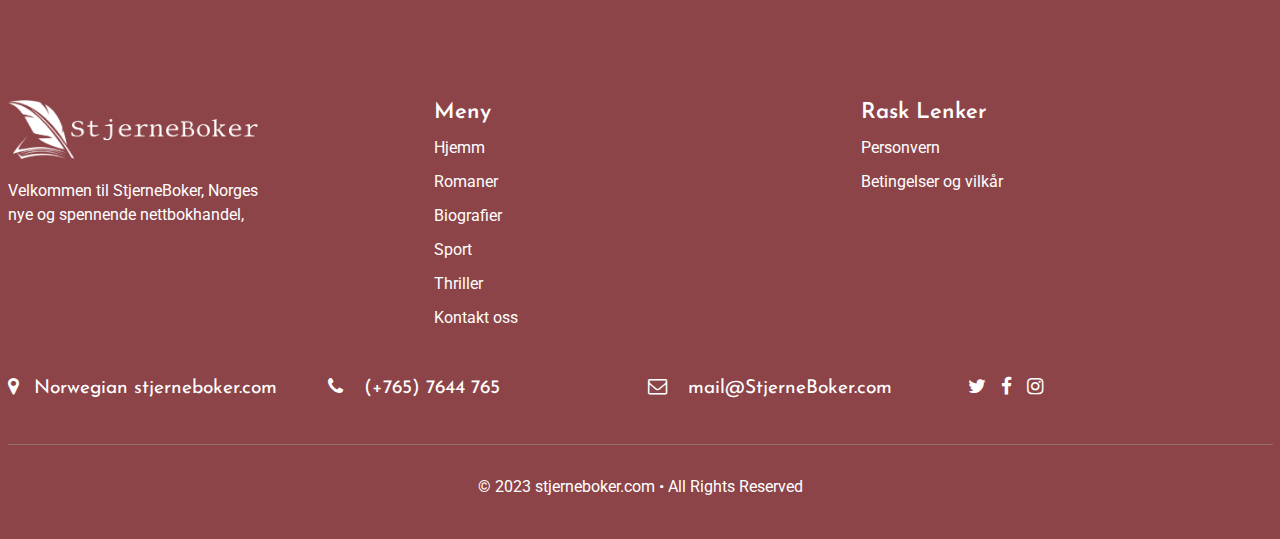
<file: thriller.html>
<!DOCTYPE html>
<html lang="en">

<head>
    <meta charset="utf-8">
    <meta name="viewport" content="width=device-width, initial-scale=1">
    <link rel="stylesheet" href="https://cdnjs.cloudflare.com/ajax/libs/font-awesome/4.7.0/css/font-awesome.min.css">
    <link rel="stylesheet" href="css/style.css">
    <link rel="stylesheet" href="css/bootstrap.css">
    <link rel="stylesheet" href="css/responsive.css">
    <link rel="icon" href="img/FAV.png" type="image/x-icon">
    <link rel="stylesheet" href="css/aos.css">
    <title>Thriller
    </title>
</head>

<body>
    <!-- site-header start -->
    <header class="site-header">
        <div class="container">
            <div class="site-logo">
                <a href="index.html"><img src="img/logo.png" alt="site-logo"></a>
            </div>
            <nav class="site-nav">
                <ul>
                    <li><a href="index.html" class=" menu">sa</a></li>
                    <li><a href="romaner.html" class="">Romaner</a></li>
                    <li><a href="biografier.html">Biografier </a></li>
                    <li><a href="sport.html" class="">Sport</a></li>
                    <li><a href="sport.html" class="active">Thriller</a></li>
                    <li><a href="kontakt-oss.html">Kontakt oss
                        </a></li>
                    <div class="closed-menu">
                        <span>×</span>
                    </div>
                </ul>
            </nav>
            <div class="menu-toggle">
                <div class="bar-1"></div>
                <div class="bar-2"></div>
                <div class="bar-3"></div>
            </div>
        </div>
    </header>
    <!-- site header end -->
    <!-- site banner start -->
    <section class="banner romaner">
        <div class="container">
            <div class="main-romaner">
                <div class="flawer" data-aos="zoom-in">
                    <img src="img/flawer.png" alt="">
                </div>
                <div class="romaner-bnr-text" data-aos="fade-right">
                    <h1> Thriller
                    </h1>
                </div>
            </div>
        </div>
    </section>
    <!-- site banner start -->
    <!-- Romaner cards -->
    <div class="biografier">
        <div class="container">
            <div class="biografier-inner">
                <div class="row">
                    <div class="col-lg-5">
                        <div class="biografier-img">
                            <a href="https://tales.no/blodmaane_jo-nesboe_9788203397585" target="_blank">
                                <img src="img/blodmaane.jpg" alt="">
                            </a>
                        </div>
                    </div>
                    <div class="col-lg-7">
                        <div class="biografier-text">
                            <h3>Blodmåne</h3>
                            <p>av Jo Nesbø
                            </p>
                            <div class="tales">
                                <p>Harry har reist til Los Angeles for å drikke seg i hjel etter at livet hans er gått i
                                    stykker. Langt på vei har han greid det, men ikke helt. Han har hjulpet den eldre
                                    filmskuespilleren Lucille unna et narkotikakartell hun skylder én million dollar.
                                    Hun har gitt ham husly, selskap og en skreddersydd dress.

                                </p>
                                <p>I Oslo er to jenter forsvunnet og drept. Én av de mistenkte er en kjent
                                    eiendomsbaron. Katrine Bratt vil kontakte landets fremste spesialist på seriemord,
                                    men for sjefene i Politiet er et samarbeid med Harry Hole uaktuelt. Den mistenkte
                                    eiendomsbaronen vil derimot hyre ham som privatetterforsker. Harry takker nei, men
                                    det er før kartellet tar Lucille som gissel. Løser han saken, skal han få en bonus
                                    som dekker Lucilles gjeld.

                                </p>
                                <p>Hjemme i Norge samler Harry et lag bestående av en kokainselgende barndomsvenn, en
                                    korrupt politimann og en kreftsyk psykolog. Kartellet har gitt dem ti dager. Klokka
                                    tikker, og det er varslet blodmåne over Oslo.
                                </p>
                                <a href="https://tales.no/blodmaane_jo-nesboe_9788203397585" target="_blank">Buy Now</a>
                            </div>
                        </div>
                    </div>
                </div>
            </div>
            <div class="biografier-inner namo">
                <div class="row">
                    <div class="col-lg-7">
                        <div class="biografier-text">
                            <h3>Skyggerom
                            </h3>
                            <p>av Jan-Erik Fjell
                            </p>
                            <div class="tales">
                                <p>Det er snart jul og den småkriminelle Bernandas fra Litauen kjører inn i Norge med en
                                    forseglet last, på oppdrag fra den russiske gangsterbossen Doskino. Kontakten som
                                    skal
                                    overta lasten, dukker aldri opp ved den avsidesliggende hytta ved Fredrikstad.
                                    Når Bernandas oppdager hva slags «varer» han har smuglet, skjønner han at han selv
                                    er i fare - og får panikk. Neste dag blir den eldre læreren Viggo Holm funnet død i
                                    sitt hjem i Sarpsborg, brutalt knivmyrdet. Det viser seg at Holm og Bernandas'
                                    kontakt er samme mann.
                                </p>
                                <p>En motvillig Anton Brekke blir satt på saken. Parallelt med etterforskningen følger
                                    vi Bernandas' stadig mer desperate kamp for å komme seg ut av den skvisen han er i,
                                    strandet i et fremmed land og klemt mellom en mordetterforskning og trusler fra
                                    bakmannen i Litauen.
                                </p>
                                <a href="https://tales.no/skyggerom_jan-erik-fjell_9788293671800" target="_blank">Buy Now</a>
                            </div>
                        </div>
                    </div>
                    <div class="col-lg-5">
                        <div class="biografier-img">
                            <a href="https://tales.no/skyggerom_jan-erik-fjell_9788293671800" target="_blank">
                                <img src="img/skyggerom.jpg" alt="">
                            </a>
                        </div>
                    </div>

                </div>
            </div>
            <div class="biografier-inner namo">
                <div class="row">
                    <div class="col-lg-5">
                        <div class="biografier-img">
                            <a href="https://tales.no/edderkoppen_lars-kepler_9788202789879" target="_blank">
                                <img src="img/edderkoppen.jpg" alt="">
                            </a>
                        </div>
                    </div>
                    <div class="col-lg-7">
                        <div class="biografier-text">
                            <h3>Edderkoppen
                            </h3>
                            <p>av Lars Kepler</p>
                            <div class="tales">
                                <p>For tre år siden mottok Saga Bauer et postkort med en truende tekst om en pistol med
                                    ni hvite kuler - hvorav en ligger og venter på Joona Linna. Det sto at hun var den
                                    eneste som kunne redde ham. Hun viste kortet til Joona, men tiden gikk og trusselen
                                    bleknet som en meningsløs provokasjon. Helt til nå.
                                </p>
                                <p>En sekk med nesten helt oppløst kropp blir funnet fastspent til et tre i Kapellskär.
                                    En melkehvit patronhylse er funnet på drapsstedet. Gjennom kompliserte gåter
                                    begynner en bestialsk gjerningsmann å gi politiet muligheten til å stoppe
                                    drapsserien.

                                </p>
                                <p>Joona Linna og Saga Bauer kjemper side om side for å sette sammen puslespillet og
                                    redde de utpekte ofrene før det er for sent. Den voldelige jakten blir stadig mer
                                    desperat. Kanskje denne seriemorderen er umulig å stoppe, kanskje de allerede sitter
                                    fast i spindelvevet.
                                </p>
                                <a href="https://tales.no/edderkoppen_lars-kepler_9788202789879" target="_blank">Buy Now</a>
                            </div>
                        </div>
                    </div>
                </div>
            </div>
            <div class="biografier-inner namo">
                <div class="row">
                    <div class="col-lg-7">
                        <div class="biografier-text">
                            <h3>Forræderen
                            </h3>
                            <p>av Jørn Lier Horst

                            </p>
                            <div class="tales">
                                <p>William Wisting er tilbake, i høstens mest spennende krimbok fra Jørn Lier Horst.
                                </p>
                                <p>Etter dager og uker med uvanlig mye regn gir jordmassene i et boligområde i Larvik
                                    etter. I alt ti hus blir tatt av skredet. Wisting havner midt i redningsarbeidet.
                                    Gjennom natten blir alle beboere gjort rede for, og det blir klart at ulykken ikke
                                    har krevd menneskeliv. Neste dag blir det likevel funnet en død mann i rasmassene.
                                    Nærmere undersøkelser viser at han døde minst 48 timer før raset gikk.

                                </p>
                                <p>Etterforskningen griper inn i flere andre pågående politioperasjoner, og Wisting blir
                                    satt til å lede en felles etterforskningsgruppe. Men snart blir det klart at det
                                    sitter minst én forræder rundt etterforskerbordet.

                                </p>
                                <p>De prisvinnende bøkene om politietterforsker William Wisting er blant Norges mest
                                    populære krimserier gjennom tidene, og de er nå trykket i over 2,5 millioner
                                    eksemplarer. I tillegg er bokserien utgitt på over 30 språk, og det er også laget
                                    TV-serie basert på den.

                                </p>
                                <a href="https://tales.no/forraederen_joern-lier-horst_9788234709036" target="_blank">Buy Now</a>
                            </div>
                        </div>
                    </div>
                    <div class="col-lg-5">
                        <div class="biografier-img">
                            <a href="https://tales.no/forraederen_joern-lier-horst_9788234709036" target="_blank">
                                <img src="img/xyz.jpg" alt="">
                            </a>
                        </div>
                    </div>

                </div>
            </div>
            <div class="biografier-inner namo">
                <div class="row">
                    <div class="col-lg-5">
                        <div class="biografier-img">
                            <a href="https://tales.no/gjoekungen_camilla-laeckberg_9788205579378" target="_blank">
                                <img src="img/oppppp.jpeg" alt="">
                            </a>
                        </div>
                    </div>
                    <div class="col-lg-7">
                        <div class="biografier-text">
                            <h3>Gjøkungen
                            </h3>
                            <p>av Camilla Läckberg
                            </p>
                            <div class="tales">
                                <p>To grusomme hendelser, tilsynelatende uten forbindelser, ryster Fjällbacka.
                                </p>
                                <p>Først blir en kjent fotograf funnet drept i utstillingslokalet sitt kvelden før han
                                    skal åpne en ny utstilling. Deretter, på en liten øy utenfor Fjällbacka, rammes den
                                    kjente forfatteren Henning Bauers familie av et trippeldrap.
                                </p>
                                <p>Patrik Hedström og kollegaene på Tanumshede politistasjon har store utfordringer med
                                    å løse de to sakene.
                                </p>
                                <p>Samtidig graver Erica Falck i et tragisk mord som skjedde i Stockholm i 1980-årene.
                                    Det viser seg at alt kommer for en dag når gamle synder fra fortiden kommer frem i
                                    lyset.</p>
                                <a href="https://tales.no/gjoekungen_camilla-laeckberg_9788205579378" target="_blank">Buy Now</a>
                            </div>
                        </div>
                    </div>
                </div>
            </div>
        </div>
    </div>
    <!-- cards -->
    <!-- footer -->
    <footer>
        <div class="container">
            <div class="footer-inner">
                <div class="row">
                    <div class="col-lg-4">
                        <div class="footerp-logo">
                            <a href="index.html">
                                <img src="img/footer-logo.png" alt="">
                            </a>
                            <p>Velkommen til StjerneBoker, Norges nye og spennende nettbokhandel, </p>
                        </div>
                    </div>
                    <div class="col-lg-4">
                        <div class="navigation">
                            <h3>Meny</h3>
                            <ul>
                                <li><a href="index.html" class=" menu ">Hjemm</a></li>
                                <li><a href="romaner.html">Romaner</a></li>
                                <li><a href="biografier.html">Biografier </a></li>
                                <li><a href="sport.html">Sport</a></li>
                                <li><a href="thriller.html">Thriller</a></li>
                                <li><a href="kontakt-oss.html">Kontakt oss
                                    </a></li>
                            </ul>
                        </div>
                    </div>
                    <div class="col-lg-4">
                        <div class="navigation">
                            <h3>Rask Lenker</h3>
                            <ul>
                                <li><a href="personvern.html">Personvern</a></li>
                                <li><a href="vilkar-og-betingelser.html">Betingelser og vilkår
                                    </a></li>
                            </ul>
                        </div>
                    </div>

                </div>
                <div class="social-icon">
                    <div class="row">
                        <div class="col-lg-3">
                            <div class="social-icon-iner">
                                <p><i class="fa fa-map-marker" aria-hidden="true"></i>Norwegian stjerneboker.com
                                </p>
                            </div>
                        </div>
                        <div class="col-lg-3">
                            <div class="social-icon-iner">
                                <a href="tel:(+765) 7644 765"><i class="fa fa-phone" aria-hidden="true"></i>
                                    (+765) 7644 765</a>
                            </div>
                        </div>
                        <div class="col-lg-3">
                            <div class="social-icon-iner">
                                <a href="mailto:mail@StjerneBoker.com"><i class="fa fa-envelope-o"
                                        aria-hidden="true"></i>
                                    mail@StjerneBoker.com</a>
                            </div>
                        </div>
                        <div class="col-lg-3">
                            <div class="social-icon-iner">
                                <ul>
                                    <li><a href=""><i class="fa fa-twitter" aria-hidden="true"></i>
                                        </a></li>
                                    <li><a href=""><i class="fa fa-facebook" aria-hidden="true"></i>
                                        </a></li>
                                    <li><a href=""><i class="fa fa-instagram" aria-hidden="true"></i>
                                        </a></li>
                                </ul>
                            </div>
                        </div>
                    </div>
                </div>
                <div class="copy-right">
                    <p>© 2023 stjerneboker.com • All Rights Reserved
                    </p>
                </div>
            </div>
        </div>
    </footer>
    <a id="button">

    </a>
    <!-- footer -->
    <!-- script -->
    <script src="https://ajax.googleapis.com/ajax/libs/jquery/3.6.4/jquery.min.js"></script>
    <script src="https://cdnjs.cloudflare.com/ajax/libs/OwlCarousel2/2.3.4/owl.carousel.min.js"
        integrity="sha512-bPs7Ae6pVvhOSiIcyUClR7/q2OAsRiovw4vAkX+zJbw3ShAeeqezq50RIIcIURq7Oa20rW2n2q+fyXBNcU9lrw=="
        crossorigin="anonymous" referrerpolicy="no-referrer"></script>
    <script>
        jQuery(document).ready(function () {
            jQuery(".menu-toggle").click(function () {
                jQuery("body").addClass("toggle");
            });
        });

        jQuery(document).ready(function () {
            jQuery(".closed-menu").click(function () {
                jQuery("body").removeClass("toggle");
            });
        });
    </script>


    <script>
        $(document).ready(function () {
            $(window).scroll(function () {
                var header = $("header");
                header.toggleClass("sticky", $(window).scrollTop() > 10);
            });
        });

    </script>
    <script>
        var btn = $('#button');

        $(window).scroll(function () {
            if ($(window).scrollTop() > 300) {
                btn.addClass('show');
            } else {
                btn.removeClass('show');
            }
        });

        btn.on('click', function (e) {
            e.preventDefault();
            $('html, body').animate({ scrollTop: 0 }, '300');
        });
    </script>
    <script src="js/unpkg.com_aos.js"></script>
    <script>
        AOS.init({
            duration: 1200,
        })
    </script>
</body>

</html>
</file>
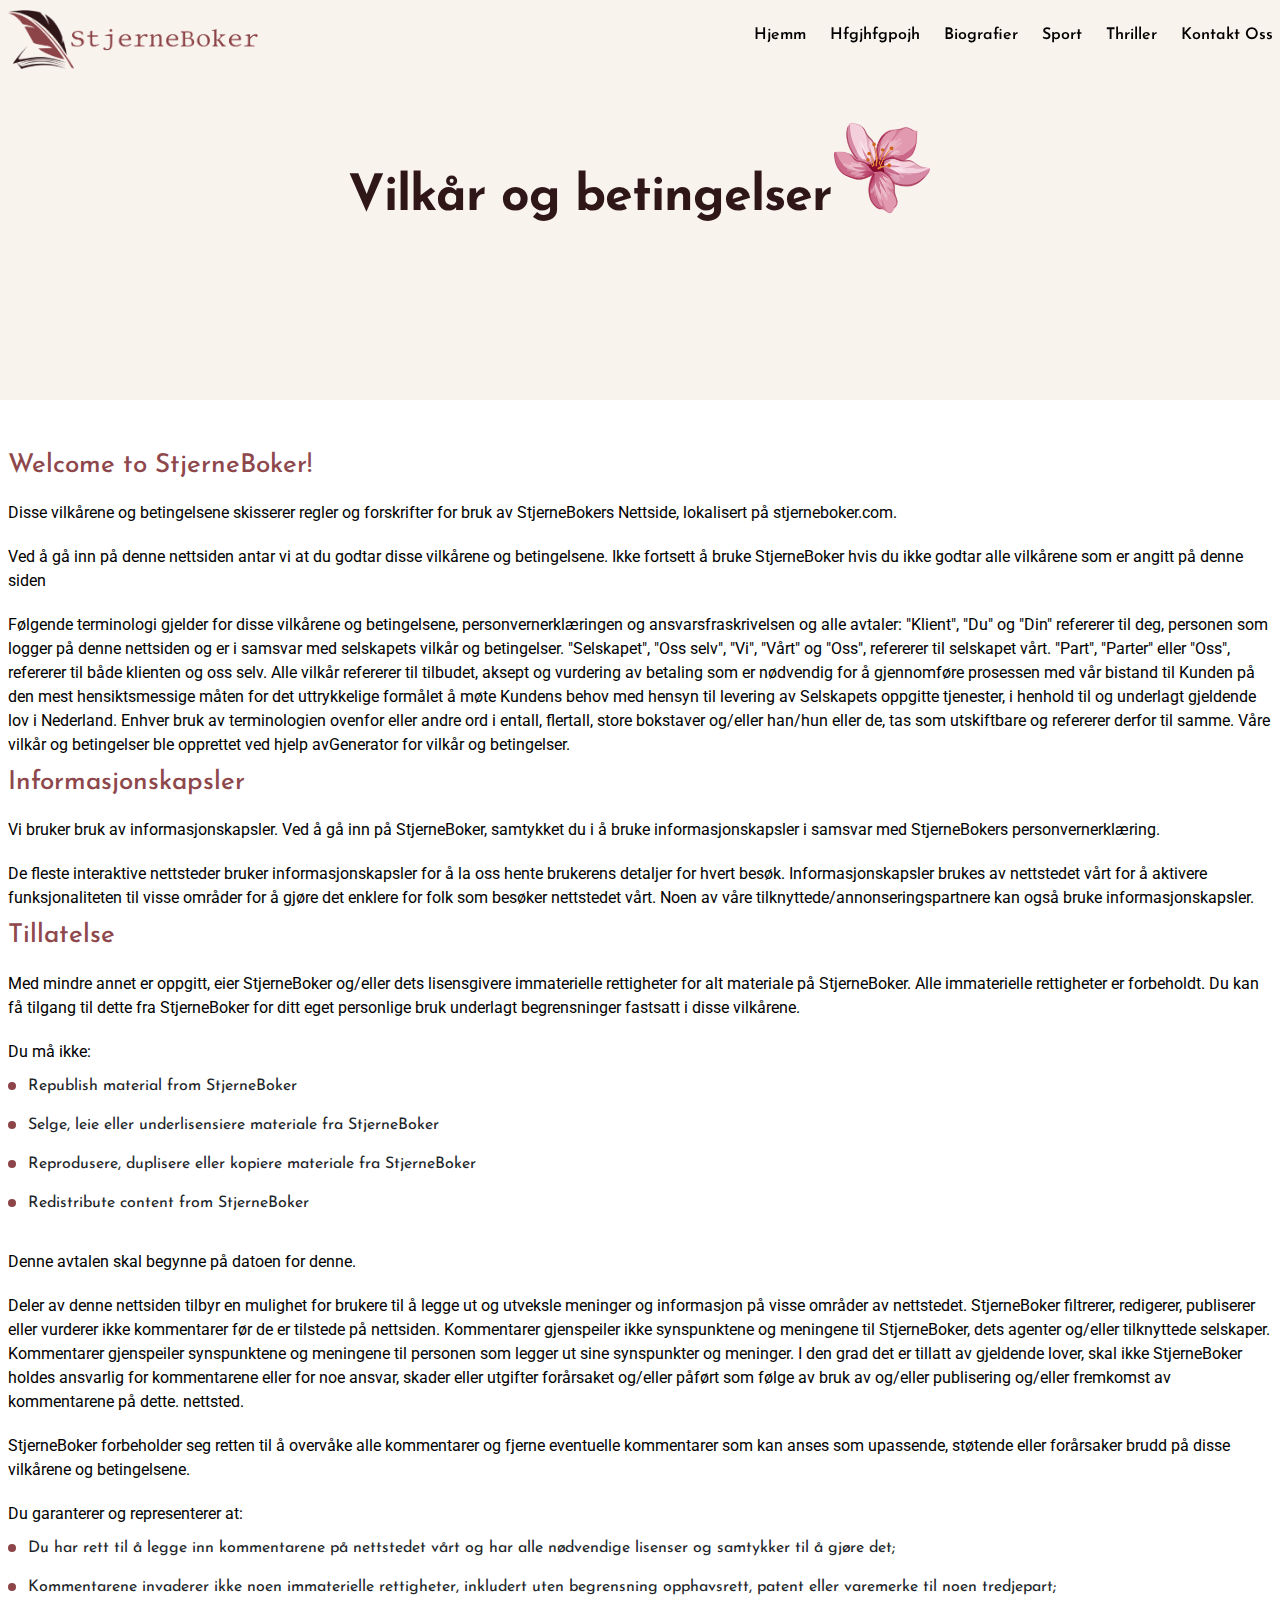
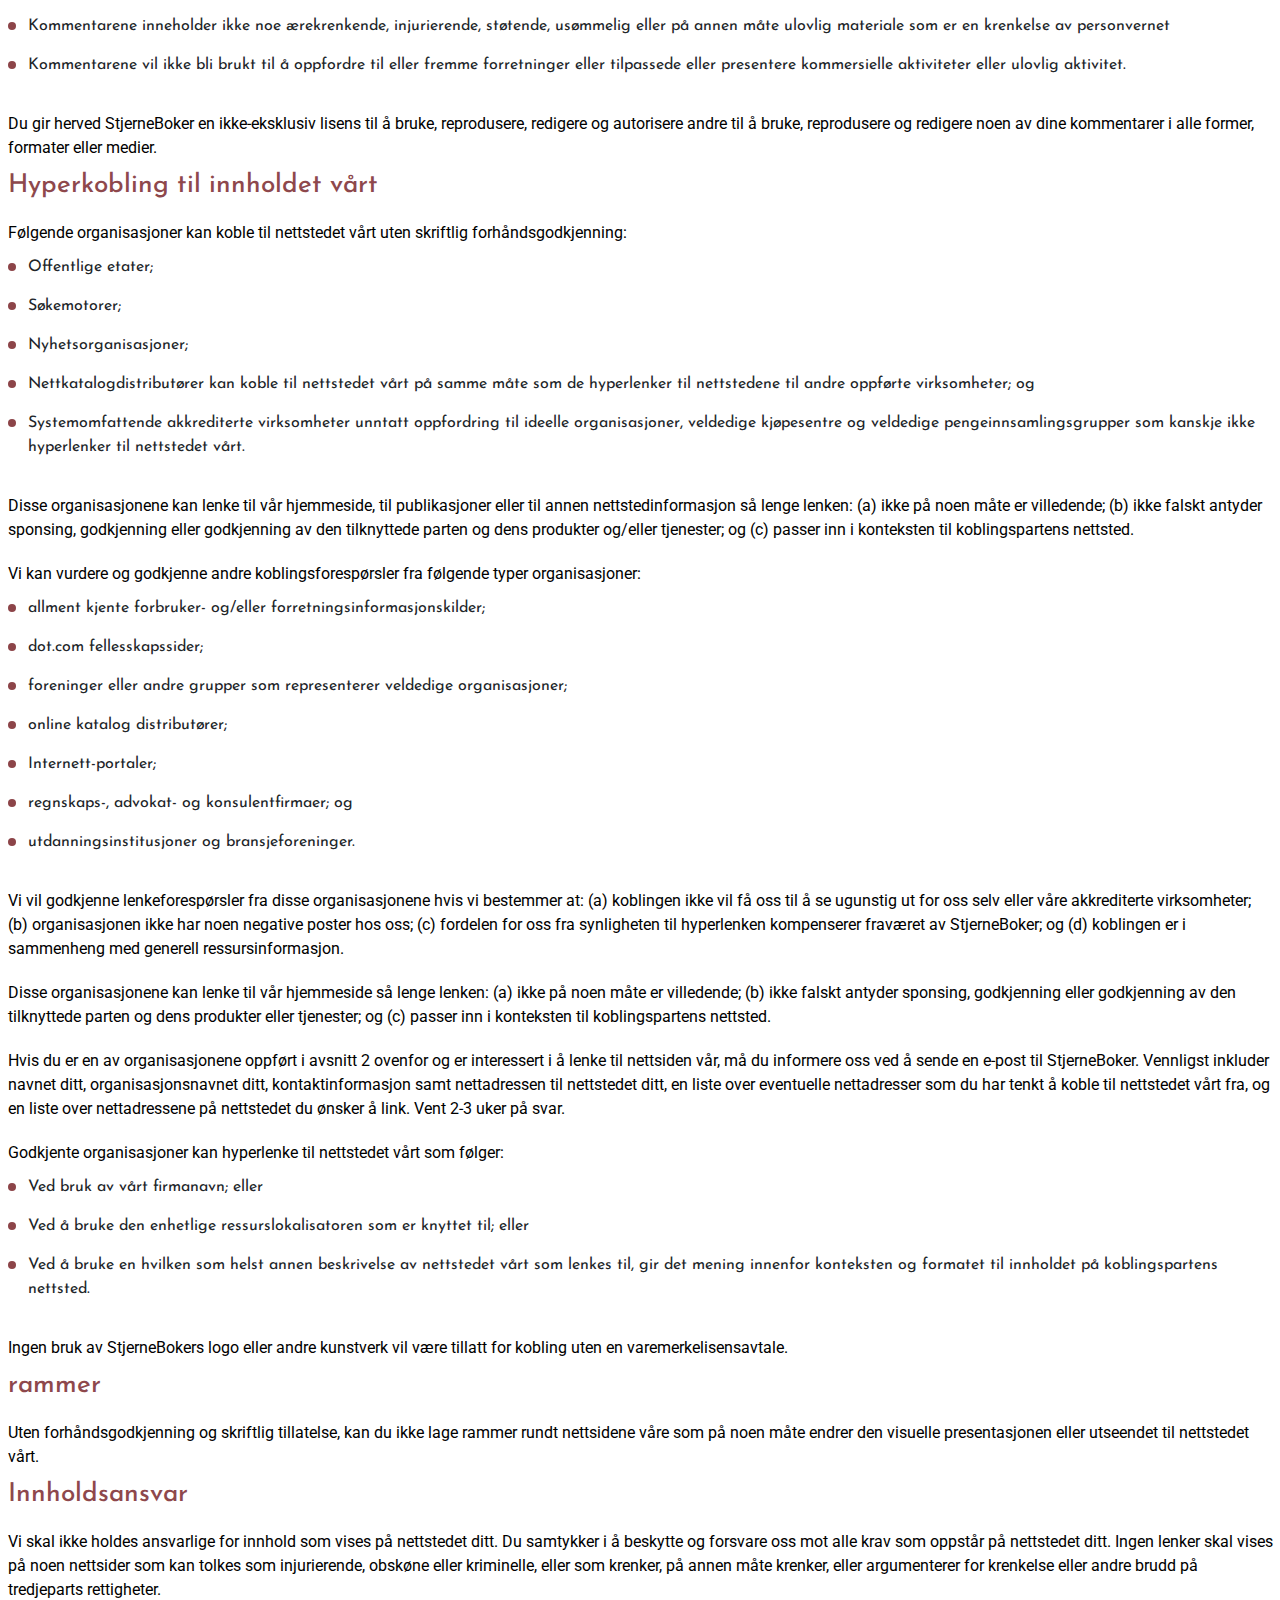
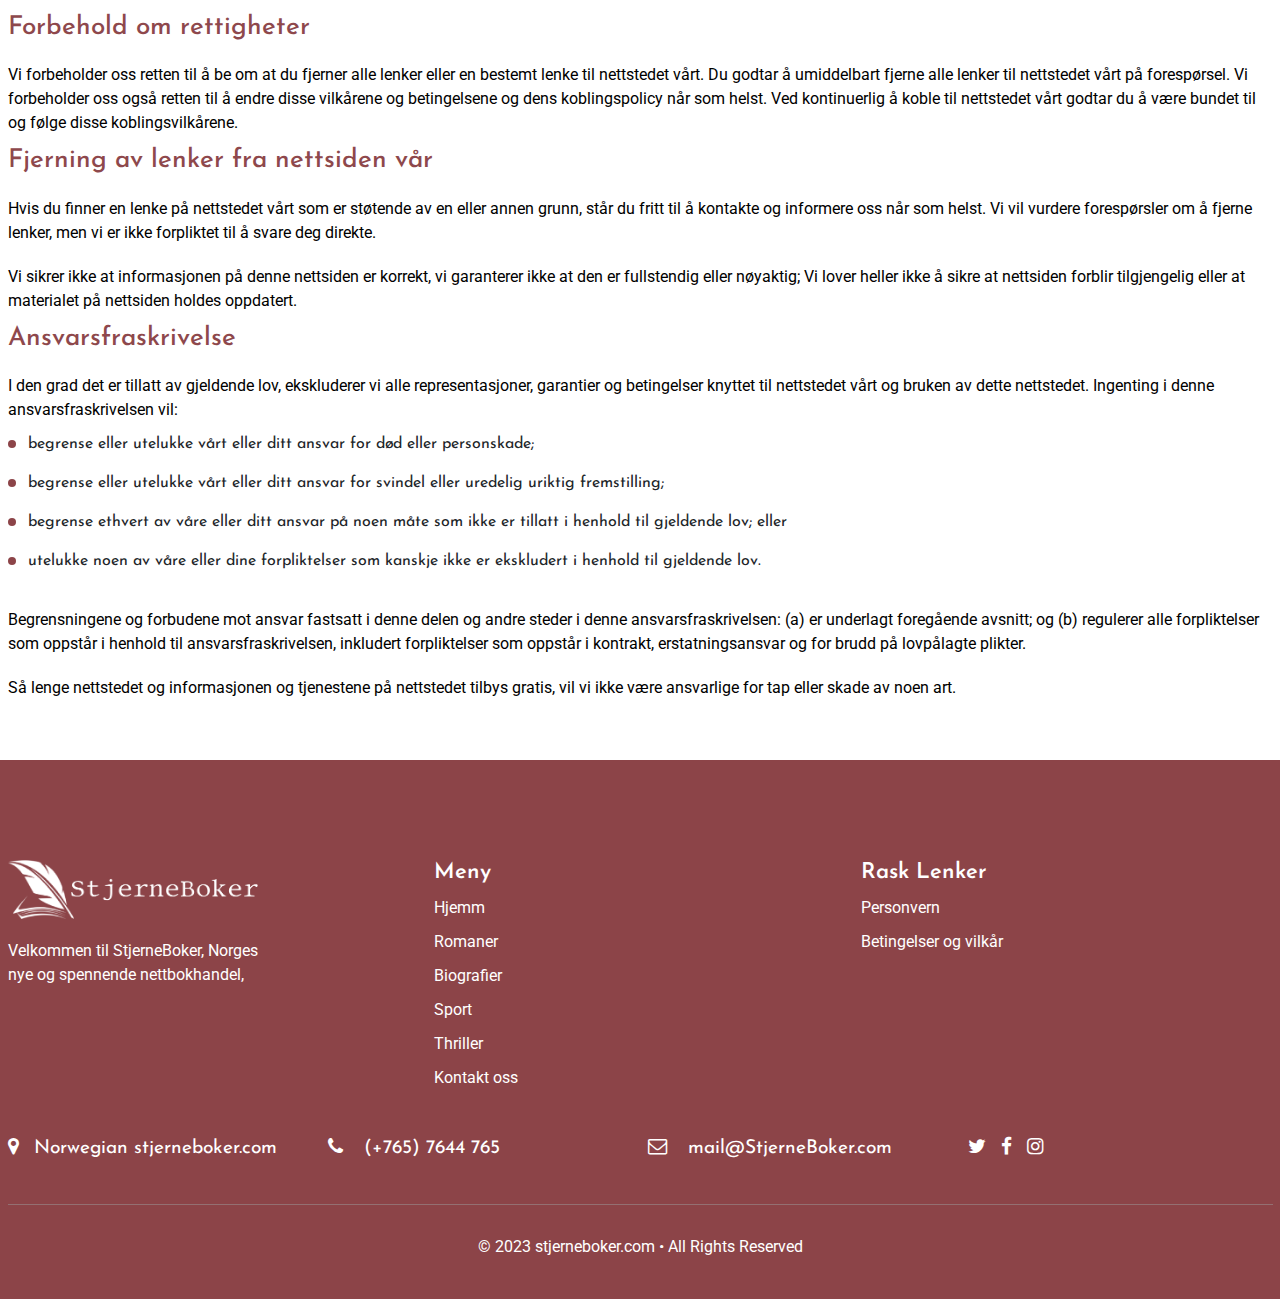
<file: vilkar-og-betingelser.html>
<!DOCTYPE html>
<html lang="en">

<head>
    <meta charset="utf-8">
    <meta name="viewport" content="width=device-width, initial-scale=1">
    <link rel="stylesheet" href="https://cdnjs.cloudflare.com/ajax/libs/font-awesome/4.7.0/css/font-awesome.min.css">
    <link rel="stylesheet" href="css/style.css">
    <link rel="stylesheet" href="css/bootstrap.css">
    <link rel="stylesheet" href="css/responsive.css">
    <link rel="icon" href="img/FAV.png" type="image/x-icon">
    <link rel="stylesheet" href="css/aos.css">
    <title>Vilkår og betingelser</title>
</head>

<body>
    <!-- site-header start -->
    <header class="site-header">
        <div class="container">
            <div class="site-logo">
                <a href="index.html"><img src="img/logo.png" alt="site-logo"></a>
            </div>
            <nav class="site-nav">
                <ul>
                    <li><a href="index.html" class=" menu">Hjemm</a></li>
                    <li><a href="romaner.html" class="">hfgjhfgpojh</a></li>
                    <li><a href="biografier.html">Biografier </a></li>
                    <li><a href="">Sport</a></li>
                    <li><a href="">Thriller</a></li>
                    <li><a href="kontakt-oss.html" class="">Kontakt oss
                        </a></li>
                    <div class="closed-menu">
                        <span>×</span>
                    </div>
                </ul>
            </nav>
            <div class="menu-toggle">
                <div class="bar-1"></div>
                <div class="bar-2"></div>
                <div class="bar-3"></div>
            </div>
        </div>
    </header>
    <!-- site header end -->
    <!-- site banner start -->
    <section class="banner romaner">
        <div class="container">
            <div class="main-romaner">
                <div class="flawer"  data-aos="zoom-in">
                    <img src="img/flawer.png" alt="">
                </div>
                <div class="romaner-bnr-text"  data-aos="zoom-in">
                    <h1>Vilkår og betingelser</h1>
                </div>
            </div>
        </div>
    </section>
    <!-- site banner start -->
    <!-- contact-page -->
    <div class="contact-page">
        <div class="container">
            <div class="contact-page-text teram">
                <h5>Welcome to StjerneBoker!
                </h5>
                <p>Disse vilkårene og betingelsene skisserer regler og forskrifter for bruk av StjerneBokers Nettside,
                    lokalisert på stjerneboker.com.
                </p>
                <p>Ved å gå inn på denne nettsiden antar vi at du godtar disse vilkårene og betingelsene. Ikke fortsett
                    å bruke StjerneBoker hvis du ikke godtar alle vilkårene som er angitt på denne siden</p>
                <p>Følgende terminologi gjelder for disse vilkårene og betingelsene, personvernerklæringen og
                    ansvarsfraskrivelsen og alle avtaler: "Klient", "Du" og "Din" refererer til deg, personen som logger
                    på denne nettsiden og er i samsvar med selskapets vilkår og betingelser. "Selskapet", "Oss selv",
                    "Vi", "Vårt" og "Oss", refererer til selskapet vårt. "Part", "Parter" eller "Oss", refererer til
                    både klienten og oss selv. Alle vilkår refererer til tilbudet, aksept og vurdering av betaling som
                    er nødvendig for å gjennomføre prosessen med vår bistand til Kunden på den mest hensiktsmessige
                    måten for det uttrykkelige formålet å møte Kundens behov med hensyn til levering av Selskapets
                    oppgitte tjenester, i henhold til og underlagt gjeldende lov i Nederland. Enhver bruk av
                    terminologien ovenfor eller andre ord i entall, flertall, store bokstaver og/eller han/hun eller de,
                    tas som utskiftbare og refererer derfor til samme. Våre vilkår og betingelser ble opprettet ved
                    hjelp avGenerator for vilkår og betingelser.
                </p>
                <h5>Informasjonskapsler</h5>
                <p>Vi bruker bruk av informasjonskapsler. Ved å gå inn på StjerneBoker, samtykket du i å bruke
                    informasjonskapsler i samsvar med StjerneBokers personvernerklæring.
                </p>
                <p>De fleste interaktive nettsteder bruker informasjonskapsler for å la oss hente brukerens detaljer for
                    hvert besøk. Informasjonskapsler brukes av nettstedet vårt for å aktivere funksjonaliteten til visse
                    områder for å gjøre det enklere for folk som besøker nettstedet vårt. Noen av våre
                    tilknyttede/annonseringspartnere kan også bruke informasjonskapsler.
                </p>
                <h5>Tillatelse</h5>
                <p>Med mindre annet er oppgitt, eier StjerneBoker og/eller dets lisensgivere immaterielle rettigheter
                    for alt materiale på StjerneBoker. Alle immaterielle rettigheter er forbeholdt. Du kan få tilgang
                    til dette fra StjerneBoker for ditt eget personlige bruk underlagt begrensninger fastsatt i disse
                    vilkårene.
                </p>
                <p>Du må ikke:
                </p>
                <ul>
                    <li>Republish material from StjerneBoker
                    </li>
                    <li>Selge, leie eller underlisensiere materiale fra StjerneBoker
                    </li>
                    <li>Reprodusere, duplisere eller kopiere materiale fra StjerneBoker
                    </li>
                    <li>Redistribute content from StjerneBoker</li>
                </ul>
                <p>Denne avtalen skal begynne på datoen for denne.
                </p>
                <p>Deler av denne nettsiden tilbyr en mulighet for brukere til å legge ut og utveksle meninger og
                    informasjon på visse områder av nettstedet. StjerneBoker filtrerer, redigerer, publiserer eller
                    vurderer ikke kommentarer før de er tilstede på nettsiden. Kommentarer gjenspeiler ikke synspunktene
                    og meningene til StjerneBoker, dets agenter og/eller tilknyttede selskaper. Kommentarer gjenspeiler
                    synspunktene og meningene til personen som legger ut sine synspunkter og meninger. I den grad det er
                    tillatt av gjeldende lover, skal ikke StjerneBoker holdes ansvarlig for kommentarene eller for noe
                    ansvar, skader eller utgifter forårsaket og/eller påført som følge av bruk av og/eller publisering
                    og/eller fremkomst av kommentarene på dette. nettsted.
                </p>
                <p>StjerneBoker forbeholder seg retten til å overvåke alle kommentarer og fjerne eventuelle kommentarer
                    som kan anses som upassende, støtende eller forårsaker brudd på disse vilkårene og betingelsene.
                </p>
                <p>Du garanterer og representerer at:
                </p>
                <ul>
                    <li>Du har rett til å legge inn kommentarene på nettstedet vårt og har alle nødvendige lisenser og
                        samtykker til å gjøre det;
                    </li>
                    <li>Kommentarene invaderer ikke noen immaterielle rettigheter, inkludert uten begrensning
                        opphavsrett, patent eller varemerke til noen tredjepart;
                    </li>
                    <li>Kommentarene inneholder ikke noe ærekrenkende, injurierende, støtende, usømmelig eller på annen
                        måte ulovlig materiale som er en krenkelse av personvernet
                    </li>
                    <li>Kommentarene vil ikke bli brukt til å oppfordre til eller fremme forretninger eller tilpassede
                        eller presentere kommersielle aktiviteter eller ulovlig aktivitet.
                    </li>
                </ul>
                <p>Du gir herved StjerneBoker en ikke-eksklusiv lisens til å bruke, reprodusere, redigere og autorisere
                    andre til å bruke, reprodusere og redigere noen av dine kommentarer i alle former, formater eller
                    medier.
                </p>
                <h5>Hyperkobling til innholdet vårt
                </h5>
                <p>Følgende organisasjoner kan koble til nettstedet vårt uten skriftlig forhåndsgodkjenning:
                </p>
                <ul>
                    <li>Offentlige etater;
                    </li>
                    <li>Søkemotorer;
                    </li>
                    <li>Nyhetsorganisasjoner;
                    </li>
                    <li>Nettkatalogdistributører kan koble til nettstedet vårt på samme måte som de hyperlenker til
                        nettstedene til andre oppførte virksomheter; og
                    </li>
                    <li>Systemomfattende akkrediterte virksomheter unntatt oppfordring til ideelle organisasjoner,
                        veldedige kjøpesentre og veldedige pengeinnsamlingsgrupper som kanskje ikke hyperlenker til
                        nettstedet vårt.
                    </li>
                </ul>
                <p>Disse organisasjonene kan lenke til vår hjemmeside, til publikasjoner eller til annen
                    nettstedinformasjon så lenge lenken: (a) ikke på noen måte er villedende; (b) ikke falskt antyder
                    sponsing, godkjenning eller godkjenning av den tilknyttede parten og dens produkter og/eller
                    tjenester; og (c) passer inn i konteksten til koblingspartens nettsted.
                </p>
                <p>Vi kan vurdere og godkjenne andre koblingsforespørsler fra følgende typer organisasjoner:
                </p>
                <ul>
                    <li>allment kjente forbruker- og/eller forretningsinformasjonskilder;
                    </li>
                    <li>dot.com fellesskapssider;
                    </li>
                    <li>foreninger eller andre grupper som representerer veldedige organisasjoner;
                    </li>
                    <li>online katalog distributører;</li>
                    <li>Internett-portaler;
                    </li>
                    <li>regnskaps-, advokat- og konsulentfirmaer; og
                    </li>
                    <li>utdanningsinstitusjoner og bransjeforeninger.
                    </li>
                </ul>
                <p>Vi vil godkjenne lenkeforespørsler fra disse organisasjonene hvis vi bestemmer at: (a) koblingen ikke
                    vil få oss til å se ugunstig ut for oss selv eller våre akkrediterte virksomheter; (b)
                    organisasjonen ikke har noen negative poster hos oss; (c) fordelen for oss fra synligheten til
                    hyperlenken kompenserer fraværet av StjerneBoker; og (d) koblingen er i sammenheng med generell
                    ressursinformasjon.
                </p>
                <p>Disse organisasjonene kan lenke til vår hjemmeside så lenge lenken: (a) ikke på noen måte er
                    villedende; (b) ikke falskt antyder sponsing, godkjenning eller godkjenning av den tilknyttede
                    parten og dens produkter eller tjenester; og (c) passer inn i konteksten til koblingspartens
                    nettsted.
                </p>
                <p>Hvis du er en av organisasjonene oppført i avsnitt 2 ovenfor og er interessert i å lenke til
                    nettsiden vår, må du informere oss ved å sende en e-post til StjerneBoker. Vennligst inkluder navnet
                    ditt, organisasjonsnavnet ditt, kontaktinformasjon samt nettadressen til nettstedet ditt, en liste
                    over eventuelle nettadresser som du har tenkt å koble til nettstedet vårt fra, og en liste over
                    nettadressene på nettstedet du ønsker å link. Vent 2-3 uker på svar.
                </p>
                <p>Godkjente organisasjoner kan hyperlenke til nettstedet vårt som følger:
                </p>
                <ul>
                    <li>Ved bruk av vårt firmanavn; eller
                    </li>
                    <li>Ved å bruke den enhetlige ressurslokalisatoren som er knyttet til; eller
                    </li>
                    <li>Ved å bruke en hvilken som helst annen beskrivelse av nettstedet vårt som lenkes til, gir det
                        mening innenfor konteksten og formatet til innholdet på koblingspartens nettsted.
                    </li>
                </ul>
                <p>Ingen bruk av StjerneBokers logo eller andre kunstverk vil være tillatt for kobling uten en
                    varemerkelisensavtale.
                </p>
                <h5>rammer</h5>
                <p>Uten forhåndsgodkjenning og skriftlig tillatelse, kan du ikke lage rammer rundt nettsidene våre som
                    på noen måte endrer den visuelle presentasjonen eller utseendet til nettstedet vårt.</p>
                <h5>Innholdsansvar</h5>
                <p>Vi skal ikke holdes ansvarlige for innhold som vises på nettstedet ditt. Du samtykker i å beskytte og
                    forsvare oss mot alle krav som oppstår på nettstedet ditt. Ingen lenker skal vises på noen nettsider
                    som kan tolkes som injurierende, obskøne eller kriminelle, eller som krenker, på annen måte krenker,
                    eller argumenterer for krenkelse eller andre brudd på tredjeparts rettigheter.
                </p>
                <h5>Forbehold om rettigheter
                </h5>
                <p>Vi forbeholder oss retten til å be om at du fjerner alle lenker eller en bestemt lenke til nettstedet
                    vårt. Du godtar å umiddelbart fjerne alle lenker til nettstedet vårt på forespørsel. Vi forbeholder
                    oss også retten til å endre disse vilkårene og betingelsene og dens koblingspolicy når som helst.
                    Ved kontinuerlig å koble til nettstedet vårt godtar du å være bundet til og følge disse
                    koblingsvilkårene.
                </p>
                <h5>Fjerning av lenker fra nettsiden vår
                </h5>
                <p>Hvis du finner en lenke på nettstedet vårt som er støtende av en eller annen grunn, står du fritt til
                    å kontakte og informere oss når som helst. Vi vil vurdere forespørsler om å fjerne lenker, men vi er
                    ikke forpliktet til å svare deg direkte.
                </p>
                <p>Vi sikrer ikke at informasjonen på denne nettsiden er korrekt, vi garanterer ikke at den er
                    fullstendig eller nøyaktig; Vi lover heller ikke å sikre at nettsiden forblir tilgjengelig eller at
                    materialet på nettsiden holdes oppdatert.
                </p>
                <h5>Ansvarsfraskrivelse
                </h5>
                <p>I den grad det er tillatt av gjeldende lov, ekskluderer vi alle representasjoner, garantier og
                    betingelser knyttet til nettstedet vårt og bruken av dette nettstedet. Ingenting i denne
                    ansvarsfraskrivelsen vil:
                </p>
                <ul>
                    <li>begrense eller utelukke vårt eller ditt ansvar for død eller personskade;
                    </li>
                    <li>begrense eller utelukke vårt eller ditt ansvar for svindel eller uredelig uriktig fremstilling;
                    </li>
                    <li>begrense ethvert av våre eller ditt ansvar på noen måte som ikke er tillatt i henhold til
                        gjeldende lov; eller
                    </li>
                    <li>utelukke noen av våre eller dine forpliktelser som kanskje ikke er ekskludert i henhold til
                        gjeldende lov.
                    </li>
                </ul>
                <p>Begrensningene og forbudene mot ansvar fastsatt i denne delen og andre steder i denne
                    ansvarsfraskrivelsen: (a) er underlagt foregående avsnitt; og (b) regulerer alle forpliktelser som
                    oppstår i henhold til ansvarsfraskrivelsen, inkludert forpliktelser som oppstår i kontrakt,
                    erstatningsansvar og for brudd på lovpålagte plikter.
                </p>
                <p>Så lenge nettstedet og informasjonen og tjenestene på nettstedet tilbys gratis, vil vi ikke være
                    ansvarlige for tap eller skade av noen art.
                </p>
            </div>
        </div>
    </div>
    <!-- contact-page -->
    <!-- footer -->
    <footer>
        <div class="container">
            <div class="footer-inner">
                <div class="row">
                    <div class="col-lg-4">
                        <div class="footerp-logo">
                            <a href="index.html">
                                <img src="img/footer-logo.png" alt="">
                            </a>
                            <p>Velkommen til StjerneBoker, Norges nye og spennende nettbokhandel, </p>
                        </div>
                    </div>
                    <div class="col-lg-4">
                        <div class="navigation">
                            <h3>Meny</h3>
                            <ul>
                                <li><a href="index.html" class=" menu ">Hjemm</a></li>
                                <li><a href="romaner.html">Romaner</a></li>
                                <li><a href="biografier.html">Biografier </a></li>
                                <li><a href="sport.html">Sport</a></li>
                                <li><a href="thriller.html">Thriller</a></li>
                                <li><a href="kontakt-oss.html">Kontakt oss
                                    </a></li>
                            </ul>
                        </div>
                    </div>
                    <div class="col-lg-4">
                        <div class="navigation">
                            <h3>Rask Lenker</h3>
                            <ul>
                                <li><a href="personvern.html">Personvern</a></li>
                                <li><a href="vilkar-og-betingelser.html">Betingelser og vilkår
                                    </a></li>
                            </ul>
                        </div>
                    </div>

                </div>
                <div class="social-icon">
                    <div class="row">
                        <div class="col-lg-3">
                            <div class="social-icon-iner">
                                <p><i class="fa fa-map-marker" aria-hidden="true"></i>Norwegian stjerneboker.com
                                </p>
                            </div>
                        </div>
                        <div class="col-lg-3">
                            <div class="social-icon-iner">
                                <a href="tel:(+765) 7644 765"><i class="fa fa-phone" aria-hidden="true"></i>
                                    (+765) 7644 765</a>
                            </div>
                        </div>
                        <div class="col-lg-3">
                            <div class="social-icon-iner">
                                <a href="mailto:mail@StjerneBoker.com"><i class="fa fa-envelope-o"
                                        aria-hidden="true"></i>
                                    mail@StjerneBoker.com</a>
                            </div>
                        </div>
                        <div class="col-lg-3">
                            <div class="social-icon-iner">
                                <ul>
                                    <li><a href=""><i class="fa fa-twitter" aria-hidden="true"></i>
                                        </a></li>
                                    <li><a href=""><i class="fa fa-facebook" aria-hidden="true"></i>
                                        </a></li>
                                    <li><a href=""><i class="fa fa-instagram" aria-hidden="true"></i>
                                        </a></li>
                                </ul>
                            </div>
                        </div>
                    </div>
                </div>
                <div class="copy-right">
                    <p>© 2023 stjerneboker.com • All Rights Reserved
                    </p>
                </div>
            </div>
        </div>
    </footer>
    <a id="button">

    </a>
    <!-- footer -->
    <!-- script -->
    <script src="https://ajax.googleapis.com/ajax/libs/jquery/3.6.4/jquery.min.js"></script>
    <script src="https://cdnjs.cloudflare.com/ajax/libs/OwlCarousel2/2.3.4/owl.carousel.min.js"
        integrity="sha512-bPs7Ae6pVvhOSiIcyUClR7/q2OAsRiovw4vAkX+zJbw3ShAeeqezq50RIIcIURq7Oa20rW2n2q+fyXBNcU9lrw=="
        crossorigin="anonymous" referrerpolicy="no-referrer"></script>
    <script>
        jQuery(document).ready(function () {
            jQuery(".menu-toggle").click(function () {
                jQuery("body").addClass("toggle");
            });
        });

        jQuery(document).ready(function () {
            jQuery(".closed-menu").click(function () {
                jQuery("body").removeClass("toggle");
            });
        });
    </script>
   

    <script>
        $(document).ready(function () {
            $(window).scroll(function () {
                var header = $("header");
                header.toggleClass("sticky", $(window).scrollTop() > 10);
            });
        });

    </script>
    <script>
        var btn = $('#button');

        $(window).scroll(function () {
            if ($(window).scrollTop() > 300) {
                btn.addClass('show');
            } else {
                btn.removeClass('show');
            }
        });

        btn.on('click', function (e) {
            e.preventDefault();
            $('html, body').animate({ scrollTop: 0 }, '300');
        });
    </script>
    <script src="js/unpkg.com_aos.js"></script>
    <script>
        AOS.init({
            duration: 1200,
        })
    </script>
</body>

</html>
</file>
<file: css/style.css>
@import url('https://fonts.googleapis.com/css2?family=Josefin+Sans:ital,wght@0,400;0,500;0,600;0,700;1,300;1,400;1,500;1,600;1,700&display=swap');
@import url('https://fonts.googleapis.com/css2?family=Roboto:ital,wght@0,300;0,400;0,500;0,700;0,900;1,300;1,400;1,500;1,700&display=swap');

/*global start*/
* {
    box-sizing: border-box;
    font-family: 'Josefin Sans', sans-serif;

}

a {
    text-decoration: none;
}

::-webkit-scrollbar {
    width: 4px;
}

::-webkit-scrollbar-track {
    background: #ECFAFB;
}

::-webkit-scrollbar-thumb {
    background: #8c4448;
    border-radius: 2px;
}

::-webkit-scrollbar-thumb:hover {
    -webkit-filter: brightness(120%);
    filter: brightness(120%);
}

body {
    margin: 0;
    padding: 0;
    overflow-x: hidden;
    font-size: 1.6rem;
}

ul {
    margin: 0;
    padding: 0;
    list-style-type: none;
    padding: 0 !important;
}

img {
    width: 100%;
}

a {
    text-decoration: none !important;
    color: inherit;
}

a:focus {
    color: inherit;
}

html {
    font-size: 62.5%;
}

.container {
    max-width: 1400px !important;
    width: 100%;
    margin: 0 auto;
}

/*global end*/

/*header start*/
.site-header {
    padding: 10px 0;
    background: transparent;
    position: fixed;
    width: 100%;
    z-index: 9999999;
    transition: all 0.5s linear;
    top: 0;
}

header.site-header.sticky {
    background: linear-gradient(194deg, rgba(140, 68, 72, 1) 0%, rgba(255, 255, 255, 1) 100%);
    box-shadow: #2f1718 6px 4px;
}

.site-header .container {
    display: flex;
    flex-wrap: wrap;
    justify-content: space-between;
    align-items: center;

}

.site-logo img {
    max-width: 250px;
}

.site-nav ul {
    display: flex;
    flex-wrap: wrap;
}

.site-nav li a {
    text-transform: capitalize;
    color: #000;
    font-weight: 600;
    padding: 10px 0 10px 24px;
    font-size: 16px;
    display: inline-block;
    position: relative;
    z-index: 999;
}

.site-nav li a::before {
    content: "";
    position: absolute;
    left: 0;
    right: 0;
    width: 42px;
    height: 1px;
    top: 50%;
    transform: translateY(-50%) rotate(0deg);
    background: #8c4448;
    margin: 0 auto;
    opacity: 0;
    transition: all 0.3s ease-out 0s;
}

.site-nav li a:hover:before {
    opacity: 1;
    -webkit-transform: translateY(-50%) rotate(-40deg);
    -moz-transform: translateY(-50%) rotate(-40deg);
    -ms-transform: translateY(-50%) rotate(-40deg);
    -o-transform: translateY(-50%) rotate(-40deg);
    transform: translateY(-50%) rotate(-40deg);
}

.site-nav li a:hover {
    color: #8c4448;
}

.active {
    color: #8c4448 !important;
}

.menu-toggle {
    display: none;
}

.menu-toggle .bar-1,
.bar-2,
.bar-3 {
    width: 2.5rem;
    height: 2px;
    background-color: #8c4448;
    margin: 0.6rem 0;
    transition: all 0.3s linear;
    display: block;
}

.closed-menu {
    display: none;
}


ul.dropdown-content {
    position: absolute;
    width: 250px;
    background: transparent;
    top: 100%;
    left: 0;
    background: #f1f1f1;
    display: none;
}

.dropdown:hover .dropdown-content {
    display: block;
}

/*header end*/
/* Banner section */
section.banner {
    background-color: #f9f3ee;
    padding: 140px 0;
    height: 100%;
    position: relative;
    z-index: 99;
    display: block;
    overflow: hidden;
}

.bnr-text h1 {
    font-size: 7rem;
    color: #2f1718;
    font-weight: 700;
    width: 100%;
    max-width: 500px;
    letter-spacing: -1px;
}

.bnr-text p {
    font-size: 16px;
    font-family: 'Roboto', sans-serif;
    width: 100%;
    max-width: 850px;
    margin-bottom: 20px;
}

.book-img img {
    max-width: 188px;
    animation-name: box-jump;
    animation-duration: 2s;
    animation-timing-function: ease-in-out;
    animation-fill-mode: forwards;
    animation-iteration-count: infinite;
}

@keyframes box-jump {
    0% {
        transform: translateY(0px);
    }

    30% {
        transform: translateY(-16px);
    }

    33% {
        transform: translateY(-15px);
    }

    45% {
        transform: translateY(0px);
    }

    50% {
        transform: translateY(-5px);
    }

    52% {
        transform: translateY(-5px);
    }

    60% {
        transform: translateY(0px);
    }
}

.what-need .row {
    align-items: center;
}



.bnr-img {
    box-shadow: #2f1718 6px 4px;
    overflow: hidden;
}

.sakura {
    position: absolute;
    max-width: 500px;
    transform: translateX(-50%);
    left: 5%;
    bottom: 0;
    opacity: .2;
    z-index: -1;
}

/*  */
/*  */
.text-miss-out h2 {
    font-size: 48px;
    color: #2f1718;
    font-weight: 700;
}

p {
    font-family: 'Roboto', sans-serif;
}

.text-miss-out p {
    font-size: 16px;
    font-family: 'Roboto', sans-serif;
    width: 100%;
    max-width: 500px;
}

.miss-out {
    margin: 80px 0;
    overflow: hidden;
}

.miss-out-iner .row {
    align-items: center;
}

.miss-img {
    box-shadow: #8c4448 6px 4px;
    overflow: hidden;
    position: relative;
}

.miss-img img,
.bnr-img img {
    animation: zoom 20s ease-in-out;
}

.miss-img::after {
    content: "";
    position: absolute;
    top: 0;
    left: 0;
    right: 0;
    bottom: 0;
    background: #2f17187a;
    transform: scale(0);
    transition: all .5s;
    width: 100%;
    height: 100%;
}

.miss-img:hover::after {
    transform: scale(1);
}

@keyframes zoom {
    0% {
        -webkit-transform: scale(1);
        transform: scale(1);
    }

    50% {
        -webkit-transform: scale(1.1);
        transform: scale(1.1);
    }

    100% {
        -webkit-transform: scale(1);
        transform: scale(1);
    }
}

/* footer css */
footer {
    background-color: #8c4448;
    padding: 100px 0 30px;
}

.footerp-logo img {
    max-width: 250px;
}

.footerp-logo p {
    color: #ffff;
    font-size: 16px;
    width: 100%;
    max-width: 260px;
    margin-top: 20px;
}

.navigation h3 {
    font-size: 2.2em;
    color: #fff;
    font-weight: 600;
}

.navigation ul li a {
    color: #fff;
    font-size: 16px;
    font-family: 'Roboto', sans-serif;
    padding: 5px 0;
    display: block;
    transition: all 0.3s ease-in;
}

.social-icon-iner p {
    font-size: 19.2px;
    font-family: 'Josefin Sans', sans-serif;
    color: #fff;
}

.social-icon-iner a {
    font-size: 19.2px;
    color: #fff;
    display: inline-block;
    transition: 0.5s;
}

.navigation ul li a:hover {
    color: #2f1718;
    padding-left: 10px;
}

.social-icon-iner a:hover,
.social-icon-iner p:hover {
    color: #2f1718;
}

.social-icon-iner ul {
    display: flex;
}

.social-icon-iner p i {
    margin-right: 15px;
}

.social-icon-iner a i {
    margin-right: 15px;
}

.social-icon {
    padding: 30px 0;
    border-bottom: 1px solid #9c9b9b82;
}

.copy-right p {
    color: #fff;
    font-size: 16px;
    text-align: center;
    padding-top: 30px;
}

.social-icon-iner ul li a:hover {
    transform: translateY(-5px);
}

/* section.banner.romaner page 2 */
section.banner.romaner {
    height: 400px;
    display: flex;
    align-items: center;

}

.romaner-bnr-text {
    text-align: center;
}

.romaner-bnr-text h1 {
    font-size: 5rem;
    color: #2f1718;
    font-weight: 700;
    letter-spacing: -1px;
}

.flawer img {
    max-width: 100px;
    animation-name: objects-on-platform;
    animation-duration: 2s;
    animation-timing-function: ease-in-out;
    animation-fill-mode: forwards;
    animation-iteration-count: infinite;
}

@keyframes objects-on-platform {
    0% {
        transform: rotate(-7deg);
    }

    50% {
        transform: rotate(7deg);
    }

    100% {
        transform: rotate(-7deg);
    }
}

.main-romaner {
    display: flex;
    align-items: center;
    justify-content: center;
    flex-direction: row-reverse;
}

.flawer {
    margin-top: -5%;
}

.romaner-card {
    padding: 80px 0;
}

.romaner-card-inner {
    padding: 20px 50px 20px 50px;
    border-radius: 30px 30px 30px 30px;
    background: linear-gradient(194deg, rgba(140, 68, 72, 1) 0%, rgba(255, 255, 255, 1) 100%);
    position: relative;
    transition: all .3s ease-in-out;

}

.author-img {
    text-align: center;
}

.author-img img {
    max-width: 293px;
    animation-name: box-jump;
    animation-duration: 2s;
    animation-timing-function: ease-in-out;
    animation-fill-mode: forwards;
    animation-iteration-count: infinite;
    height: 300px;
    object-fit: cover;
}

@keyframes box-jump {
    0% {
        transform: translateY(0px);
    }

    30% {
        transform: translateY(-16px);
    }

    33% {
        transform: translateY(-15px);
    }

    45% {
        transform: translateY(0px);
    }

    50% {
        transform: translateY(-5px);
    }

    52% {
        transform: translateY(-5px);
    }

    60% {
        transform: translateY(0px);
    }
}

.author p {
    font-size: 16px;
    color: #000;
}

.romaner-card-inner .row {
    align-items: center;
}

.author h3 {
    font-size: 30px;
    color: #000;
    width: 100%;
    max-width: 355px;
}

.author a ,.tales a {
    background: #8C4448;
    color: #fff;
    padding: 15px 40px;
    font-family: 'Roboto', sans-serif;
    font-size: 15px;
    text-align: center;
    transition: all .3s;
    display: inline-block;
    line-height: 1;
    border-radius: 30px;
    border: 1px solid #8C4448;
    animation-name: broshure-animation;
    animation-duration: 2s;
    animation-timing-function: ease-in-out;
    animation-fill-mode: forwards;
    animation-iteration-count: infinite;
}

@keyframes broshure-animation {
    0% {
        transform: translateY(0px);

    }

    50% {
        transform: translateY(6px);
    }

    100% {
        transform: translateY(0px);
    }
}

.author a:hover ,.tales a:hover {
    background-color: transparent;
    border: 1px solid #8C4448;
    color: #8C4448;
}

.bottom-img img {
    max-width: 116px;
    animation-name: objects-on-platform;
    animation-duration: 2s;
    animation-timing-function: ease-in-out;
    animation-fill-mode: forwards;
    animation-iteration-count: infinite;
}

.bottom-img {
    position: absolute;
    bottom: -14%;
    left: -3%;
}

.bottom-img-one img {
    max-width: 116px;
    animation-name: objects-on-platform;
    animation-duration: 2s;
    animation-timing-function: ease-in-out;
    animation-fill-mode: forwards;
    animation-iteration-count: infinite;
}

.bottom-img-one {
    position: absolute;
    top: -14%;
    right: -3%;
}

.romaner-card-inner.second {
    margin-top: 70px;

}

.romaner-card-inner.second .author.text {
    text-align: center;
}

header.site-header.sticky .site-nav li a {
    color: #fff;
}

header.site-header.sticky .site-nav li a:hover {
    color: #2f1718;
}

.romaner-card-dis {
    margin-top: 70px;
}

.romaner-card-dis p {
    font-size: 16px;
    color: #000;
}

/* contact page */
.contact-page {
    padding: 50px 0;
}

.contact-page-text p {
    font-size: 16px;
    color: #000;
    margin-top: 20px;
}

.contact-page-text h5 {
    font-size: 26px;
    color: #8e484c;
}

.contact-page-text.teram ul li {
    position: relative;
    padding-left: 20px;
    padding-bottom: 15px;
    font-size: 16px;

}

.contact-page-text.teram ul li::before {
    position: absolute;
    content: "";
    background: #8C4448;
    width: 8px;
    height: 8px;
    top: 8px;
    left: 0;
    border-radius: 50%;
}

/* third page */
.biografier-text h3 {
    font-size: 35px;
    font-weight: 700;
    color: #2f1718;
}

.biografier-text p {
    font-size: 16px;
    color: #000;
}

.biografier-img img {
    height: 500px;
    object-fit: cover;
}

.biografier-text {
    padding: 20px;
}

.biografier-inner.namo {
    margin-top: 50px;
}

.biografier {
    padding: 50px 0;
}

.biografier-img {
    overflow: hidden;

}

.biografier-img:hover img {
    transform: scale3d(1.1, 1.1, 1);
    transition: all .3s;
}

.top-img {
    top: -12%;
    position: absolute;
    right: -4%;
}

.top-img img {
    max-width: 116px;
    animation-name: objects-on-platform;
    animation-duration: 2s;
    animation-timing-function: ease-in-out;
    animation-fill-mode: forwards;
    animation-iteration-count: infinite;

}

#button {
    display: inline-block;
    background-color: #2f1718;
    width: 50px;
    height: 50px;
    text-align: center;
    border-radius: 4px;
    position: fixed;
    bottom: 30px;
    right: 30px;
    transition: background-color .3s,
        opacity .5s, visibility .5s;
    opacity: 0;
    visibility: hidden;
    z-index: 1000;
}

#button.show {
    opacity: 1;
    visibility: visible;
}

#button::after {
    content: "\f077";
    font-family: FontAwesome;
    font-weight: normal;
    font-style: normal;
    font-size: 2em;
    line-height: 50px;
    color: #fff;
}

.romaner-card-inner:hover {
    transform: translateY(-10px);
}
.contact-page-text p a {
    color: red;
}
</file>
<file: css/responsive.css>
@media only screen and (max-width: 1300px) and (min-width: 1199px) {}

@media screen and (max-width:1199px) {

    .site-nav li a:hover {
        color: #8C4448;
    }

    .site-nav {
        position: fixed;
        top: 0;
        left: 0;
        right: 0;
        bottom: 0;
        width: 300px;
        background: #000;
        transition: .4s cubic-bezier(0, 0, 0.13, 0.61);
        transform: translateX(-100%);
        z-index: 9999;



    }

    .site-nav ul {
        display: block;
        margin-top: 40px
    }

    .site-nav ul li {
        border-bottom: 1px solid #fff
    }

    .site-nav ul li a {
        color: #fff
    }

    .menu-toggle {
        display: block
    }   

    .closed-menu {
        font-size: 40px;
        color: #fff;
        position: absolute;
        top: -5px;
        right: 15px;
        display: inline-block !important;
    }

    .closed-menu a {
        color: #fff;
    }

    .toggle .site-nav {
        transform: translateX(0)
    }

    .romaner-card-inner.second .author.text {
        text-align: left;
    }
    .social-icon-iner a {
        padding: 8px 0;
        display: block;
    }
}

@media screen and (max-width:991px) {
    .bnr-text h1 {
        font-size: 5rem;
    }

    .what-need {
        padding: 20px 0 40px;
    }

    .need-u h3 {

        margin-top: 20px;
    }
    .miss-out {
        margin: 40px 0;
    }

    .romaner-card-inner:first-child .row {
        flex-direction: column-reverse;
    }

    .romaner-card-inner:nth-child(3) .row {
        flex-direction: column-reverse;
    }

    .romaner-card-inner:nth-child(5) .row {
        flex-direction: column-reverse;
    }

    .bottom-img {
        top: -50px;
        position: absolute;
        bottom: 0;
        left: 0;
    }

    .bottom-img-one {
        position: absolute;
        top: 0;
        right: 0%;
        transform: translate(-0%, -50%);
    }

    .author {
        padding: 10px 0;
    }

    footer {
        padding: 60px 0 30px;
    }

    .footer-inner {
        text-align: center;
    }

    .social-icon-iner ul {
        display: flex;
        justify-content: center;
    }

    .footerp-logo p {
        margin-left: auto;
        margin-right: auto;
    }

    .miss-img {

        margin-top: 20px;
    }

    .biografier-inner:nth-child(2) .row {
        flex-direction: column-reverse;
    }

    .biografier-inner:nth-child(4) .row {
        flex-direction: column-reverse;
    }

    section.banner.romaner {
        height: 300px;
    }

    .author h3 {
        font-size: 24px;
        margin: 20px 0;
    }

    .romaner-card-inner {
        padding: 20px 30px 20px 30px;

    }
    .sakura {
        display: none;
    }
    section.banner {
        padding: 106px 0 40px;

    }
}

@media screen and (max-width:767px) {
    .text-miss-out h2 {
        font-size: 30px;

    }
    .romaner-bnr-text h1 {
        font-size: 3rem;

    }
    .biografier-img img{
        height: auto;
    }

}
</file>
